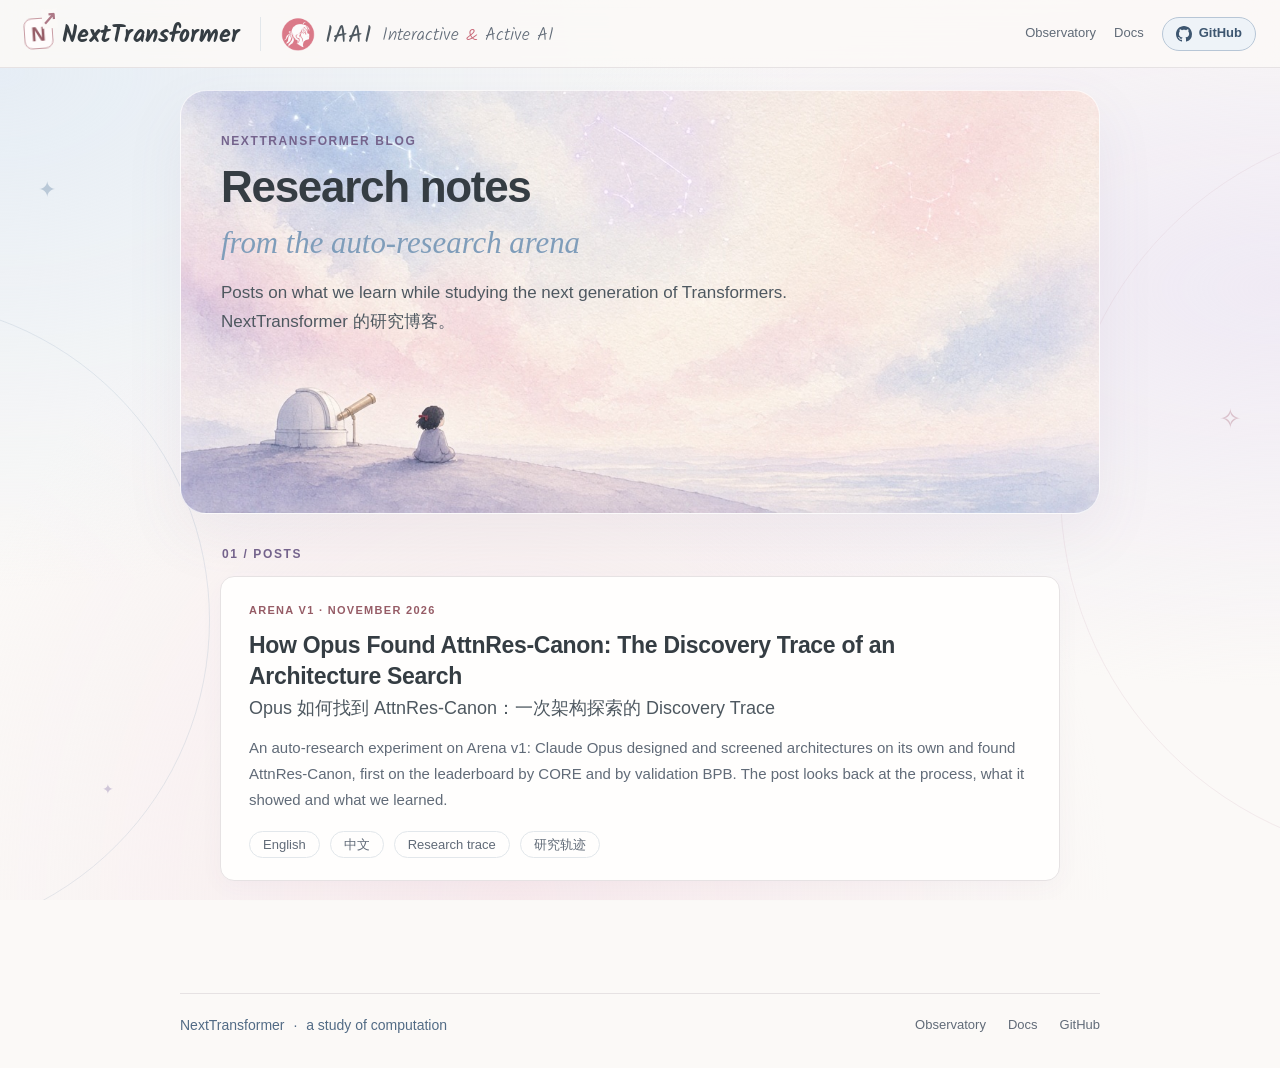
<file: index.html>
<!doctype html>
<html lang="en">
<head>
  <meta charset="utf-8">
  <meta name="viewport" content="width=device-width, initial-scale=1">
  <title>NextTransformer Blog</title>
  <meta name="description" content="Research posts from NextTransformer, the open observatory and auto-research arena for Transformer architectures.">
  <meta property="og:type" content="website">
  <meta property="og:title" content="NextTransformer Blog">
  <meta property="og:description" content="Research posts from NextTransformer, the open observatory and auto-research arena for Transformer architectures.">
  <meta property="og:image" content="https://interactive-active-ai.github.io/NextTransformer/brand/social-preview.jpg">
  <link rel="icon" href="favicon.svg" type="image/svg+xml">
  <!-- The index wears the same look as the posts and borrows the first post's stylesheet and brand assets. -->
  <link rel="stylesheet" href="attnres-canon/styles.css">
  <style>
    .post-head { padding-bottom: 176px; }
    .lead { max-width: 60ch; margin: 16px 0 0; color: var(--ink-soft); font-size: 17px; line-height: 1.7; }
    .posts { max-width: var(--measure); margin: 30px auto 0; }
    .posts > .eyebrow { margin: 0 0 12px 2px; }
    .post-card {
      display: block; padding: 24px 28px 22px; border: 1px solid var(--line); border-radius: 14px; background: var(--surface);
      box-shadow: var(--card-shadow); transition: transform 0.25s ease, box-shadow 0.25s ease;
    }
    .post-card:hover { transform: translateY(-3px); box-shadow: 0 14px 34px #74638C14; }
    .post-card .kicker { margin: 0; color: var(--rose); font-size: 11px; font-weight: 600; letter-spacing: 1.3px; text-transform: uppercase; }
    .post-card h2 { margin: 10px 0 0; font-size: 23px; line-height: 1.35; font-weight: 600; letter-spacing: -0.3px; }
    .post-card h2 + h2 { margin-top: 4px; font-size: 18px; font-weight: 500; color: var(--ink-soft); letter-spacing: 0; }
    .post-card h2 a { color: inherit; text-decoration: none; }
    .post-card h2 a:hover { color: var(--purple); }
    .post-card .summary { margin: 14px 0 16px; color: var(--muted); font-size: 15px; line-height: 1.75; }
    .langs { display: flex; flex-wrap: wrap; gap: 10px; margin: 0; padding: 0; list-style: none; }
    .langs li { margin: 0; }
    .langs li::marker { content: none; }
    .langs a { text-decoration: none; }
    @media (max-width: 760px) {
      .post-head { padding-bottom: 140px; }
      .post-card { padding: 18px 18px 16px; }
      .post-card h2 { font-size: 20px; }
      .post-card h2 + h2 { font-size: 16px; }
    }
  </style>
</head>
<body>
<div class="dream-sky" aria-hidden="true"><i></i><i></i><span>✦</span><span>✧</span><span>✦</span></div>
<header class="topbar">
  <div class="brand-cluster">
    <a class="brand" href="https://interactive-active-ai.github.io/NextTransformer/" aria-label="NextTransformer Observatory"><span class="brand-mark" aria-hidden="true">N<span>↗</span></span><b>NextTransformer</b></a>
    <a class="iaai-brand" href="https://github.com/Interactive-Active-AI" aria-label="IAAI · Interactive &amp; Active AI"><img src="attnres-canon/assets/iaai.png" width="34" height="34" alt="IAAI logo"><b>IAAI</b><span>Interactive <i>&amp;</i> Active AI</span></a>
  </div>
  <nav class="header-actions" aria-label="Site links">
    <a class="header-link" href="https://interactive-active-ai.github.io/NextTransformer/">Observatory</a>
    <a class="header-link" href="https://interactive-active-ai.github.io/NextTransformer/docs/">Docs</a>
    <a class="repo-button" href="https://github.com/Interactive-Active-AI/NextTransformer" aria-label="NextTransformer on GitHub"><svg width="16" height="16" viewBox="0 0 16 16" aria-hidden="true" fill="currentColor"><path d="M8 0C3.58 0 0 3.58 0 8c0 3.54 2.29 6.53 5.47 7.59.4.07.55-.17.55-.38 0-.19-.01-.82-.01-1.49-2.01.37-2.53-.49-2.69-.94-.09-.23-.48-.94-.82-1.13-.28-.15-.68-.52-.01-.53.63-.01 1.08.58 1.23.82.72 1.21 1.87.87 2.33.66.07-.52.28-.87.51-1.07-1.78-.2-3.64-.89-3.64-3.95 0-.87.31-1.59.82-2.15-.08-.2-.36-1.02.08-2.12 0 0 .67-.21 2.2.82.64-.18 1.32-.27 2-.27.68 0 1.36.09 2 .27 1.53-1.04 2.2-.82 2.2-.82.44 1.1.16 1.92.08 2.12.51.56.82 1.27.82 2.15 0 3.07-1.87 3.75-3.65 3.95.29.25.54.73.54 1.48 0 1.07-.01 1.93-.01 2.2 0 .21.15.46.55.38A8.013 8.013 0 0016 8c0-4.42-3.58-8-8-8z"/></svg><span>GitHub</span></a>
  </nav>
</header>

<div class="page">
<main>
  <header class="post-head">
    <p class="eyebrow">NextTransformer Blog</p>
    <h1>Research notes<em>from the auto-research arena</em></h1>
    <p class="lead">Posts on what we learn while studying the next generation of Transformers. <span lang="zh-CN" style="display: block;">NextTransformer 的研究博客。</span></p>
  </header>

  <section class="posts" aria-label="Posts">
    <p class="eyebrow">01 / Posts</p>
    <article class="post-card">
      <p class="kicker">Arena v1 · November 2026</p>
      <h2><a href="attnres-canon/">How Opus Found AttnRes-Canon: The Discovery Trace of an Architecture Search</a></h2>
      <h2 lang="zh-CN"><a href="attnres-canon/zh/">Opus 如何找到 AttnRes-Canon：一次架构探索的 Discovery Trace</a></h2>
      <p class="summary">An auto-research experiment on Arena v1: Claude Opus designed and screened architectures on its own and found AttnRes-Canon, first on the leaderboard by CORE and by validation BPB. The post looks back at the process, what it showed and what we learned.</p>
      <ul class="langs">
        <li><a class="pill" href="attnres-canon/" hreflang="en">English</a></li>
        <li><a class="pill" href="attnres-canon/zh/" hreflang="zh-CN" lang="zh-CN">中文</a></li>
        <li><a class="pill" href="attnres-canon/trace/" hreflang="en">Research trace</a></li>
        <li><a class="pill" href="attnres-canon/zh/trace/" hreflang="zh-CN" lang="zh-CN">研究轨迹</a></li>
      </ul>
    </article>
  </section>
</main>
</div>

<div class="footer-wrap" style="margin-top: 56px;">
<footer class="site-footer">
  <a class="footer-brand" href="https://interactive-active-ai.github.io/NextTransformer/">NextTransformer <span>·</span> a study of computation</a>
  <div><a href="https://interactive-active-ai.github.io/NextTransformer/">Observatory</a><a href="https://interactive-active-ai.github.io/NextTransformer/docs/">Docs</a><a href="https://github.com/Interactive-Active-AI/NextTransformer">GitHub</a></div>
</footer>
</div>
</body>
</html>
</file>
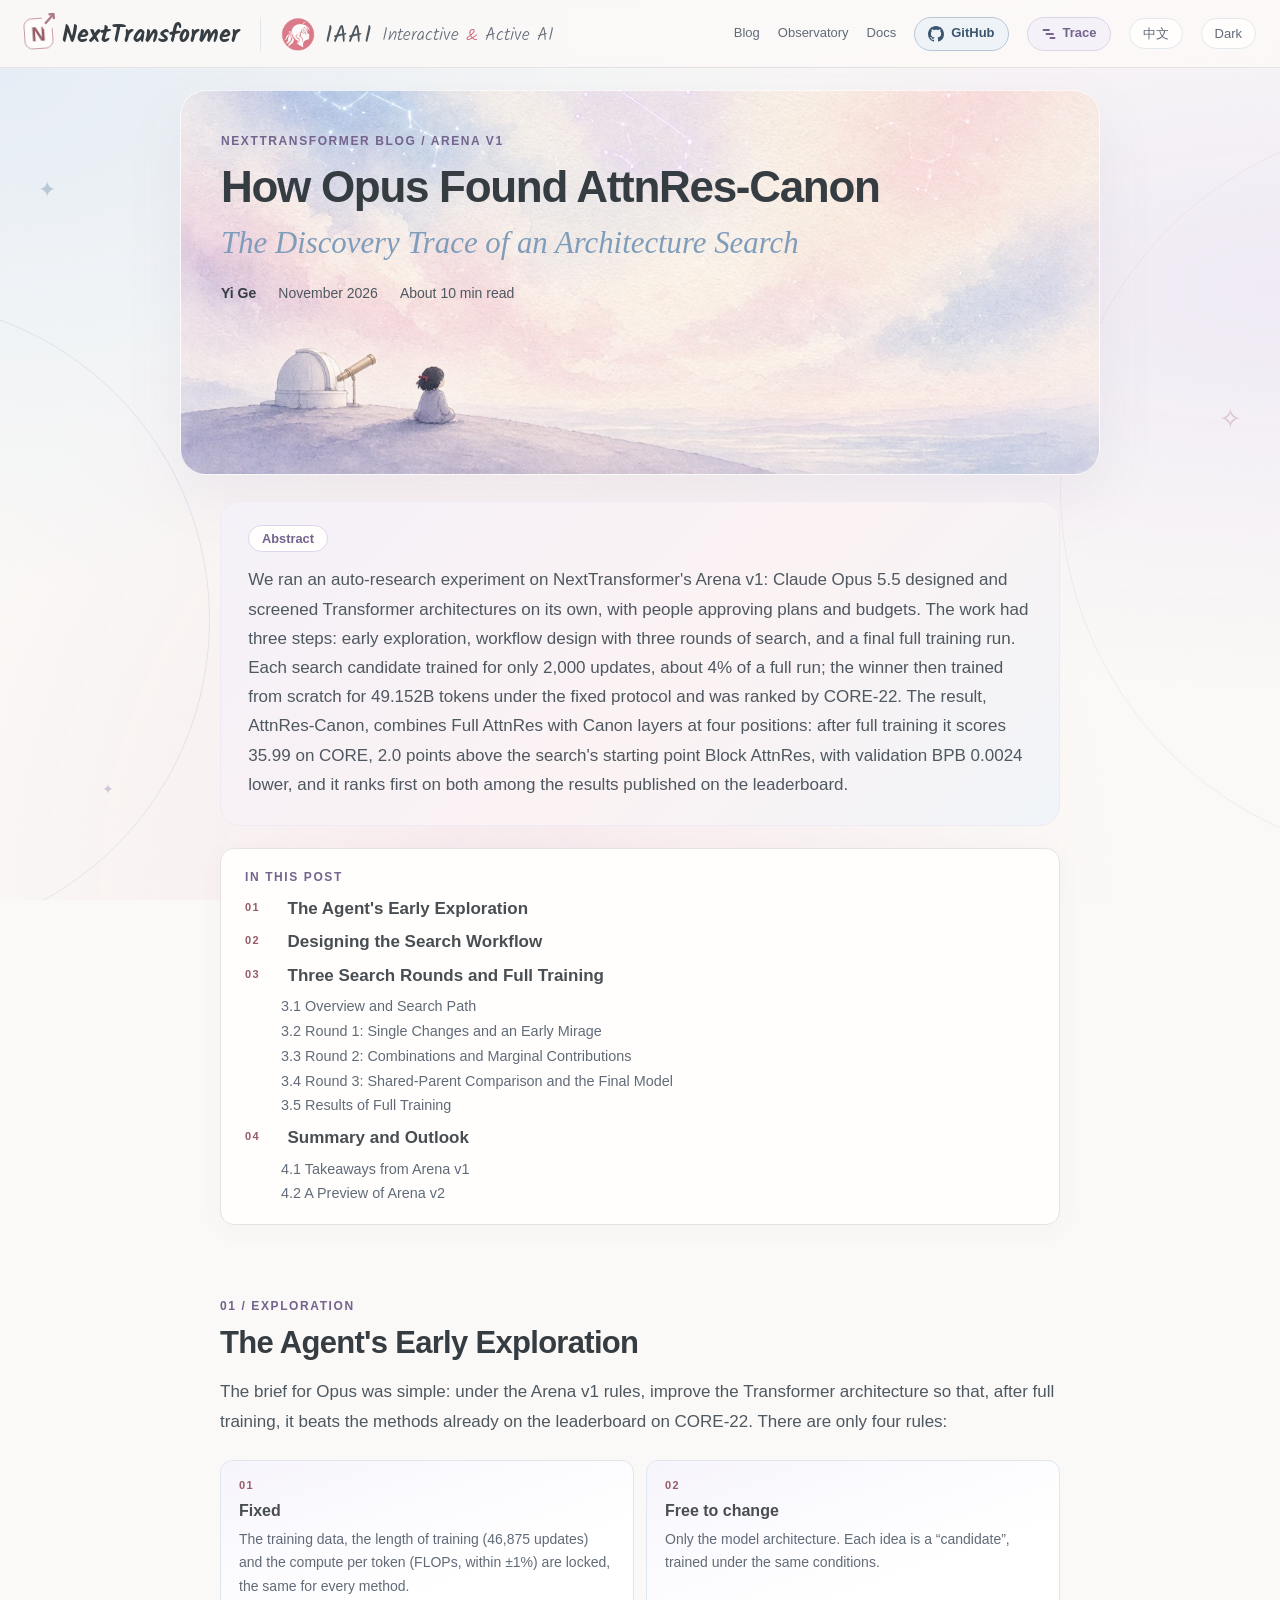
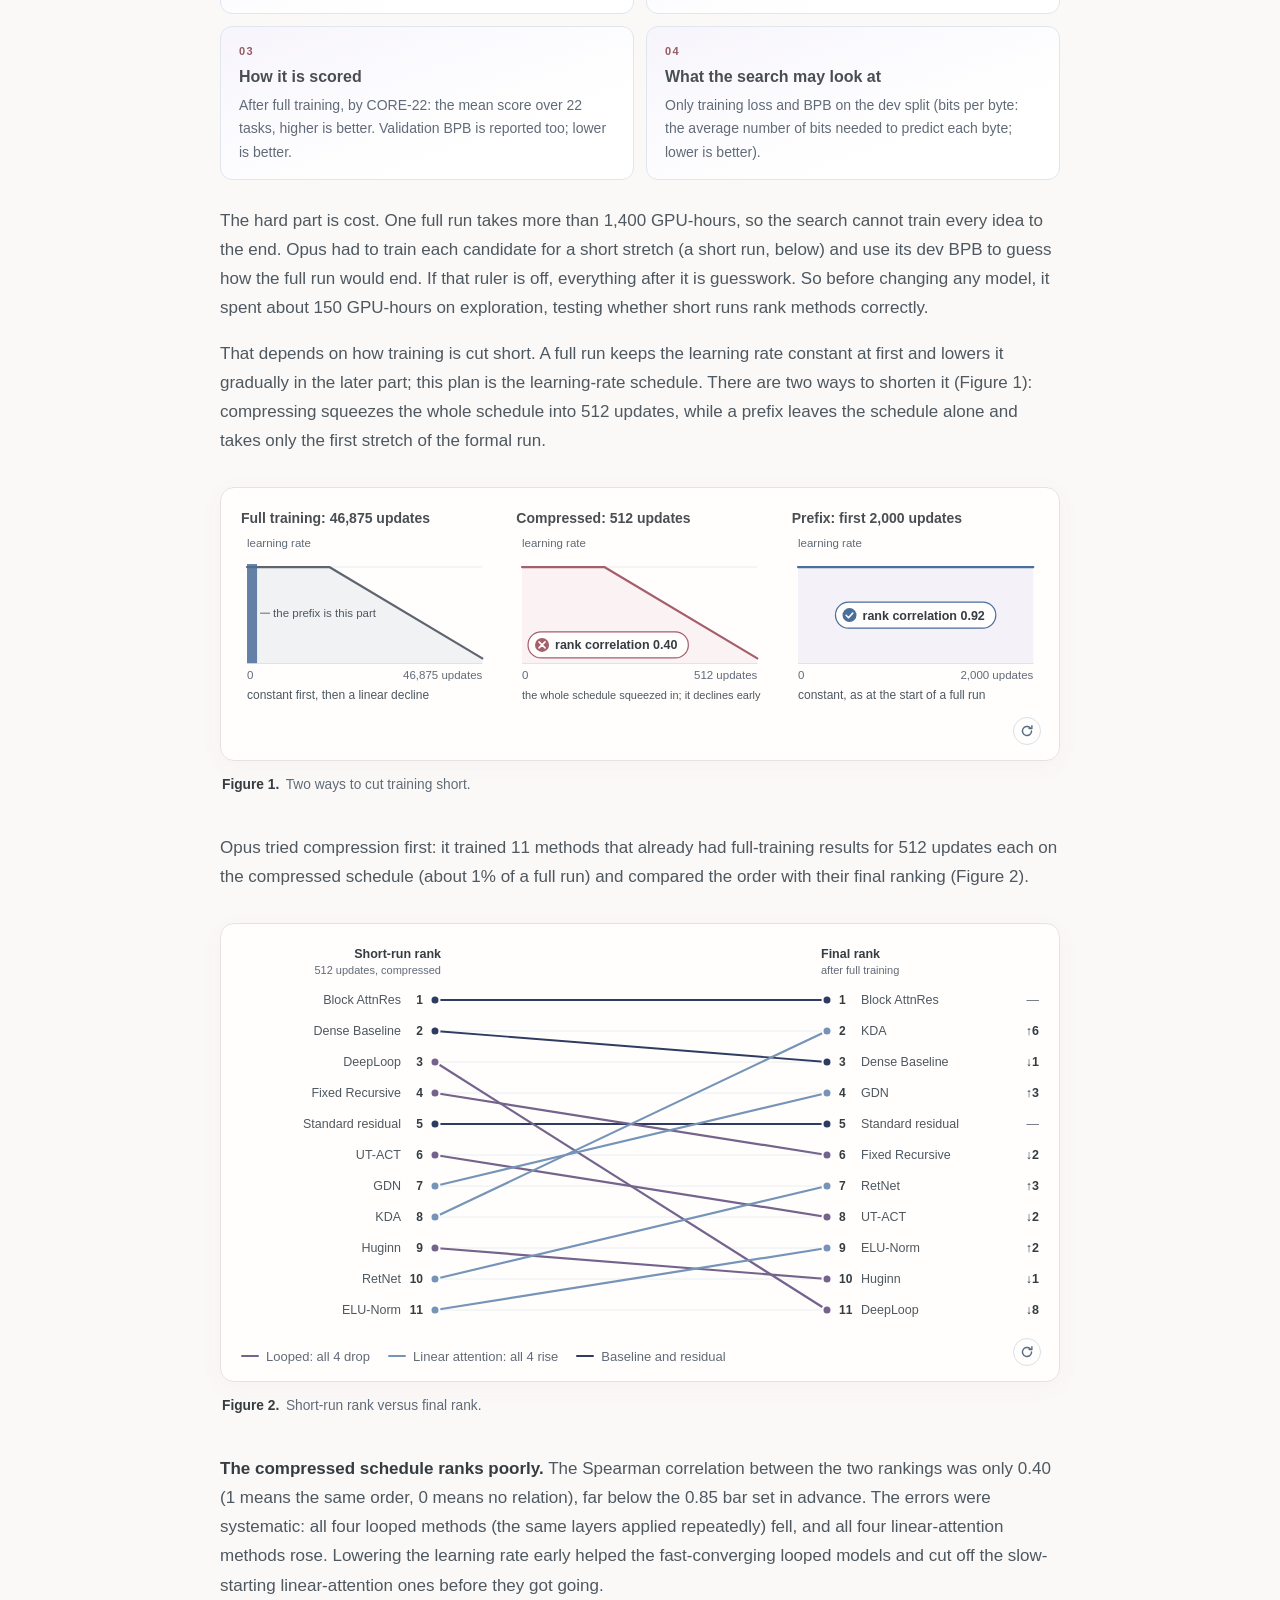
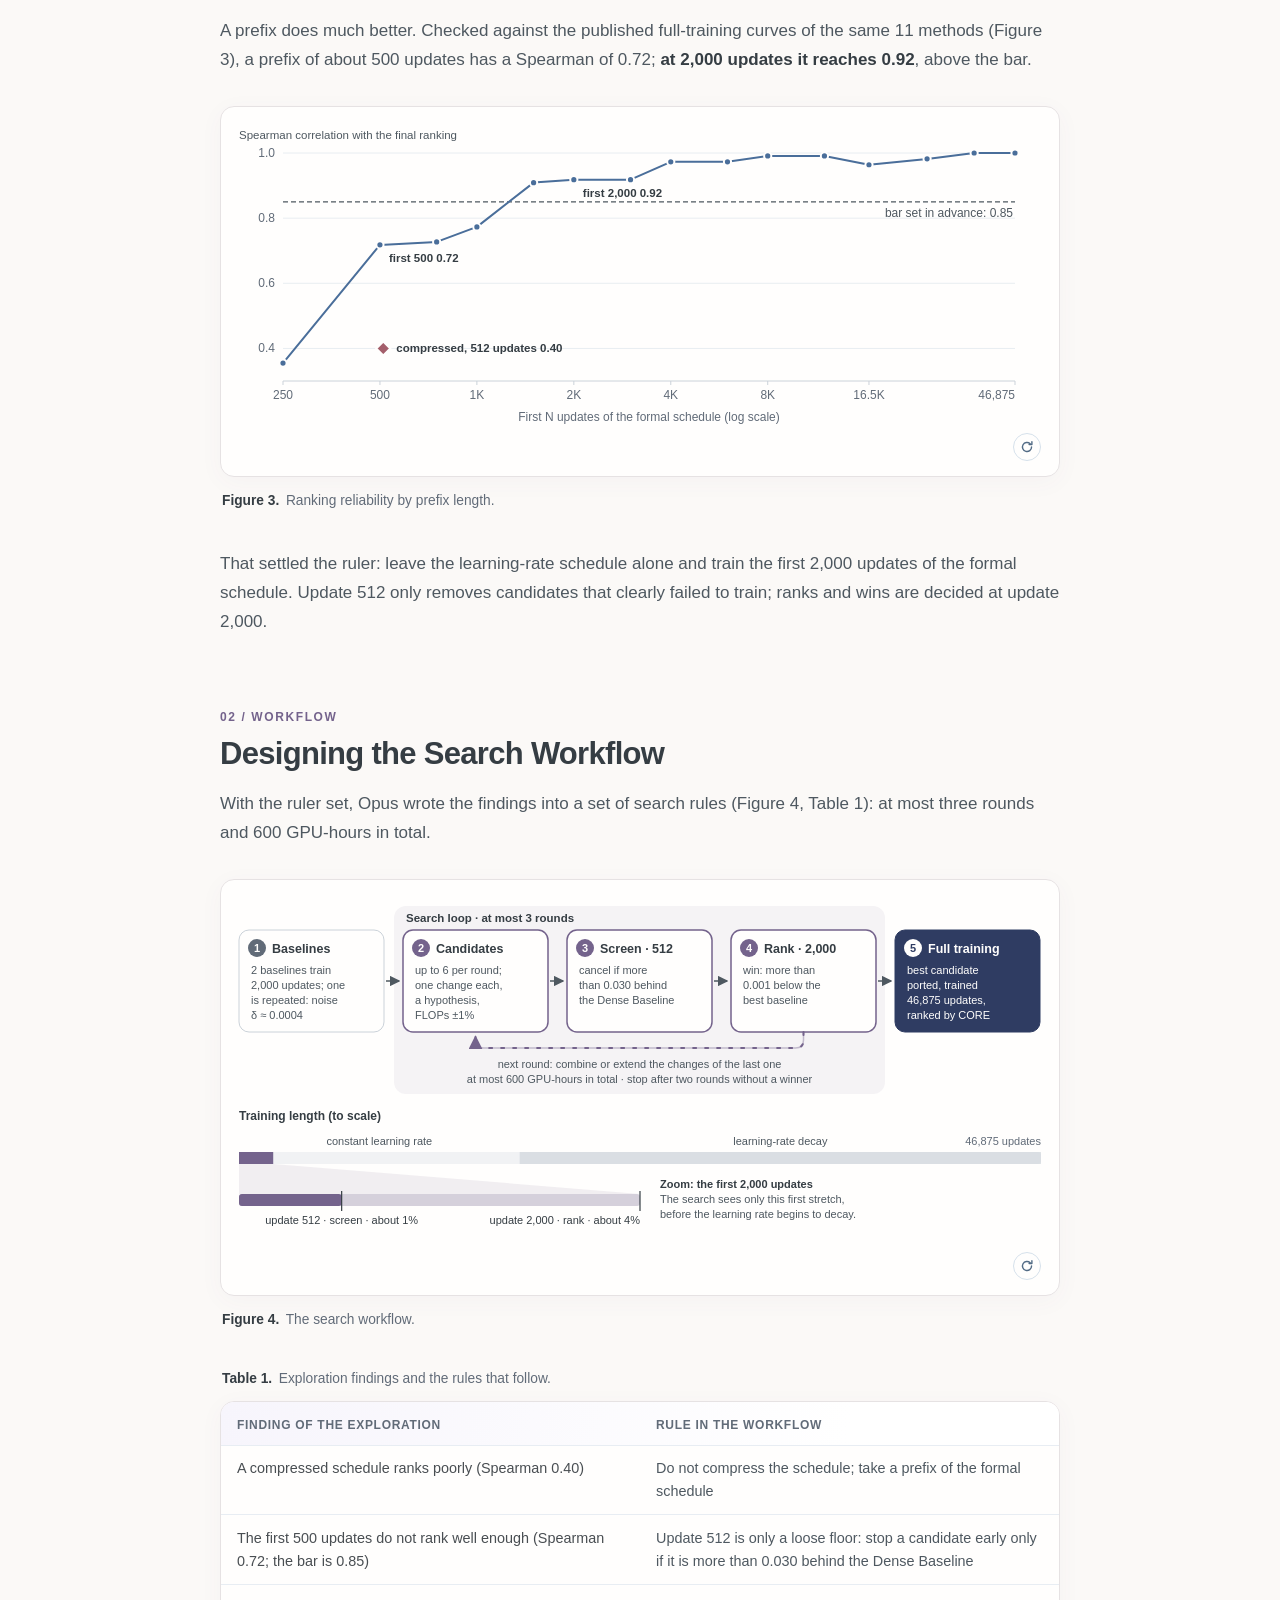
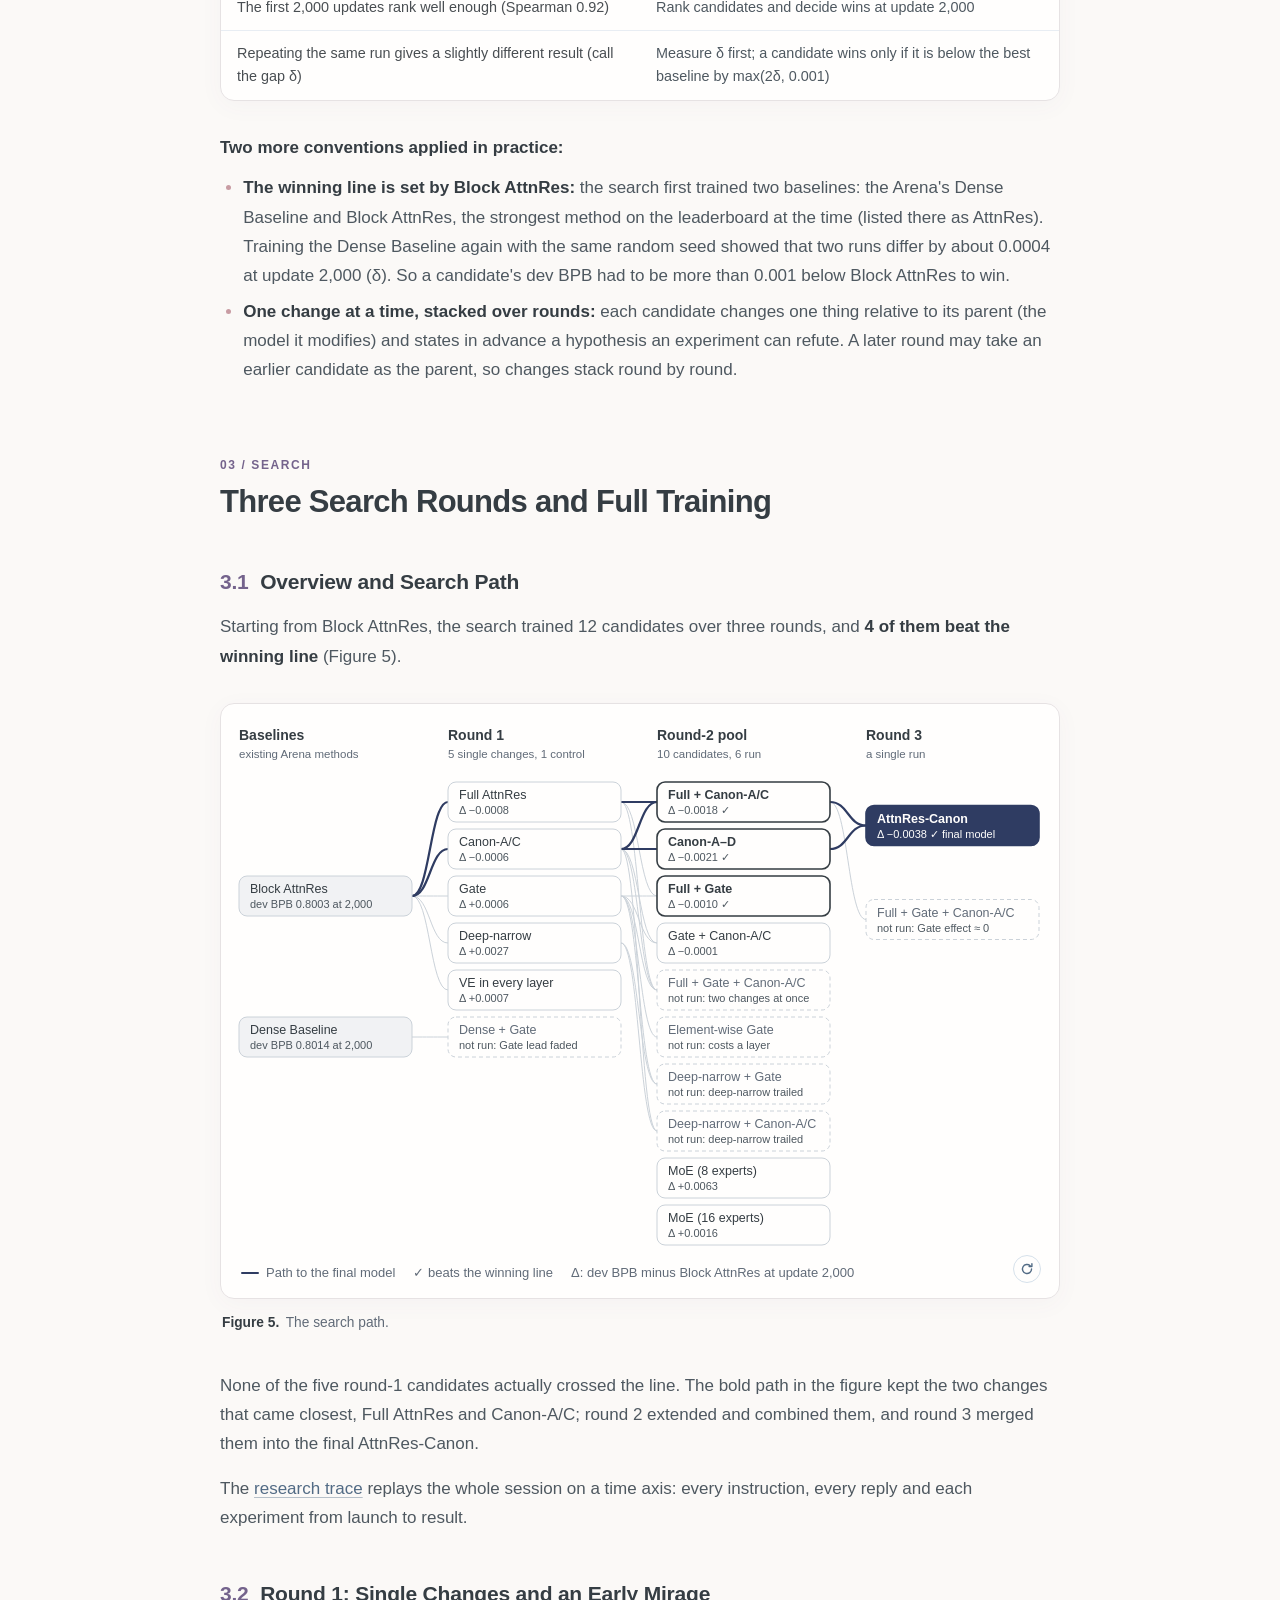
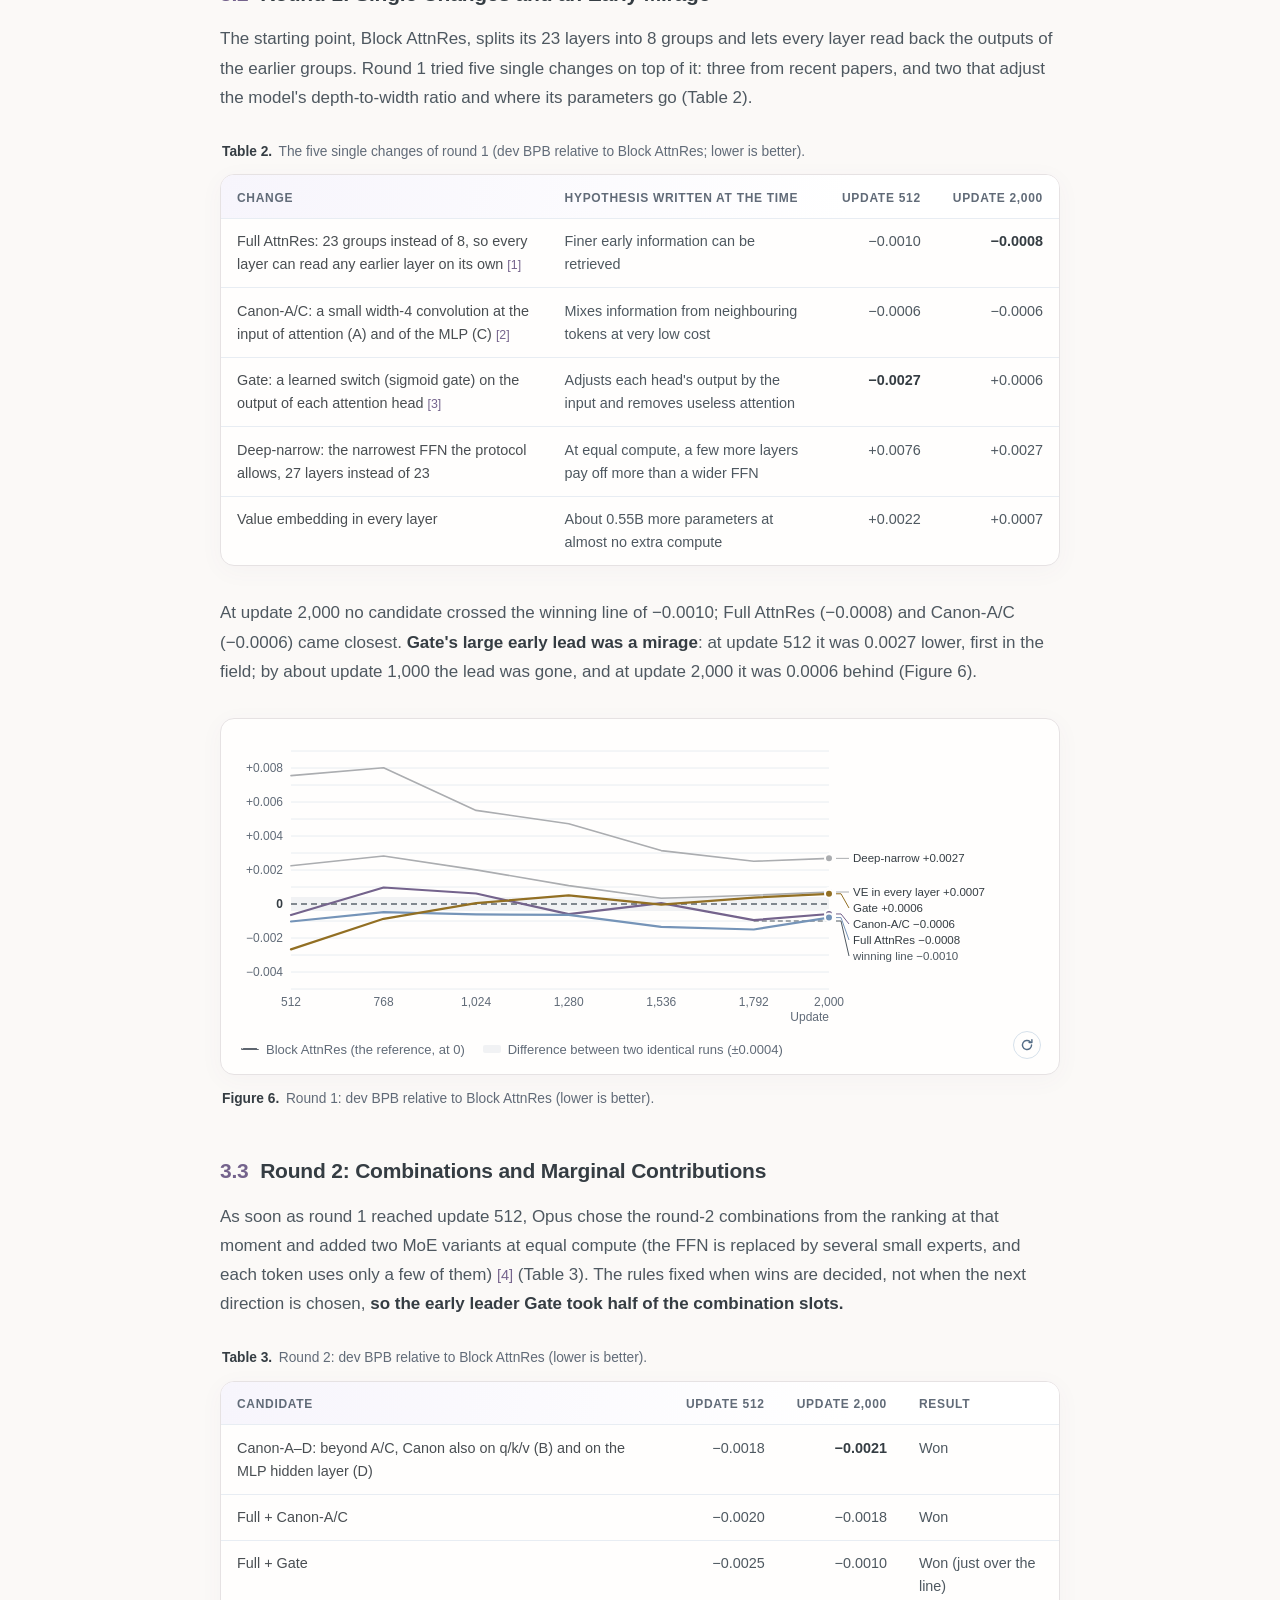
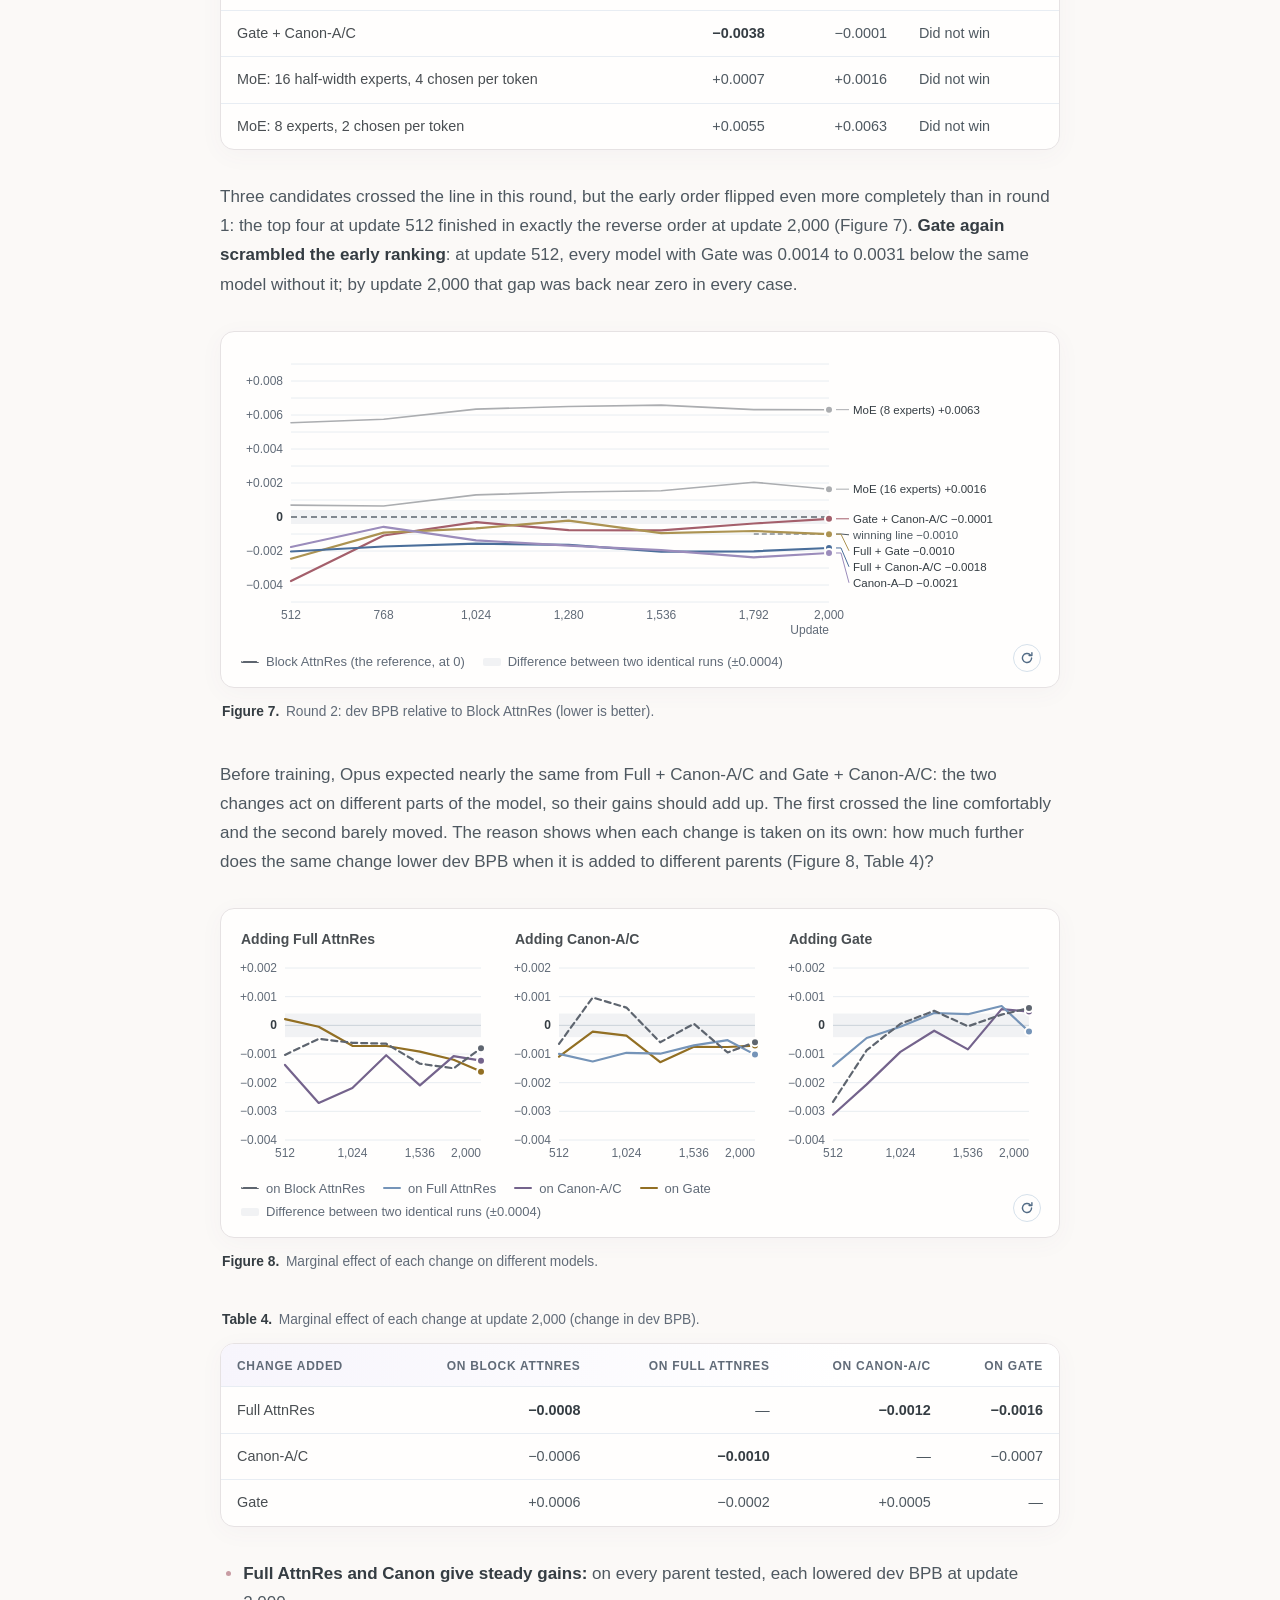
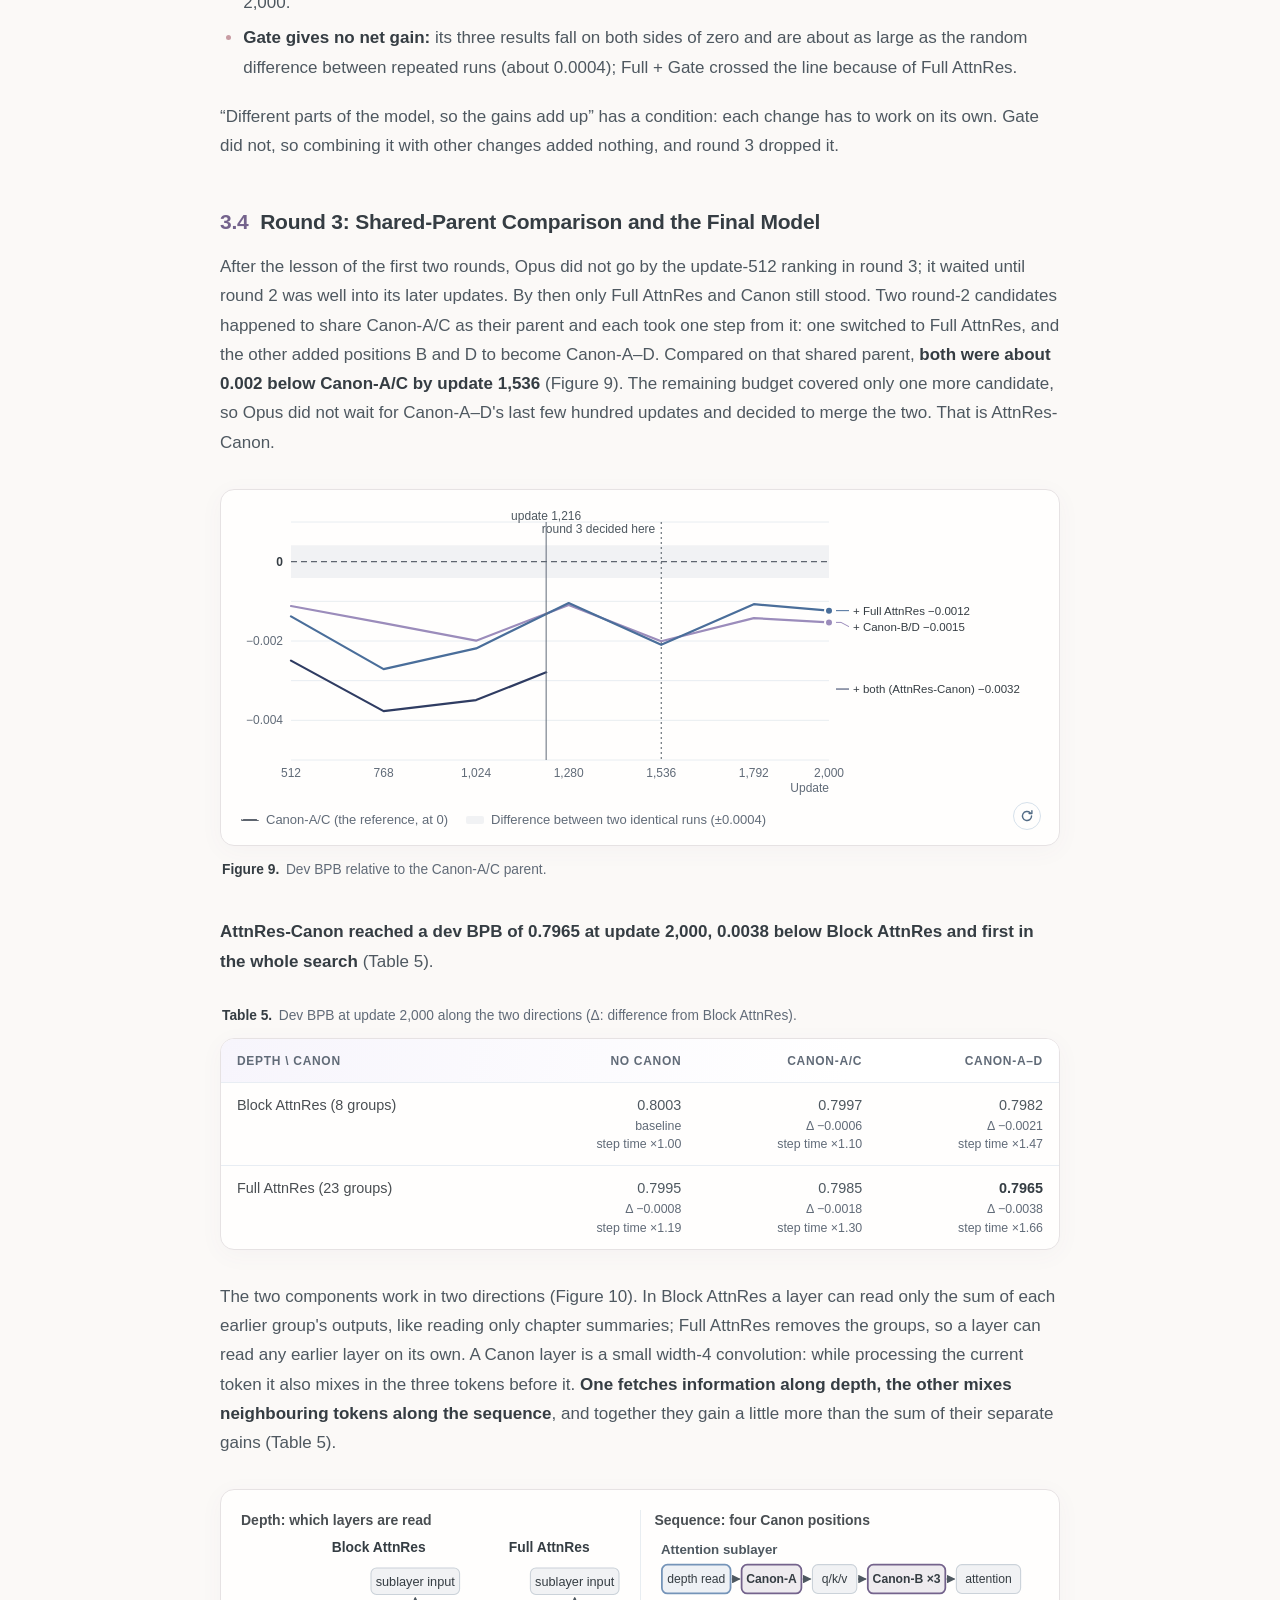
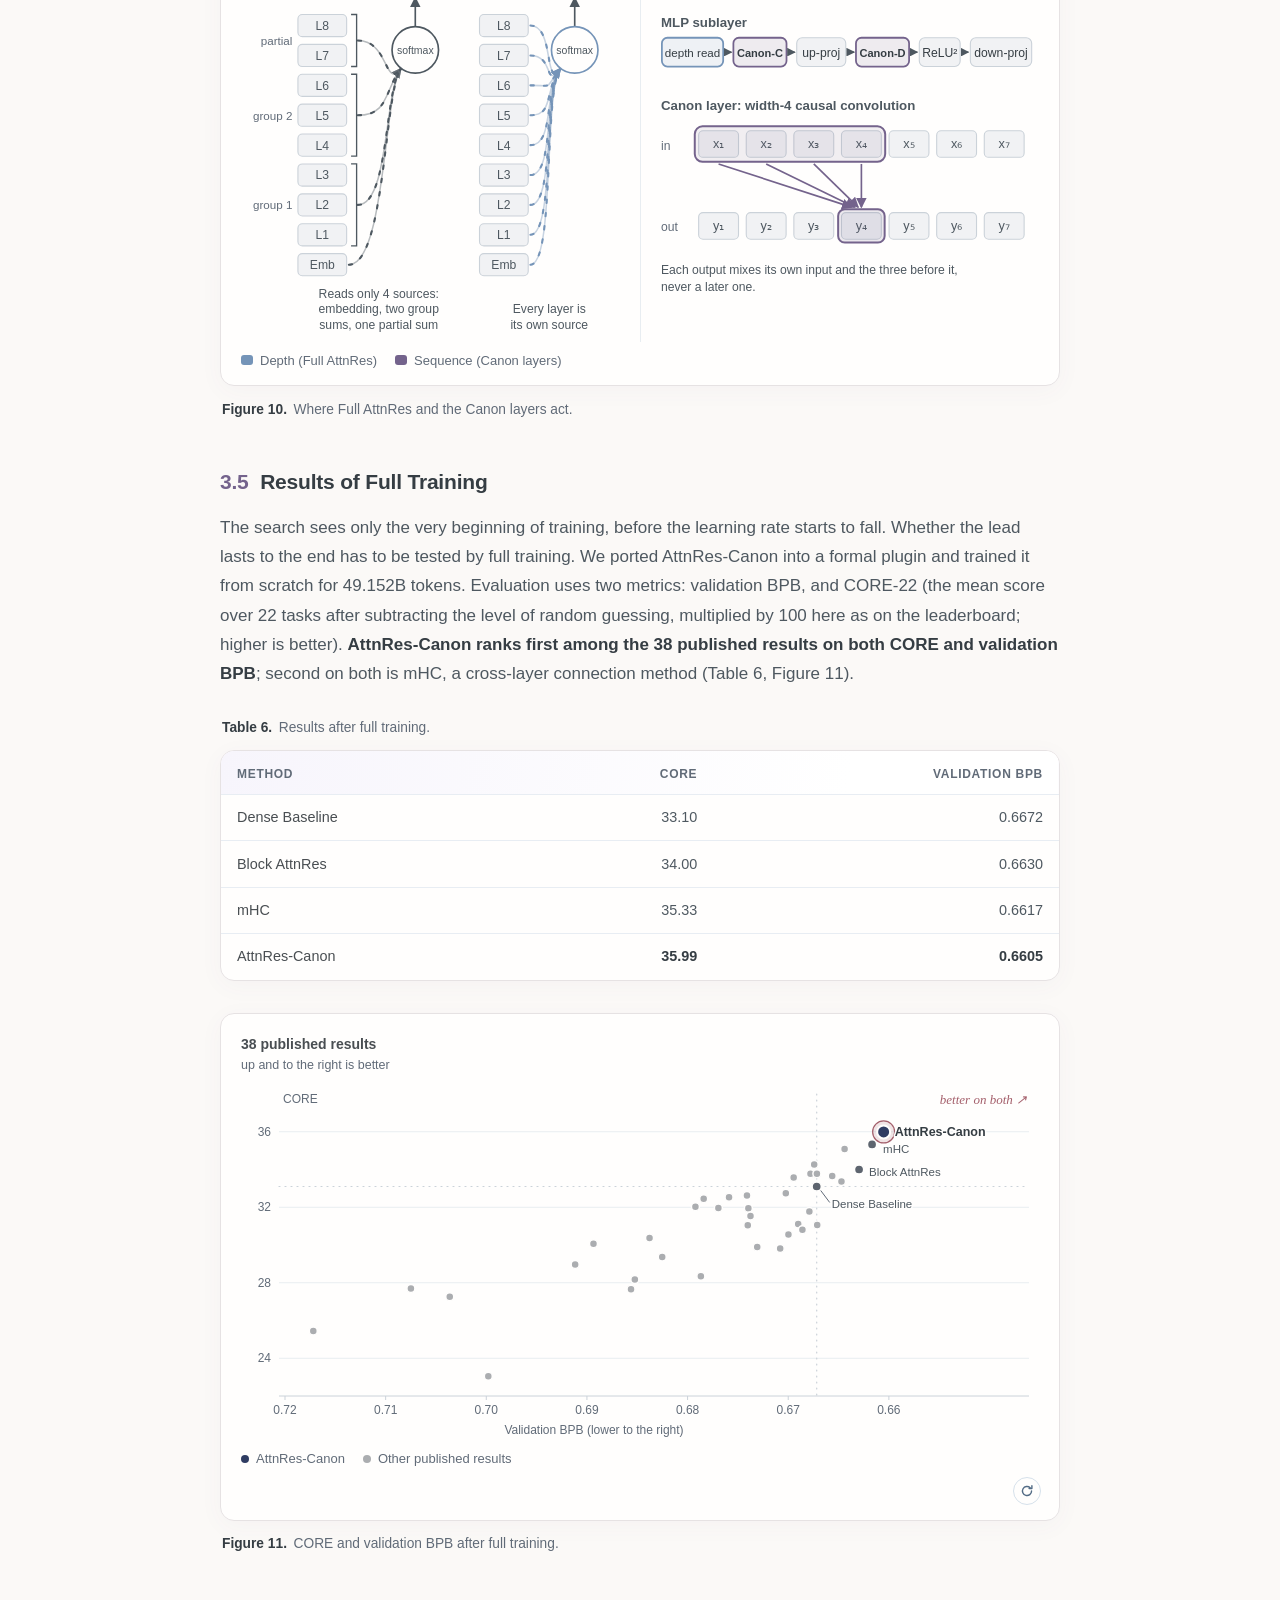
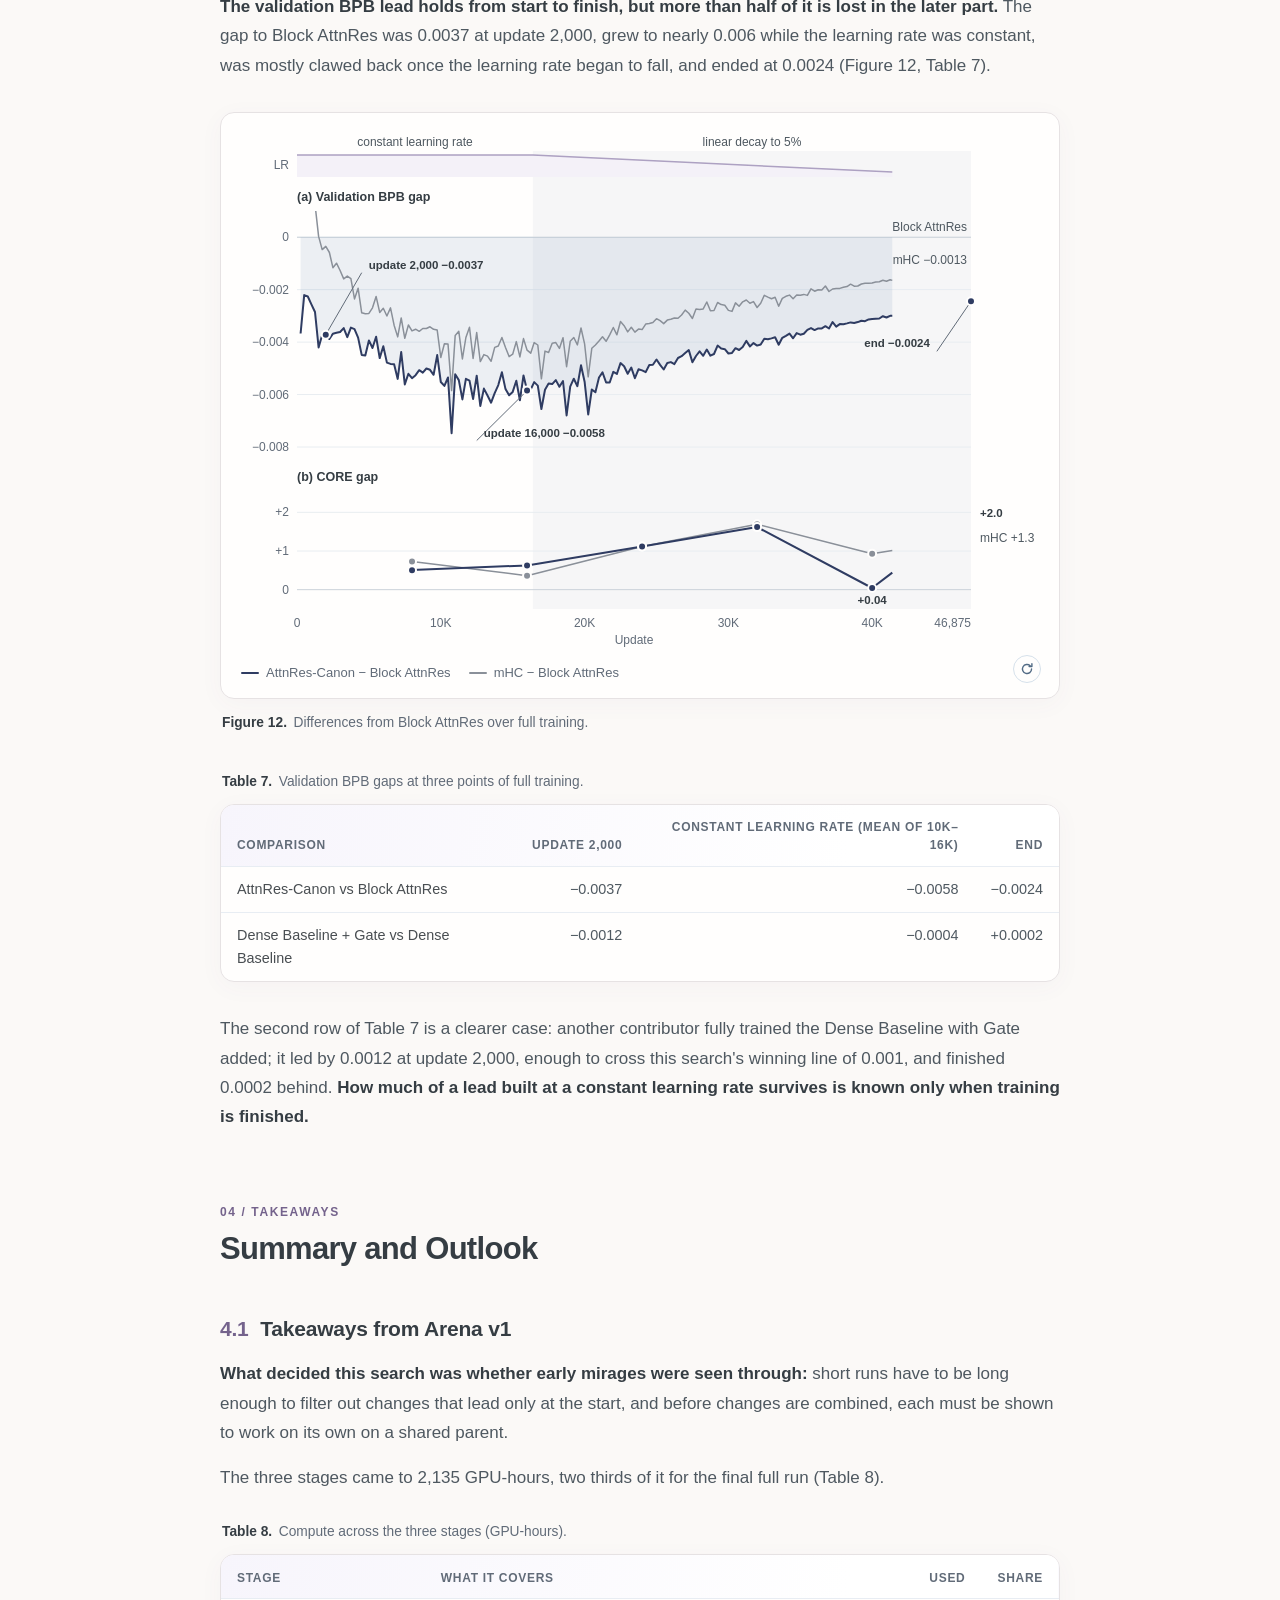
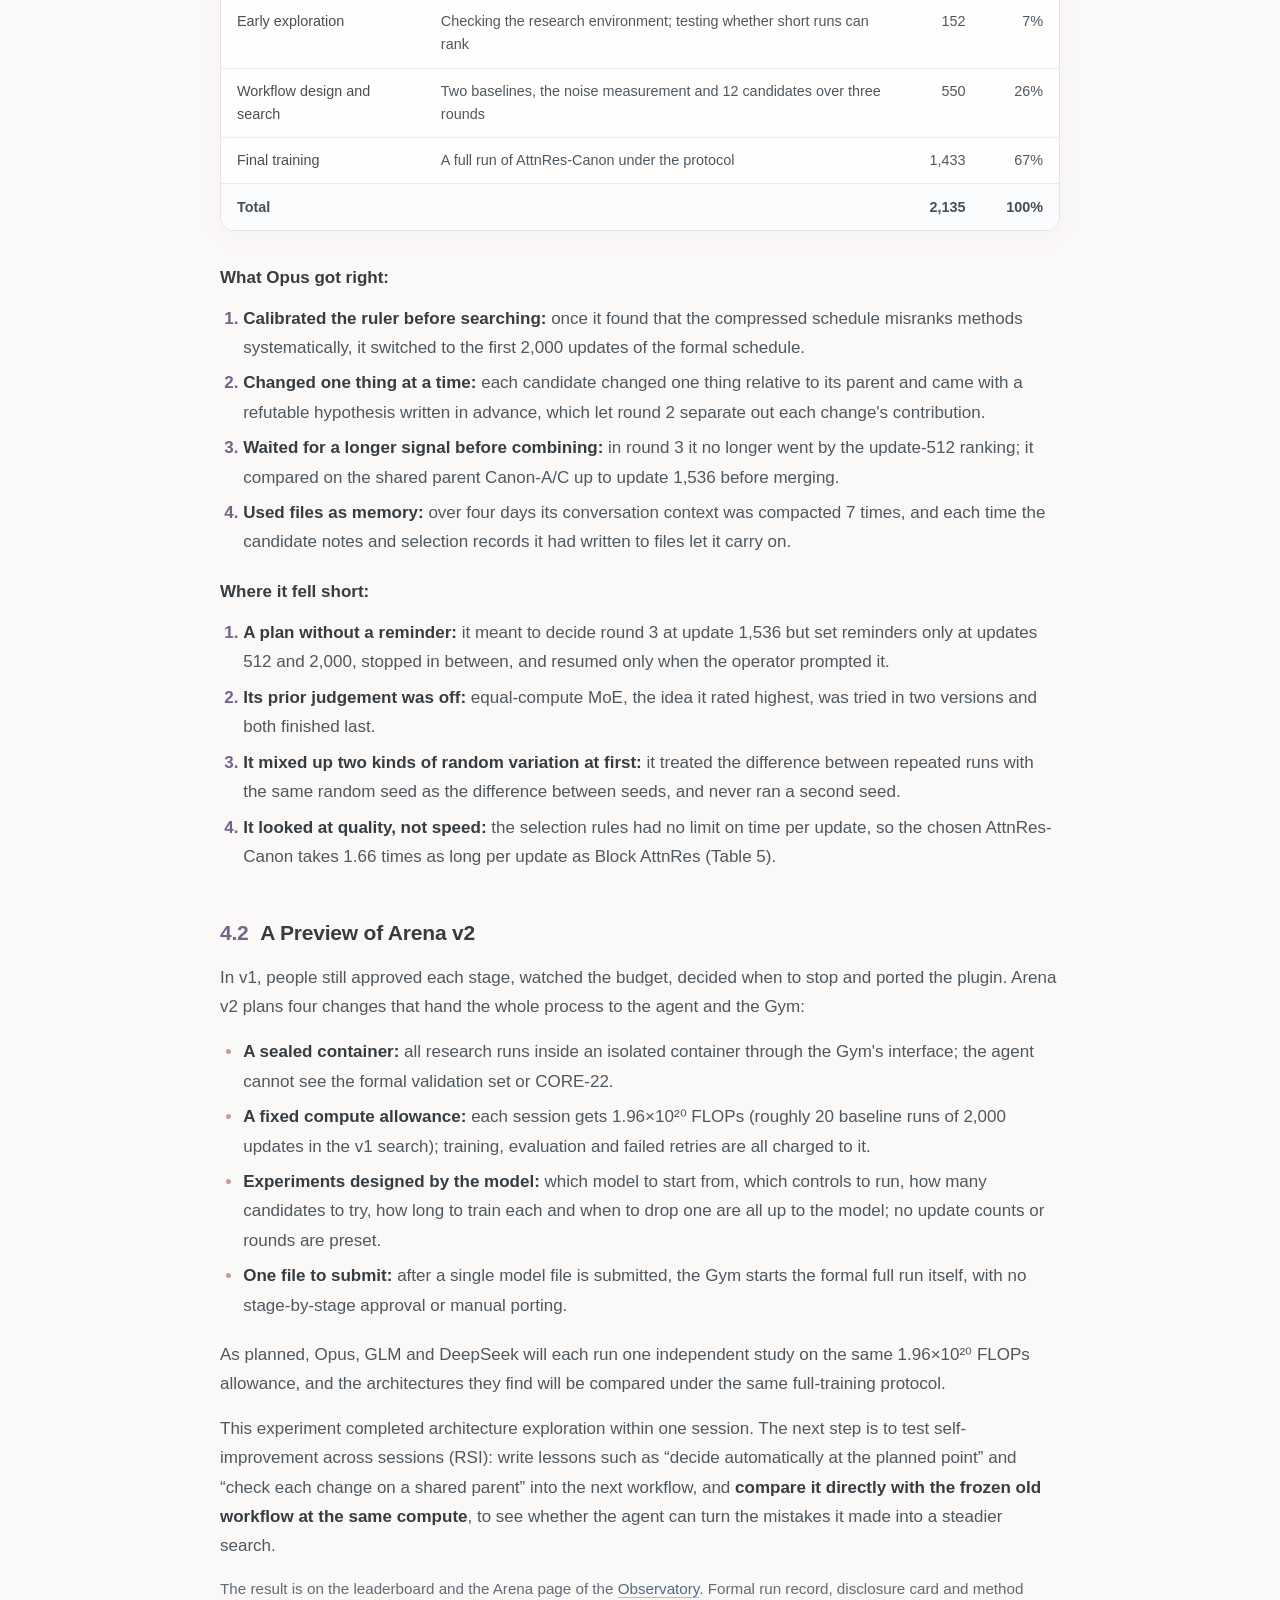
<file: attnres-canon/index.html>
<!doctype html>
<html lang="en">
<head>
  <meta charset="utf-8">
  <meta name="viewport" content="width=device-width, initial-scale=1">
  <title>How Opus Found AttnRes-Canon: The Discovery Trace of an Architecture Search</title>
  <meta name="description" content="We ran an auto-research experiment on NextTransformer's Arena v1: Claude Opus designed and screened architectures on its own and found AttnRes-Canon. This post looks back at the process, what it showed and what we learned.">
  <meta property="og:type" content="article">
  <meta property="og:title" content="How Opus Found AttnRes-Canon: The Discovery Trace of an Architecture Search">
  <meta property="og:description" content="On NextTransformer's Arena v1, Claude Opus designed and screened architectures on its own and found AttnRes-Canon, first on the leaderboard.">
  <meta property="og:image" content="https://interactive-active-ai.github.io/NextTransformer/brand/social-preview.jpg">
  <link rel="icon" href="favicon.svg" type="image/svg+xml">
  <link rel="alternate" hreflang="zh-CN" href="zh/">
  <link rel="stylesheet" href="styles.css">
</head>
<body>
<div class="dream-sky" aria-hidden="true"><i></i><i></i><span>✦</span><span>✧</span><span>✦</span></div>
<div class="progress" aria-hidden="true"><span></span></div>
<header class="topbar">
  <div class="brand-cluster">
    <a class="brand" href="https://interactive-active-ai.github.io/NextTransformer/" aria-label="NextTransformer Observatory"><span class="brand-mark" aria-hidden="true">N<span>↗</span></span><b>NextTransformer</b></a>
    <a class="iaai-brand" href="https://github.com/Interactive-Active-AI" aria-label="IAAI · Interactive &amp; Active AI"><img src="assets/iaai.png" width="34" height="34" alt="IAAI logo"><b>IAAI</b><span>Interactive <i>&amp;</i> Active AI</span></a>
  </div>
  <nav class="header-actions" aria-label="Site links">
    <a class="header-link" href="../">Blog</a>
    <a class="header-link" href="https://interactive-active-ai.github.io/NextTransformer/">Observatory</a>
    <a class="header-link" href="https://interactive-active-ai.github.io/NextTransformer/docs/">Docs</a>
    <a class="repo-button" href="https://github.com/Interactive-Active-AI/NextTransformer" aria-label="NextTransformer on GitHub"><svg width="16" height="16" viewBox="0 0 16 16" aria-hidden="true" fill="currentColor"><path d="M8 0C3.58 0 0 3.58 0 8c0 3.54 2.29 6.53 5.47 7.59.4.07.55-.17.55-.38 0-.19-.01-.82-.01-1.49-2.01.37-2.53-.49-2.69-.94-.09-.23-.48-.94-.82-1.13-.28-.15-.68-.52-.01-.53.63-.01 1.08.58 1.23.82.72 1.21 1.87.87 2.33.66.07-.52.28-.87.51-1.07-1.78-.2-3.64-.89-3.64-3.95 0-.87.31-1.59.82-2.15-.08-.2-.36-1.02.08-2.12 0 0 .67-.21 2.2.82.64-.18 1.32-.27 2-.27.68 0 1.36.09 2 .27 1.53-1.04 2.2-.82 2.2-.82.44 1.1.16 1.92.08 2.12.51.56.82 1.27.82 2.15 0 3.07-1.87 3.75-3.65 3.95.29.25.54.73.54 1.48 0 1.07-.01 1.93-.01 2.2 0 .21.15.46.55.38A8.013 8.013 0 0016 8c0-4.42-3.58-8-8-8z"/></svg><span>GitHub</span></a>
    <a class="trace-button" href="trace/" aria-label="Research trace: the session behind this post on a time axis" title="Research trace"><svg width="16" height="16" viewBox="0 0 16 16" aria-hidden="true" fill="none" stroke="currentColor" stroke-width="1.9" stroke-linecap="round"><path d="M2.5 4h5.5M5.5 8h6.5M9.5 12h4"/></svg><span>Trace</span></a>
    <a class="pill" href="zh/" hreflang="zh-CN" lang="zh-CN">中文</a>
    <button id="theme-toggle" class="pill" type="button" aria-label="Switch between light and dark theme">Dark</button>
  </nav>
</header>

<div class="page">
<nav class="rail" aria-label="Sections">
  <div class="rail-title">IN THIS POST</div>
  <ol>
    <li><a href="#s1"><span>01</span>Exploration</a></li>
    <li><a href="#s2"><span>02</span>Workflow</a></li>
    <li><a href="#s3"><span>03</span>Search and results</a></li>
    <li class="sub"><a href="#s3-1">Search path</a></li>
    <li class="sub"><a href="#s3-2">Round 1</a></li>
    <li class="sub"><a href="#s3-3">Round 2</a></li>
    <li class="sub"><a href="#s3-4">Round 3</a></li>
    <li class="sub"><a href="#s3-5">Full training</a></li>
    <li><a href="#s4"><span>04</span>Summary</a></li>
    <li class="sub"><a href="#s4-1">Arena v1 takeaways</a></li>
    <li class="sub"><a href="#s4-2">Arena v2 preview</a></li>
  </ol>
</nav>

<main id="top">
<article>
  <header class="post-head">
    <p class="eyebrow">NextTransformer Blog / Arena v1</p>
    <h1>How Opus Found AttnRes-Canon<span class="sr">: </span><em>The Discovery Trace of an Architecture Search</em></h1>
    <p class="post-meta"><span>Yi Ge</span><span>November 2026</span><span>About 10 min read</span><a class="trace-button meta-trace" href="trace/"><svg width="16" height="16" viewBox="0 0 16 16" aria-hidden="true" fill="none" stroke="currentColor" stroke-width="1.9" stroke-linecap="round"><path d="M2.5 4h5.5M5.5 8h6.5M9.5 12h4"/></svg><span>Research trace</span></a></p>
  </header>

  <div class="abstract">
    <div class="abstract-label">Abstract</div>
    <p>We ran an auto-research experiment on NextTransformer's Arena v1: Claude Opus 5.5 designed and screened Transformer architectures on its own, with people approving plans and budgets. The work had three steps: early exploration, workflow design with three rounds of search, and a final full training run. Each search candidate trained for only 2,000 updates, about 4% of a full run; the winner then trained from scratch for 49.152B tokens under the fixed protocol and was ranked by CORE-22. The result, AttnRes-Canon, combines Full AttnRes with Canon layers at four positions: after full training it scores 35.99 on CORE, 2.0 points above the search's starting point Block AttnRes, with validation BPB 0.0024 lower, and it ranks first on both among the results published on the leaderboard.</p>
  </div>

  <nav class="toc" aria-label="In this post">
    <div class="toc-title">In this post</div>
    <ol>
      <li><a href="#s1">The Agent's Early Exploration</a></li>
      <li><a href="#s2">Designing the Search Workflow</a></li>
      <li><a href="#s3">Three Search Rounds and Full Training</a></li>
      <li class="sub"><a href="#s3-1">3.1 Overview and Search Path</a></li>
      <li class="sub"><a href="#s3-2">3.2 Round 1: Single Changes and an Early Mirage</a></li>
      <li class="sub"><a href="#s3-3">3.3 Round 2: Combinations and Marginal Contributions</a></li>
      <li class="sub"><a href="#s3-4">3.4 Round 3: Shared-Parent Comparison and the Final Model</a></li>
      <li class="sub"><a href="#s3-5">3.5 Results of Full Training</a></li>
      <li><a href="#s4">Summary and Outlook</a></li>
      <li class="sub"><a href="#s4-1">4.1 Takeaways from Arena v1</a></li>
      <li class="sub"><a href="#s4-2">4.2 A Preview of Arena v2</a></li>
    </ol>
  </nav>


  <!-- 1 -->
  <section id="s1">
    <p class="eyebrow">01 / Exploration</p>
    <h2>The Agent's Early Exploration</h2>

    <p>The brief for Opus was simple: under the Arena v1 rules, improve the Transformer architecture so that, after full training, it beats the methods already on the leaderboard on CORE-22. There are only four rules:</p>

    <div class="cards">
      <div><span>01</span><p class="card-title">Fixed</p><p>The training data, the length of training (46,875 updates) and the compute per token (FLOPs, within ±1%) are locked, the same for every method.</p></div>
      <div><span>02</span><p class="card-title">Free to change</p><p>Only the model architecture. Each idea is a “candidate”, trained under the same conditions.</p></div>
      <div><span>03</span><p class="card-title">How it is scored</p><p>After full training, by CORE-22: the mean score over 22 tasks, higher is better. Validation BPB is reported too; lower is better.</p></div>
      <div><span>04</span><p class="card-title">What the search may look at</p><p>Only training loss and BPB on the dev split (bits per byte: the average number of bits needed to predict each byte; lower is better).</p></div>
    </div>

    <p>The hard part is cost. One full run takes more than 1,400 GPU-hours, so the search cannot train every idea to the end. Opus had to train each candidate for a short stretch (a short run, below) and use its dev BPB to guess how the full run would end. If that ruler is off, everything after it is guesswork. So before changing any model, it spent about 150 GPU-hours on exploration, testing whether short runs rank methods correctly.</p>

    <p>That depends on how training is cut short. A full run keeps the learning rate constant at first and lowers it gradually in the later part; this plan is the learning-rate schedule. There are two ways to shorten it (Figure 1): compressing squeezes the whole schedule into 512 updates, while a prefix leaves the schedule alone and takes only the first stretch of the formal run.</p>

    <figure class="wide" id="fig-shorten">
      <div class="fig-body" data-figure="shorten"></div>
      <figcaption><strong>Figure 1.</strong> Two ways to cut training short.</figcaption>
    </figure>

    <p>Opus tried compression first: it trained 11 methods that already had full-training results for 512 updates each on the compressed schedule (about 1% of a full run) and compared the order with their final ranking (Figure 2).</p>

    <figure class="wide" id="fig-proxy">
      <div class="fig-body" data-figure="slope"></div>
      <figcaption><strong>Figure 2.</strong> Short-run rank versus final rank.</figcaption>
    </figure>

    <p><strong>The compressed schedule ranks poorly.</strong> The Spearman correlation between the two rankings was only 0.40 (1 means the same order, 0 means no relation), far below the 0.85 bar set in advance. The errors were systematic: all four looped methods (the same layers applied repeatedly) fell, and all four linear-attention methods rose. Lowering the learning rate early helped the fast-converging looped models and cut off the slow-starting linear-attention ones before they got going.</p>

    <p>A prefix does much better. Checked against the published full-training curves of the same 11 methods (Figure 3), a prefix of about 500 updates has a Spearman of 0.72; <strong>at 2,000 updates it reaches 0.92</strong>, above the bar.</p>

    <figure class="wide" id="fig-backtest">
      <div class="fig-body" data-figure="backtest"></div>
      <figcaption><strong>Figure 3.</strong> Ranking reliability by prefix length.</figcaption>
    </figure>

    <p>That settled the ruler: leave the learning-rate schedule alone and train the first 2,000 updates of the formal schedule. Update 512 only removes candidates that clearly failed to train; ranks and wins are decided at update 2,000.</p>
  </section>

  <!-- 2 -->
  <section id="s2">
    <p class="eyebrow">02 / Workflow</p>
    <h2>Designing the Search Workflow</h2>

    <p>With the ruler set, Opus wrote the findings into a set of search rules (Figure 4, Table 1): at most three rounds and 600 GPU-hours in total.</p>

    <figure class="wide" id="fig-workflow">
      <div class="fig-body" data-figure="workflow"></div>
      <figcaption><strong>Figure 4.</strong> The search workflow.</figcaption>
    </figure>

    <figure class="tbl wide" id="tab-rules">
      <figcaption><strong>Table 1.</strong> Exploration findings and the rules that follow.</figcaption>
      <div class="table-wrap">
      <table class="plain">
        <thead><tr><th>Finding of the exploration</th><th>Rule in the workflow</th></tr></thead>
        <tbody>
          <tr><td>A compressed schedule ranks poorly (Spearman 0.40)</td><td>Do not compress the schedule; take a prefix of the formal schedule</td></tr>
          <tr><td>The first 500 updates do not rank well enough (Spearman 0.72; the bar is 0.85)</td><td>Update 512 is only a loose floor: stop a candidate early only if it is more than 0.030 behind the Dense Baseline</td></tr>
          <tr><td>The first 2,000 updates rank well enough (Spearman 0.92)</td><td>Rank candidates and decide wins at update 2,000</td></tr>
          <tr><td>Repeating the same run gives a slightly different result (call the gap δ)</td><td>Measure δ first; a candidate wins only if it is below the best baseline by max(2δ, 0.001)</td></tr>
        </tbody>
      </table>
      </div>
    </figure>

    <p class="list-lead">Two more conventions applied in practice:</p>

    <ul>
      <li><strong>The winning line is set by Block AttnRes:</strong> the search first trained two baselines: the Arena's Dense Baseline and Block AttnRes, the strongest method on the leaderboard at the time (listed there as AttnRes). Training the Dense Baseline again with the same random seed showed that two runs differ by about 0.0004 at update 2,000 (δ). So a candidate's dev BPB had to be more than 0.001 below Block AttnRes to win.</li>
      <li><strong>One change at a time, stacked over rounds:</strong> each candidate changes one thing relative to its parent (the model it modifies) and states in advance a hypothesis an experiment can refute. A later round may take an earlier candidate as the parent, so changes stack round by round.</li>
    </ul>
  </section>

  <!-- 3 -->
  <section id="s3">
    <p class="eyebrow">03 / Search</p>
    <h2>Three Search Rounds and Full Training</h2>

    <h3 id="s3-1"><span class="no">3.1</span>Overview and Search Path</h3>

    <p>Starting from Block AttnRes, the search trained 12 candidates over three rounds, and <strong>4 of them beat the winning line</strong> (Figure 5).</p>

    <figure class="wide" id="fig-lineage">
      <div class="fig-body" data-figure="lineage"></div>
      <figcaption><strong>Figure 5.</strong> The search path.</figcaption>
    </figure>

    <p>None of the five round-1 candidates actually crossed the line. The bold path in the figure kept the two changes that came closest, Full AttnRes and Canon-A/C; round 2 extended and combined them, and round 3 merged them into the final AttnRes-Canon.</p>

    <p>The <a href="trace/">research trace</a> replays the whole session on a time axis: every instruction, every reply and each experiment from launch to result.</p>

    <h3 id="s3-2"><span class="no">3.2</span>Round 1: Single Changes and an Early Mirage</h3>

    <p>The starting point, Block AttnRes, splits its 23 layers into 8 groups and lets every layer read back the outputs of the earlier groups. Round 1 tried five single changes on top of it: three from recent papers, and two that adjust the model's depth-to-width ratio and where its parameters go (Table 2).</p>

    <figure class="tbl wide" id="tab-round1">
      <figcaption><strong>Table 2.</strong> The five single changes of round 1 (dev BPB relative to Block AttnRes; lower is better).</figcaption>
      <div class="table-wrap">
      <table>
        <thead><tr><th>Change</th><th>Hypothesis written at the time</th><th class="num nw">Update 512</th><th class="num nw">Update 2,000</th></tr></thead>
        <tbody>
          <tr><td>Full AttnRes: 23 groups instead of 8, so every layer can read any earlier layer on its own <a class="cite" href="#ref-1">[1]</a></td><td>Finer early information can be retrieved</td><td class="num">−0.0010</td><td class="num"><strong>−0.0008</strong></td></tr>
          <tr><td>Canon-A/C: a small width-4 convolution at the input of attention (A) and of the MLP (C) <a class="cite" href="#ref-2">[2]</a></td><td>Mixes information from neighbouring tokens at very low cost</td><td class="num">−0.0006</td><td class="num">−0.0006</td></tr>
          <tr><td>Gate: a learned switch (sigmoid gate) on the output of each attention head <a class="cite" href="#ref-3">[3]</a></td><td>Adjusts each head's output by the input and removes useless attention</td><td class="num"><strong>−0.0027</strong></td><td class="num">+0.0006</td></tr>
          <tr><td>Deep-narrow: the narrowest FFN the protocol allows, 27 layers instead of 23</td><td>At equal compute, a few more layers pay off more than a wider FFN</td><td class="num">+0.0076</td><td class="num">+0.0027</td></tr>
          <tr><td>Value embedding in every layer</td><td>About 0.55B more parameters at almost no extra compute</td><td class="num">+0.0022</td><td class="num">+0.0007</td></tr>
        </tbody>
      </table>
      </div>
    </figure>

    <p>At update 2,000 no candidate crossed the winning line of −0.0010; Full AttnRes (−0.0008) and Canon-A/C (−0.0006) came closest. <strong>Gate's large early lead was a mirage</strong>: at update 512 it was 0.0027 lower, first in the field; by about update 1,000 the lead was gone, and at update 2,000 it was 0.0006 behind (Figure 6).</p>

    <figure class="wide" id="fig-round1">
      <div class="fig-body" data-figure="round1"></div>
      <figcaption><strong>Figure 6.</strong> Round 1: dev BPB relative to Block AttnRes (lower is better).</figcaption>
    </figure>

    <h3 id="s3-3"><span class="no">3.3</span>Round 2: Combinations and Marginal Contributions</h3>

    <p>As soon as round 1 reached update 512, Opus chose the round-2 combinations from the ranking at that moment and added two MoE variants at equal compute (the FFN is replaced by several small experts, and each token uses only a few of them) <a class="cite" href="#ref-4">[4]</a> (Table 3). The rules fixed when wins are decided, not when the next direction is chosen, <strong>so the early leader Gate took half of the combination slots.</strong></p>

    <figure class="tbl wide" id="tab-round2">
      <figcaption><strong>Table 3.</strong> Round 2: dev BPB relative to Block AttnRes (lower is better).</figcaption>
      <div class="table-wrap">
      <table>
        <thead><tr><th>Candidate</th><th class="num nw">Update 512</th><th class="num nw">Update 2,000</th><th>Result</th></tr></thead>
        <tbody>
          <tr><td>Canon-A–D: beyond A/C, Canon also on q/k/v (B) and on the MLP hidden layer (D)</td><td class="num">−0.0018</td><td class="num"><strong>−0.0021</strong></td><td>Won</td></tr>
          <tr><td>Full + Canon-A/C</td><td class="num">−0.0020</td><td class="num">−0.0018</td><td>Won</td></tr>
          <tr><td>Full + Gate</td><td class="num">−0.0025</td><td class="num">−0.0010</td><td>Won (just over the line)</td></tr>
          <tr><td>Gate + Canon-A/C</td><td class="num"><strong>−0.0038</strong></td><td class="num">−0.0001</td><td>Did not win</td></tr>
          <tr><td>MoE: 16 half-width experts, 4 chosen per token</td><td class="num">+0.0007</td><td class="num">+0.0016</td><td>Did not win</td></tr>
          <tr><td>MoE: 8 experts, 2 chosen per token</td><td class="num">+0.0055</td><td class="num">+0.0063</td><td>Did not win</td></tr>
        </tbody>
      </table>
      </div>
    </figure>

    <p>Three candidates crossed the line in this round, but the early order flipped even more completely than in round 1: the top four at update 512 finished in exactly the reverse order at update 2,000 (Figure 7). <strong>Gate again scrambled the early ranking</strong>: at update 512, every model with Gate was 0.0014 to 0.0031 below the same model without it; by update 2,000 that gap was back near zero in every case.</p>

    <figure class="wide" id="fig-round2">
      <div class="fig-body" data-figure="round2"></div>
      <figcaption><strong>Figure 7.</strong> Round 2: dev BPB relative to Block AttnRes (lower is better).</figcaption>
    </figure>

    <p>Before training, Opus expected nearly the same from Full + Canon-A/C and Gate + Canon-A/C: the two changes act on different parts of the model, so their gains should add up. The first crossed the line comfortably and the second barely moved. The reason shows when each change is taken on its own: how much further does the same change lower dev BPB when it is added to different parents (Figure 8, Table 4)?</p>

    <figure class="wide" id="fig-marginal">
      <div class="fig-body" data-figure="marginal"></div>
      <figcaption><strong>Figure 8.</strong> Marginal effect of each change on different models.</figcaption>
    </figure>

    <figure class="tbl wide" id="tab-marginal">
      <figcaption><strong>Table 4.</strong> Marginal effect of each change at update 2,000 (change in dev BPB).</figcaption>
      <div class="table-wrap">
      <table>
        <thead><tr><th>Change added</th><th class="num">On Block AttnRes</th><th class="num">On Full AttnRes</th><th class="num">On Canon-A/C</th><th class="num">On Gate</th></tr></thead>
        <tbody>
          <tr><td>Full AttnRes</td><td class="num"><strong>−0.0008</strong></td><td class="num">—</td><td class="num"><strong>−0.0012</strong></td><td class="num"><strong>−0.0016</strong></td></tr>
          <tr><td>Canon-A/C</td><td class="num">−0.0006</td><td class="num"><strong>−0.0010</strong></td><td class="num">—</td><td class="num">−0.0007</td></tr>
          <tr><td>Gate</td><td class="num">+0.0006</td><td class="num">−0.0002</td><td class="num">+0.0005</td><td class="num">—</td></tr>
        </tbody>
      </table>
      </div>
    </figure>

    <ul>
      <li><strong>Full AttnRes and Canon give steady gains:</strong> on every parent tested, each lowered dev BPB at update 2,000.</li>
      <li><strong>Gate gives no net gain:</strong> its three results fall on both sides of zero and are about as large as the random difference between repeated runs (about 0.0004); Full + Gate crossed the line because of Full AttnRes.</li>
    </ul>

    <p>“Different parts of the model, so the gains add up” has a condition: each change has to work on its own. Gate did not, so combining it with other changes added nothing, and round 3 dropped it.</p>

    <h3 id="s3-4"><span class="no">3.4</span>Round 3: Shared-Parent Comparison and the Final Model</h3>

    <p>After the lesson of the first two rounds, Opus did not go by the update-512 ranking in round 3; it waited until round 2 was well into its later updates. By then only Full AttnRes and Canon still stood. Two round-2 candidates happened to share Canon-A/C as their parent and each took one step from it: one switched to Full AttnRes, and the other added positions B and D to become Canon-A–D. Compared on that shared parent, <strong>both were about 0.002 below Canon-A/C by update 1,536</strong> (Figure 9). The remaining budget covered only one more candidate, so Opus did not wait for Canon-A–D's last few hundred updates and decided to merge the two. That is AttnRes-Canon.</p>

    <figure class="wide" id="fig-basis">
      <div class="fig-body" data-figure="basis"></div>
      <figcaption><strong>Figure 9.</strong> Dev BPB relative to the Canon-A/C parent.</figcaption>
    </figure>

    <p><strong>AttnRes-Canon reached a dev BPB of 0.7965 at update 2,000, 0.0038 below Block AttnRes and first in the whole search</strong> (Table 5).</p>

    <figure class="tbl wide" id="tab-matrix">
      <figcaption><strong>Table 5.</strong> Dev BPB at update 2,000 along the two directions (Δ: difference from Block AttnRes).</figcaption>
      <div class="table-wrap">
      <table class="matrix">
        <thead><tr><th>Depth \ Canon</th><th class="num">No Canon</th><th class="num">Canon-A/C</th><th class="num">Canon-A–D</th></tr></thead>
        <tbody>
          <tr><td>Block AttnRes (8&nbsp;groups)</td><td class="num">0.8003<small>baseline</small><small>step time ×1.00</small></td><td class="num">0.7997<small>Δ −0.0006</small><small>step time ×1.10</small></td><td class="num">0.7982<small>Δ −0.0021</small><small>step time ×1.47</small></td></tr>
          <tr><td>Full AttnRes (23&nbsp;groups)</td><td class="num">0.7995<small>Δ −0.0008</small><small>step time ×1.19</small></td><td class="num">0.7985<small>Δ −0.0018</small><small>step time ×1.30</small></td><td class="num"><strong>0.7965</strong><small>Δ −0.0038</small><small>step time ×1.66</small></td></tr>
        </tbody>
      </table>
      </div>
    </figure>

    <p>The two components work in two directions (Figure 10). In Block AttnRes a layer can read only the sum of each earlier group's outputs, like reading only chapter summaries; Full AttnRes removes the groups, so a layer can read any earlier layer on its own. A Canon layer is a small width-4 convolution: while processing the current token it also mixes in the three tokens before it. <strong>One fetches information along depth, the other mixes neighbouring tokens along the sequence</strong>, and together they gain a little more than the sum of their separate gains (Table 5).</p>

    <figure class="wide" id="fig-mechanism">
      <div class="fig-body" data-figure="mechanism"></div>
      <figcaption><strong>Figure 10.</strong> Where Full AttnRes and the Canon layers act.</figcaption>
    </figure>

    <h3 id="s3-5"><span class="no">3.5</span>Results of Full Training</h3>

    <p>The search sees only the very beginning of training, before the learning rate starts to fall. Whether the lead lasts to the end has to be tested by full training. We ported AttnRes-Canon into a formal plugin and trained it from scratch for 49.152B tokens. Evaluation uses two metrics: validation BPB, and CORE-22 (the mean score over 22 tasks after subtracting the level of random guessing, multiplied by 100 here as on the leaderboard; higher is better). <strong>AttnRes-Canon ranks first among the 38 published results on both CORE and validation BPB</strong>; second on both is mHC, a cross-layer connection method (Table 6, Figure 11).</p>

    <figure class="tbl" id="tab-formal">
      <figcaption><strong>Table 6.</strong> Results after full training.</figcaption>
      <div class="table-wrap">
      <table>
        <thead><tr><th>Method</th><th class="num">CORE</th><th class="num">Validation BPB</th></tr></thead>
        <tbody>
          <tr><td>Dense Baseline</td><td class="num">33.10</td><td class="num">0.6672</td></tr>
          <tr><td>Block AttnRes</td><td class="num">34.00</td><td class="num">0.6630</td></tr>
          <tr><td>mHC</td><td class="num">35.33</td><td class="num">0.6617</td></tr>
          <tr><td>AttnRes-Canon</td><td class="num"><strong>35.99</strong></td><td class="num"><strong>0.6605</strong></td></tr>
        </tbody>
      </table>
      </div>
    </figure>

    <figure class="wide" id="fig-context">
      <div class="fig-body" data-figure="context"></div>
      <figcaption><strong>Figure 11.</strong> CORE and validation BPB after full training.</figcaption>
    </figure>

    <p><strong>The validation BPB lead holds from start to finish, but more than half of it is lost in the later part.</strong> The gap to Block AttnRes was 0.0037 at update 2,000, grew to nearly 0.006 while the learning rate was constant, was mostly clawed back once the learning rate began to fall, and ended at 0.0024 (Figure 12, Table 7).</p>

    <figure class="wide" id="fig-formal">
      <div class="fig-body" data-figure="formal"></div>
      <figcaption><strong>Figure 12.</strong> Differences from Block AttnRes over full training.</figcaption>
    </figure>

    <figure class="tbl wide" id="tab-gap">
      <figcaption><strong>Table 7.</strong> Validation BPB gaps at three points of full training.</figcaption>
      <div class="table-wrap">
      <table>
        <thead><tr><th>Comparison</th><th class="num nw">Update 2,000</th><th class="num">Constant learning rate (mean of 10K–16K)</th><th class="num">End</th></tr></thead>
        <tbody>
          <tr><td>AttnRes-Canon vs Block AttnRes</td><td class="num">−0.0037</td><td class="num">−0.0058</td><td class="num">−0.0024</td></tr>
          <tr><td>Dense Baseline + Gate vs Dense Baseline</td><td class="num">−0.0012</td><td class="num">−0.0004</td><td class="num">+0.0002</td></tr>
        </tbody>
      </table>
      </div>
    </figure>

    <p>The second row of Table 7 is a clearer case: another contributor fully trained the Dense Baseline with Gate added; it led by 0.0012 at update 2,000, enough to cross this search's winning line of 0.001, and finished 0.0002 behind. <strong>How much of a lead built at a constant learning rate survives is known only when training is finished.</strong></p>
  </section>

  <!-- 4 -->
  <section id="s4">
    <p class="eyebrow">04 / Takeaways</p>
    <h2>Summary and Outlook</h2>

    <h3 id="s4-1"><span class="no">4.1</span>Takeaways from Arena v1</h3>

    <p><strong>What decided this search was whether early mirages were seen through:</strong> short runs have to be long enough to filter out changes that lead only at the start, and before changes are combined, each must be shown to work on its own on a shared parent.</p>

    <p>The three stages came to 2,135 GPU-hours, two thirds of it for the final full run (Table 8).</p>

    <figure class="tbl" id="tab-compute">
      <figcaption><strong>Table 8.</strong> Compute across the three stages (GPU-hours).</figcaption>
      <div class="table-wrap">
      <table class="compute">
        <thead><tr><th>Stage</th><th>What it covers</th><th class="num">Used</th><th class="num">Share</th></tr></thead>
        <tbody>
          <tr><td>Early exploration</td><td>Checking the research environment; testing whether short runs can rank</td><td class="num">152</td><td class="num">7%</td></tr>
          <tr><td>Workflow design and search</td><td>Two baselines, the noise measurement and 12 candidates over three rounds</td><td class="num">550</td><td class="num">26%</td></tr>
          <tr><td>Final training</td><td>A full run of AttnRes-Canon under the protocol</td><td class="num">1,433</td><td class="num">67%</td></tr>
          <tr class="total"><td>Total</td><td></td><td class="num">2,135</td><td class="num">100%</td></tr>
        </tbody>
      </table>
      </div>
    </figure>

    <p class="list-lead">What Opus got right:</p>

    <ol>
      <li><strong>Calibrated the ruler before searching:</strong> once it found that the compressed schedule misranks methods systematically, it switched to the first 2,000 updates of the formal schedule.</li>
      <li><strong>Changed one thing at a time:</strong> each candidate changed one thing relative to its parent and came with a refutable hypothesis written in advance, which let round 2 separate out each change's contribution.</li>
      <li><strong>Waited for a longer signal before combining:</strong> in round 3 it no longer went by the update-512 ranking; it compared on the shared parent Canon-A/C up to update 1,536 before merging.</li>
      <li><strong>Used files as memory:</strong> over four days its conversation context was compacted 7 times, and each time the candidate notes and selection records it had written to files let it carry on.</li>
    </ol>

    <p class="list-lead">Where it fell short:</p>

    <ol>
      <li><strong>A plan without a reminder:</strong> it meant to decide round 3 at update 1,536 but set reminders only at updates 512 and 2,000, stopped in between, and resumed only when the operator prompted it.</li>
      <li><strong>Its prior judgement was off:</strong> equal-compute MoE, the idea it rated highest, was tried in two versions and both finished last.</li>
      <li><strong>It mixed up two kinds of random variation at first:</strong> it treated the difference between repeated runs with the same random seed as the difference between seeds, and never ran a second seed.</li>
      <li><strong>It looked at quality, not speed:</strong> the selection rules had no limit on time per update, so the chosen AttnRes-Canon takes 1.66 times as long per update as Block AttnRes (Table 5).</li>
    </ol>

    <h3 id="s4-2"><span class="no">4.2</span>A Preview of Arena v2</h3>

    <p>In v1, people still approved each stage, watched the budget, decided when to stop and ported the plugin. Arena v2 plans four changes that hand the whole process to the agent and the Gym:</p>

    <ul>
      <li><strong>A sealed container:</strong> all research runs inside an isolated container through the Gym's interface; the agent cannot see the formal validation set or CORE-22.</li>
      <li><strong>A fixed compute allowance:</strong> each session gets 1.96×10²⁰ FLOPs (roughly 20 baseline runs of 2,000 updates in the v1 search); training, evaluation and failed retries are all charged to it.</li>
      <li><strong>Experiments designed by the model:</strong> which model to start from, which controls to run, how many candidates to try, how long to train each and when to drop one are all up to the model; no update counts or rounds are preset.</li>
      <li><strong>One file to submit:</strong> after a single model file is submitted, the Gym starts the formal full run itself, with no stage-by-stage approval or manual porting.</li>
    </ul>

    <p>As planned, Opus, GLM and DeepSeek will each run one independent study on the same 1.96×10²⁰ FLOPs allowance, and the architectures they find will be compared under the same full-training protocol.</p>

    <p>This experiment completed architecture exploration within one session. The next step is to test self-improvement across sessions (RSI): write lessons such as “decide automatically at the planned point” and “check each change on a shared parent” into the next workflow, and <strong>compare it directly with the frozen old workflow at the same compute</strong>, to see whether the agent can turn the mistakes it made into a steadier search.</p>

    <p class="links">The result is on the leaderboard and the Arena page of the <a href="https://interactive-active-ai.github.io/NextTransformer/">Observatory</a>. Formal run record, disclosure card and method code: <a href="https://github.com/Interactive-Active-AI/NextTransformer/blob/main/results/runs/attnres_full_canon_abcd.json">run record</a> · <a href="https://github.com/Interactive-Active-AI/NextTransformer/blob/main/results/arena/attnres-canon.json">disclosure card</a> · <a href="https://github.com/Interactive-Active-AI/NextTransformer/tree/main/nexttransformer/methods/attnres_full_canon_abcd">method plugin</a></p>
  </section>

  <section id="refs" class="references">
    <h2>References</h2>
    <ol>
      <li id="ref-1"><strong>Attention Residuals.</strong> Kimi Team. <em>arXiv preprint</em>, 2026. <a href="https://arxiv.org/abs/2603.15031">arXiv:2603.15031</a></li>
      <li id="ref-2"><strong>Physics of Language Models: Part 4.1, Architecture Design and the Magic of Canon Layers.</strong> Zeyuan Allen-Zhu. <em>arXiv preprint</em>, 2025. <a href="https://arxiv.org/abs/2512.17351">arXiv:2512.17351</a></li>
      <li id="ref-3"><strong>Gated Attention for Large Language Models: Non-linearity, Sparsity, and Attention-Sink-Free.</strong> Zihan Qiu et al. <em>arXiv preprint</em>, 2025. <a href="https://arxiv.org/abs/2505.06708">arXiv:2505.06708</a></li>
      <li id="ref-4"><strong>Outrageously Large Neural Networks: The Sparsely-Gated Mixture-of-Experts Layer.</strong> Noam Shazeer et al. <em>ICLR</em>, 2017. <a href="https://arxiv.org/abs/1701.06538">arXiv:1701.06538</a></li>
    </ol>
  </section>
</article>
</main>
</div>

<div class="footer-wrap">
<footer class="site-footer">
  <a class="footer-brand" href="https://interactive-active-ai.github.io/NextTransformer/">NextTransformer <span>·</span> a study of computation</a>
  <div><a href="https://interactive-active-ai.github.io/NextTransformer/">Observatory</a><a href="https://interactive-active-ai.github.io/NextTransformer/docs/">Docs</a><a href="https://github.com/Interactive-Active-AI/NextTransformer">GitHub</a><a href="zh/" hreflang="zh-CN" lang="zh-CN">中文</a><span>Arena v1 · single-seed results</span></div>
</footer>
</div>

<script src="data.js"></script>
<script src="site.js"></script>
<script src="figures.js"></script>
</body>
</html>
</file>
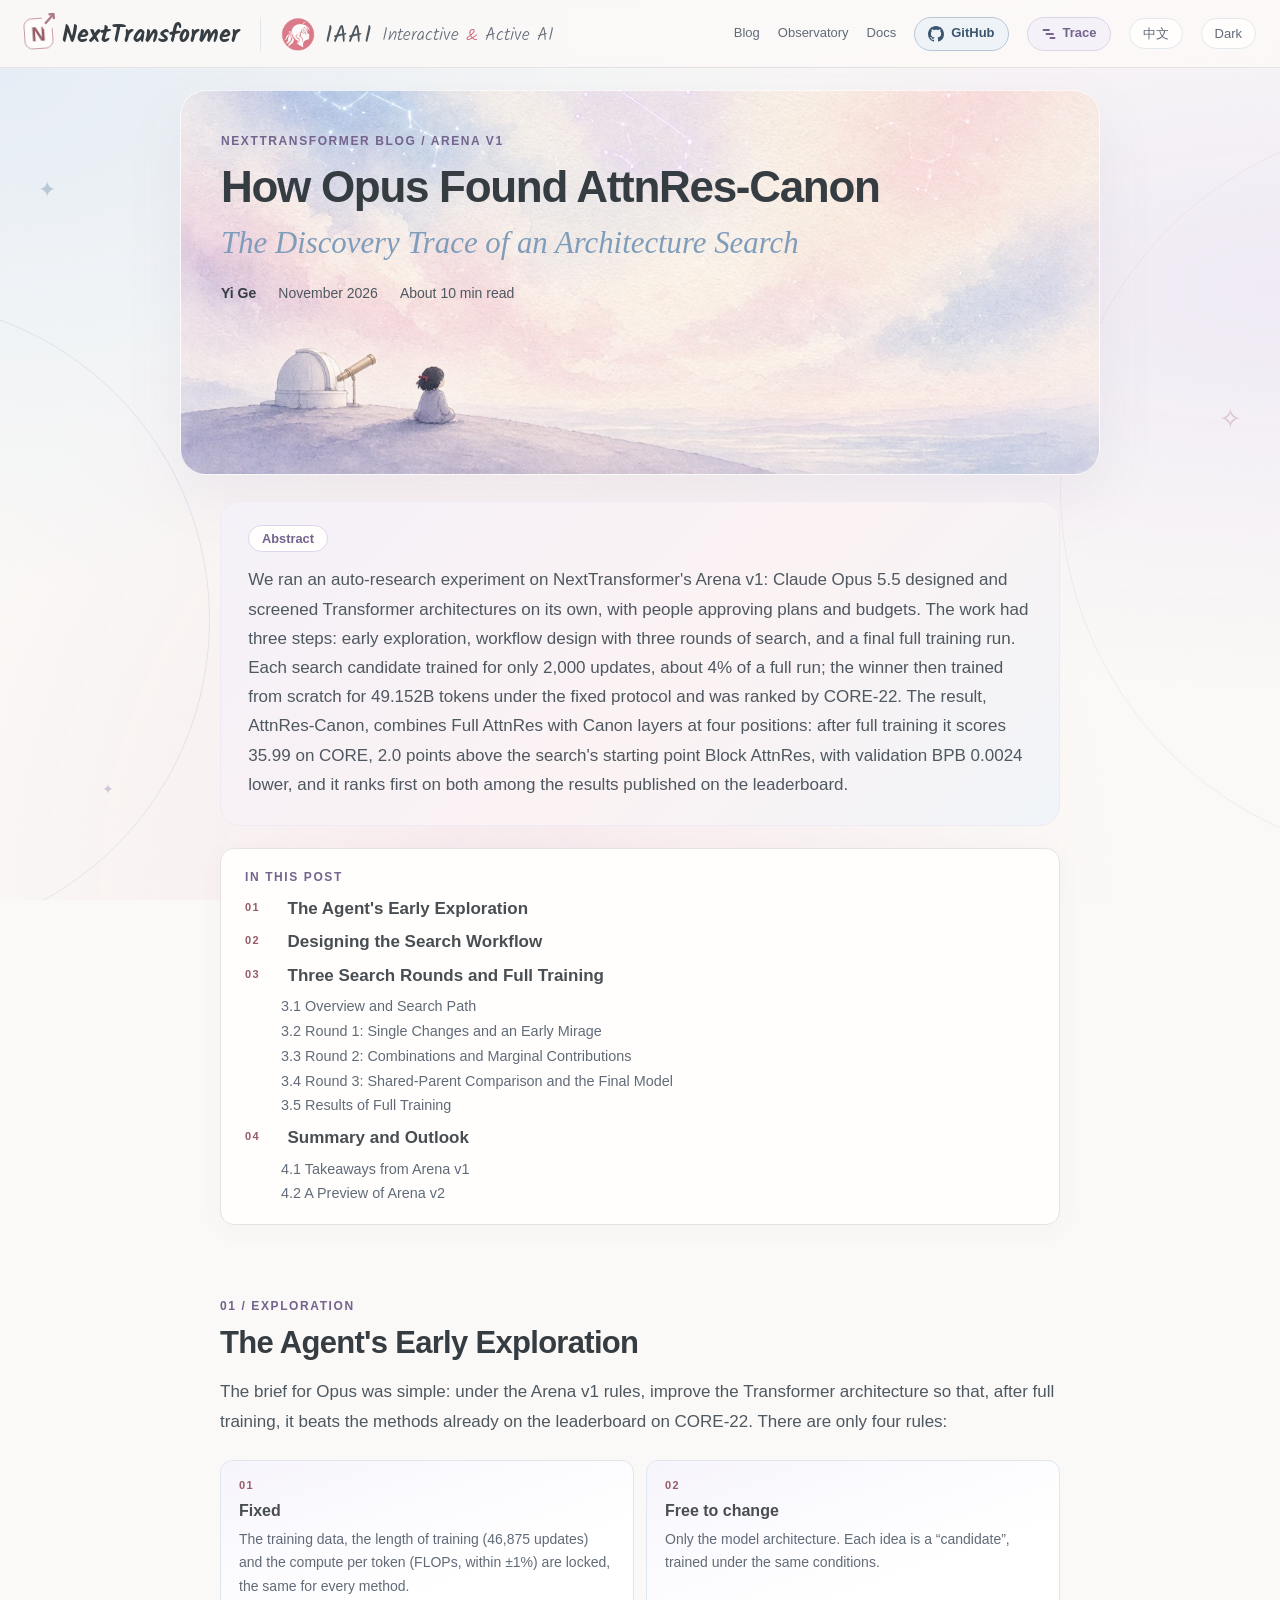
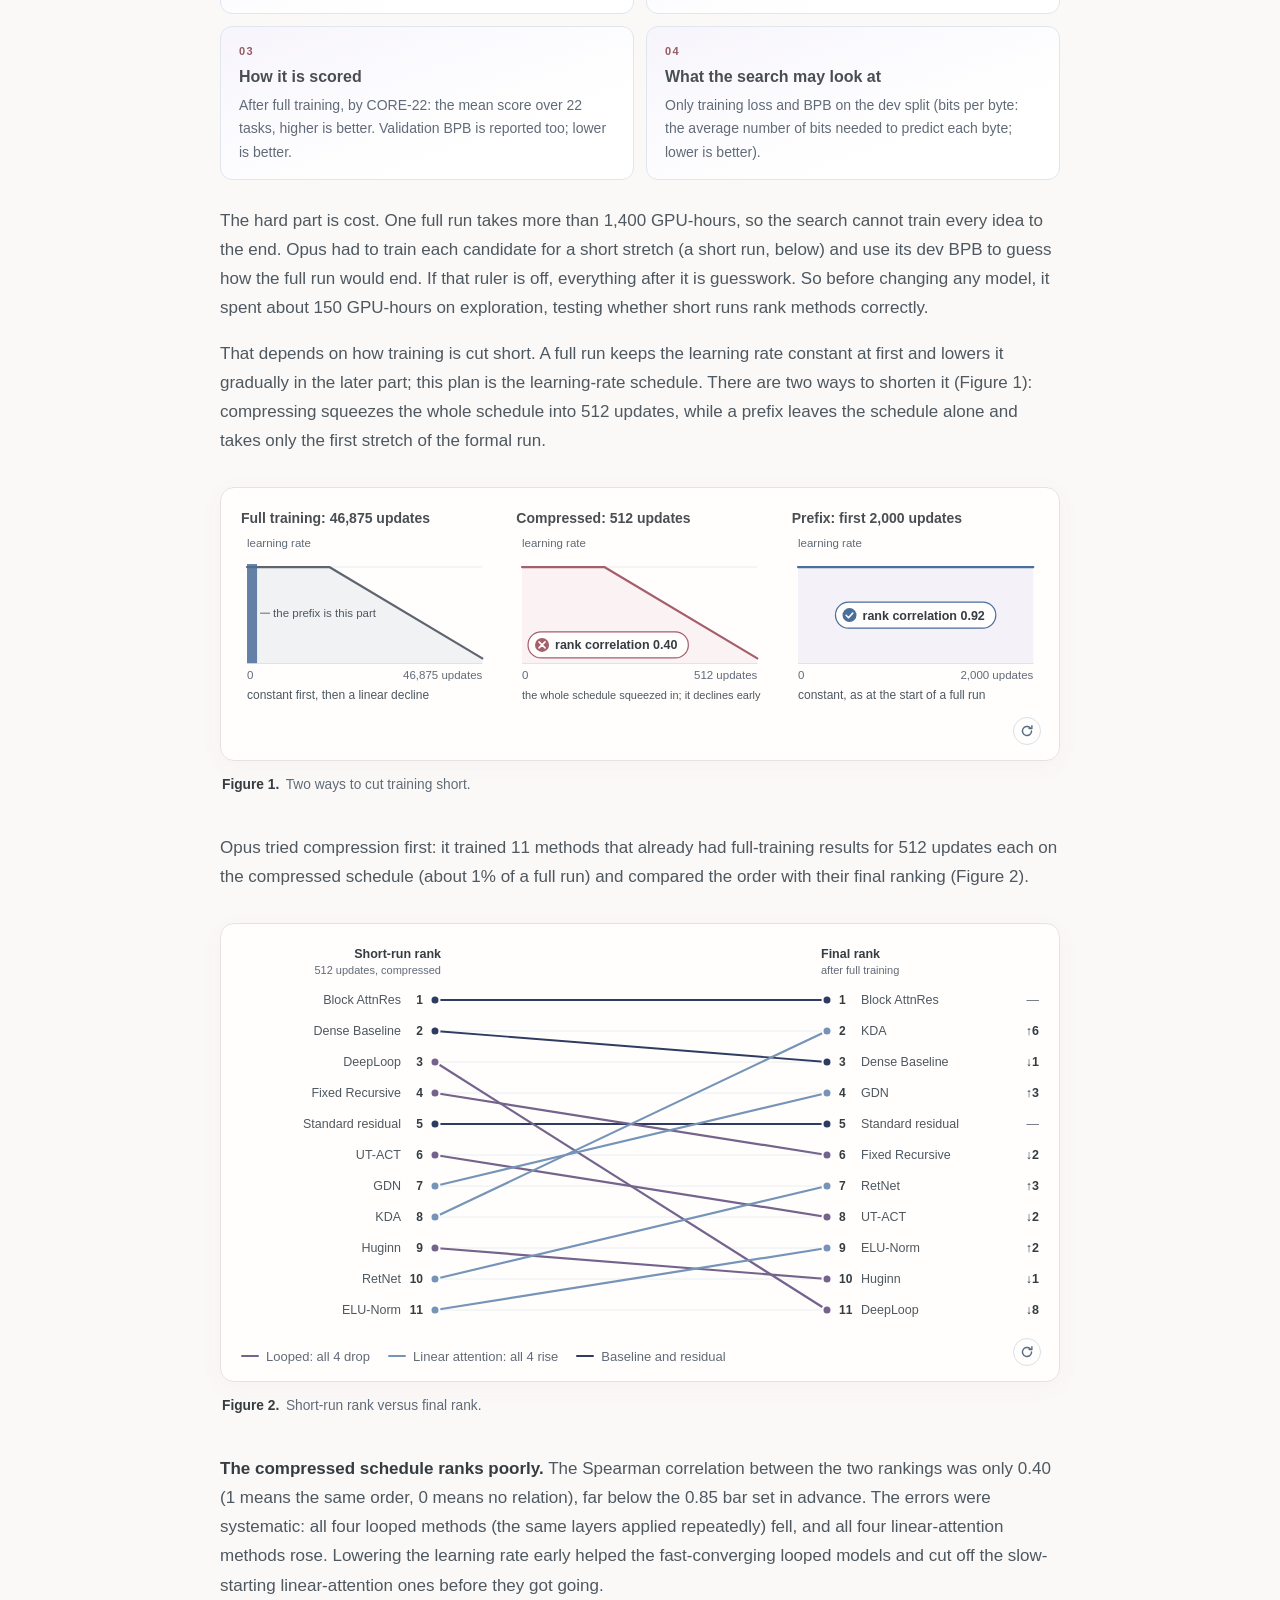
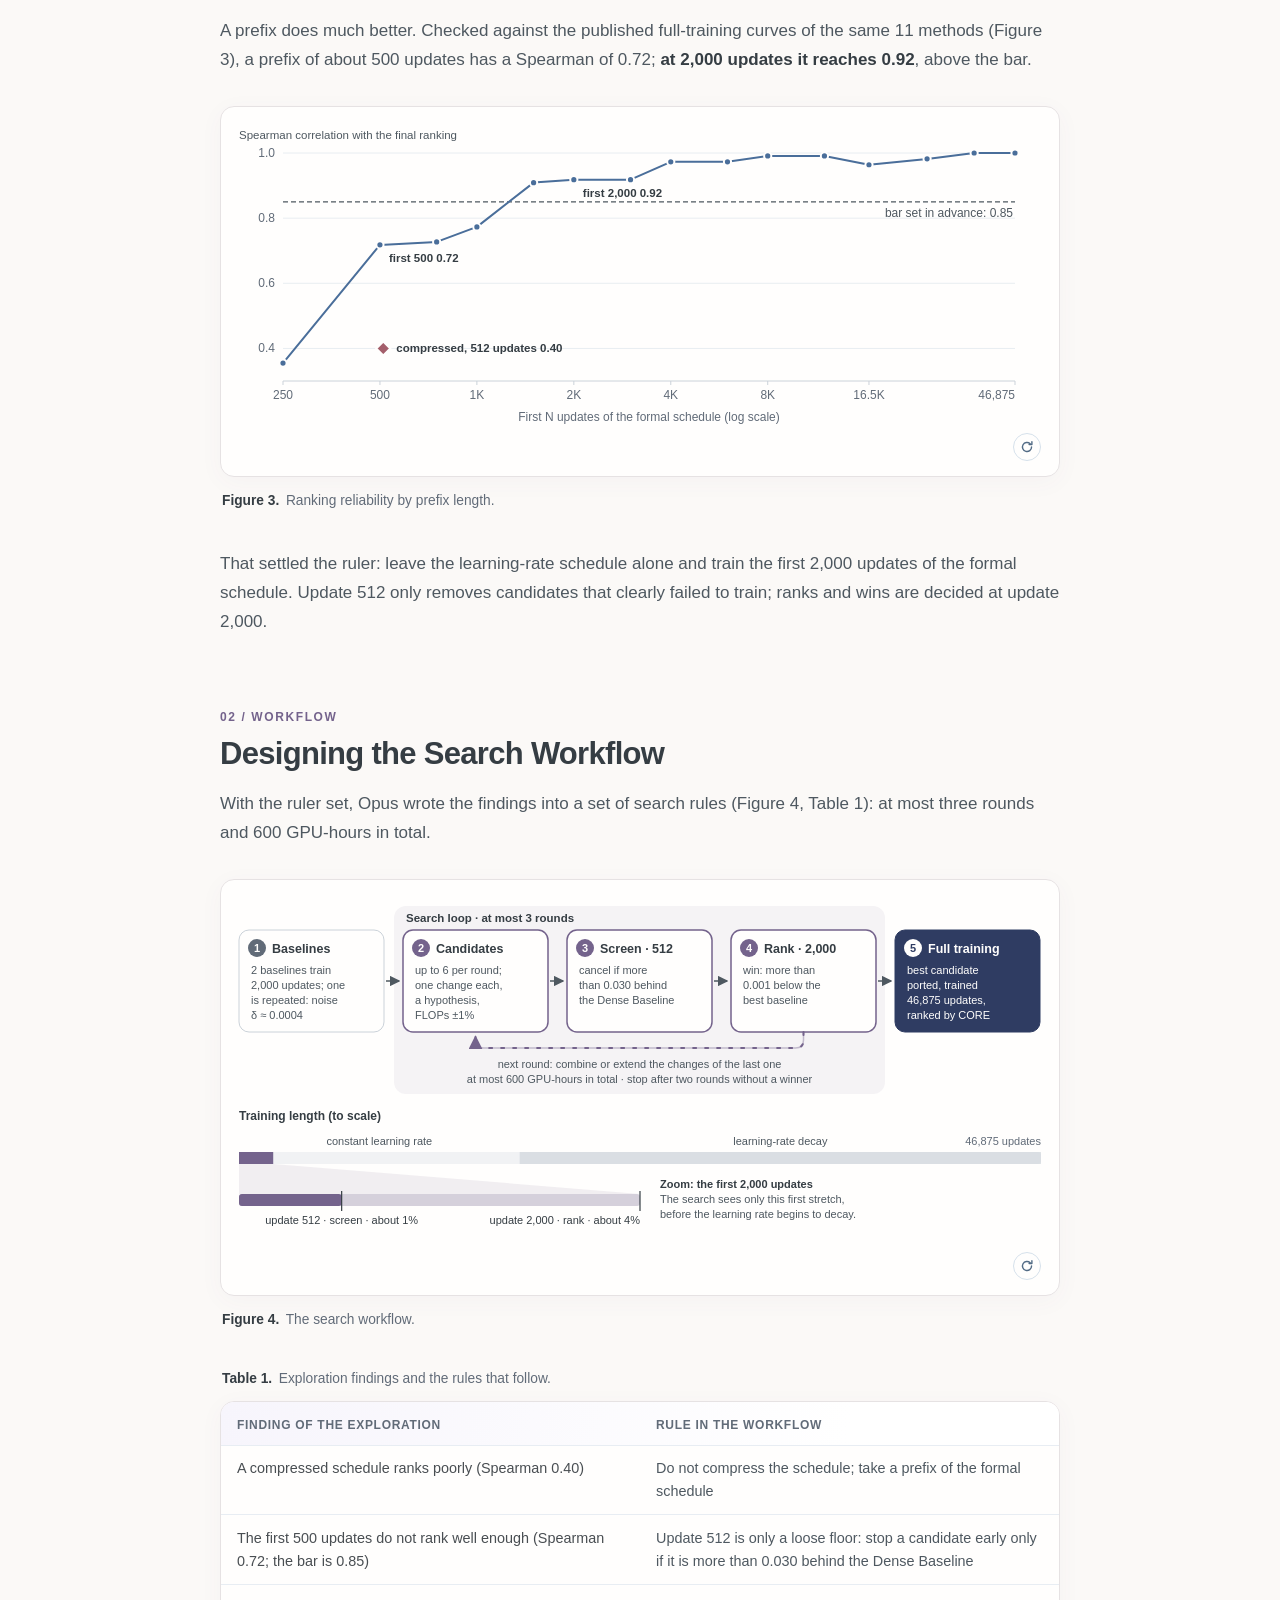
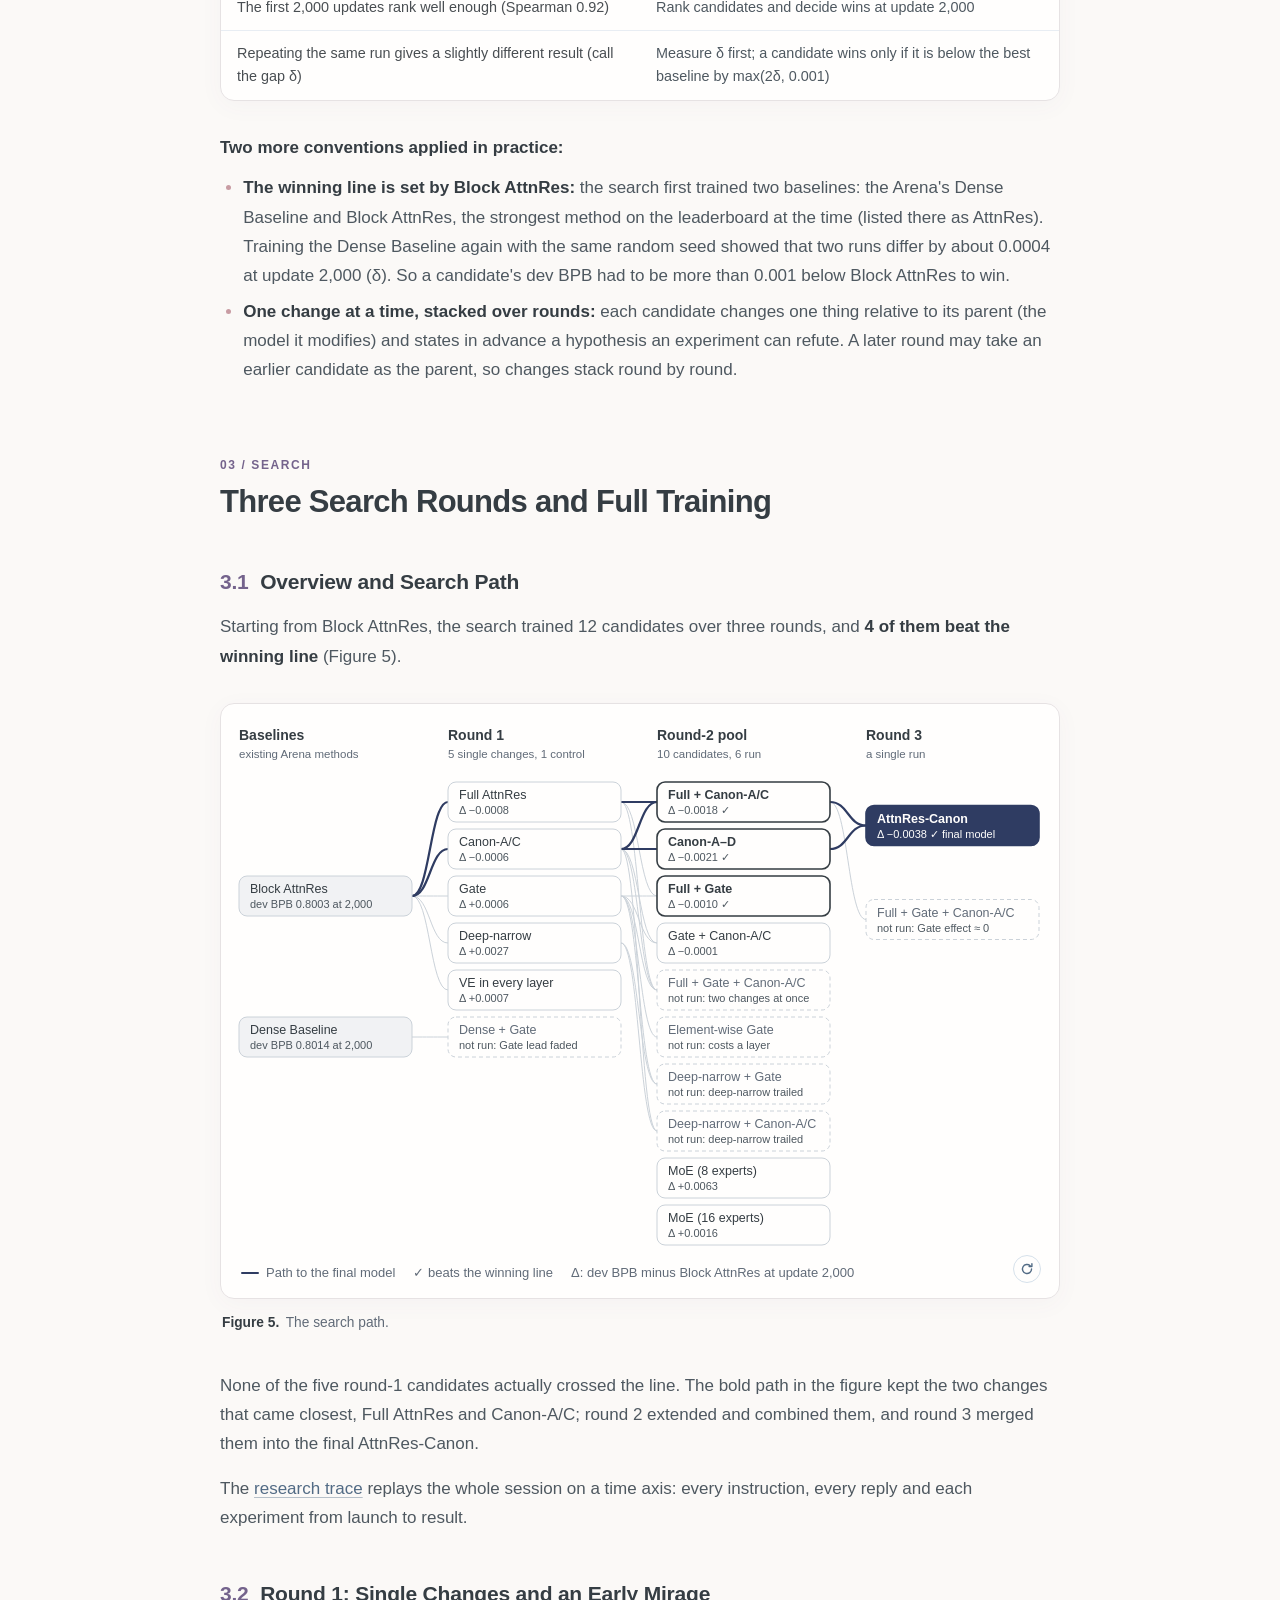
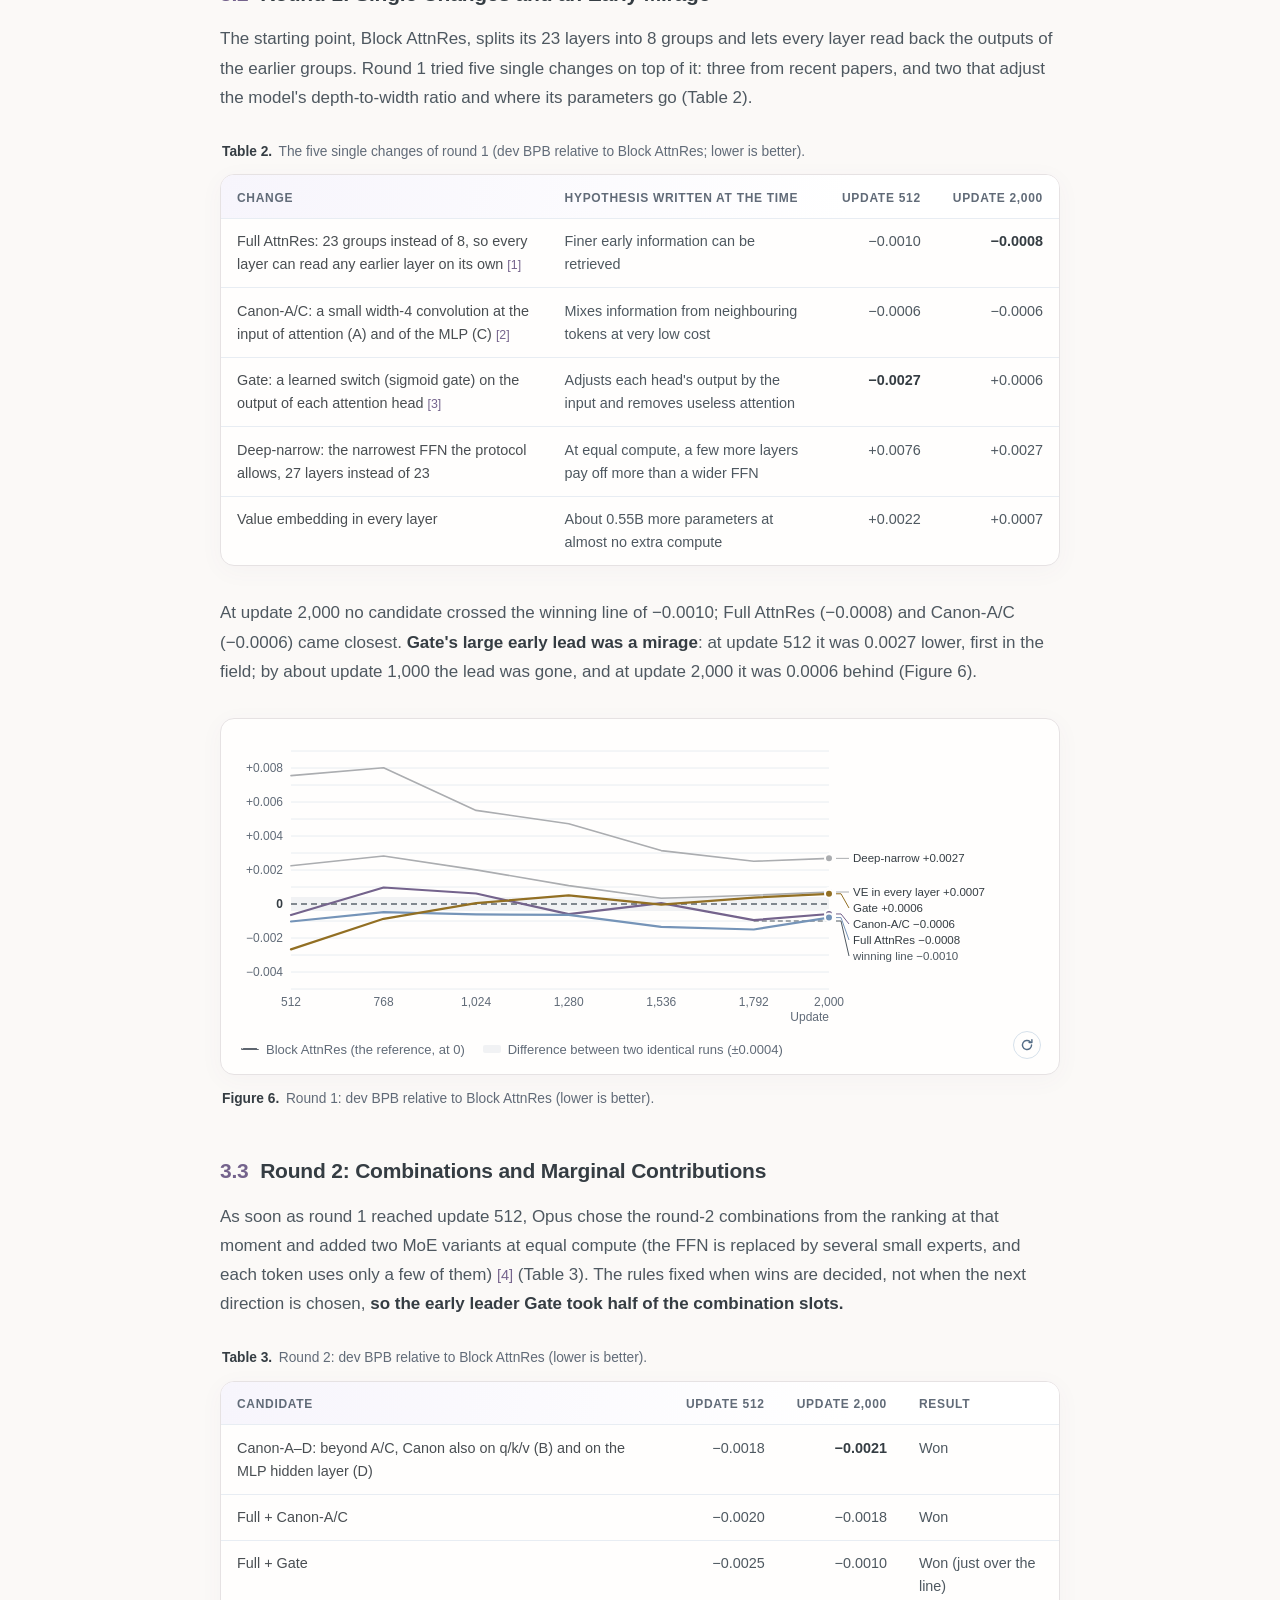
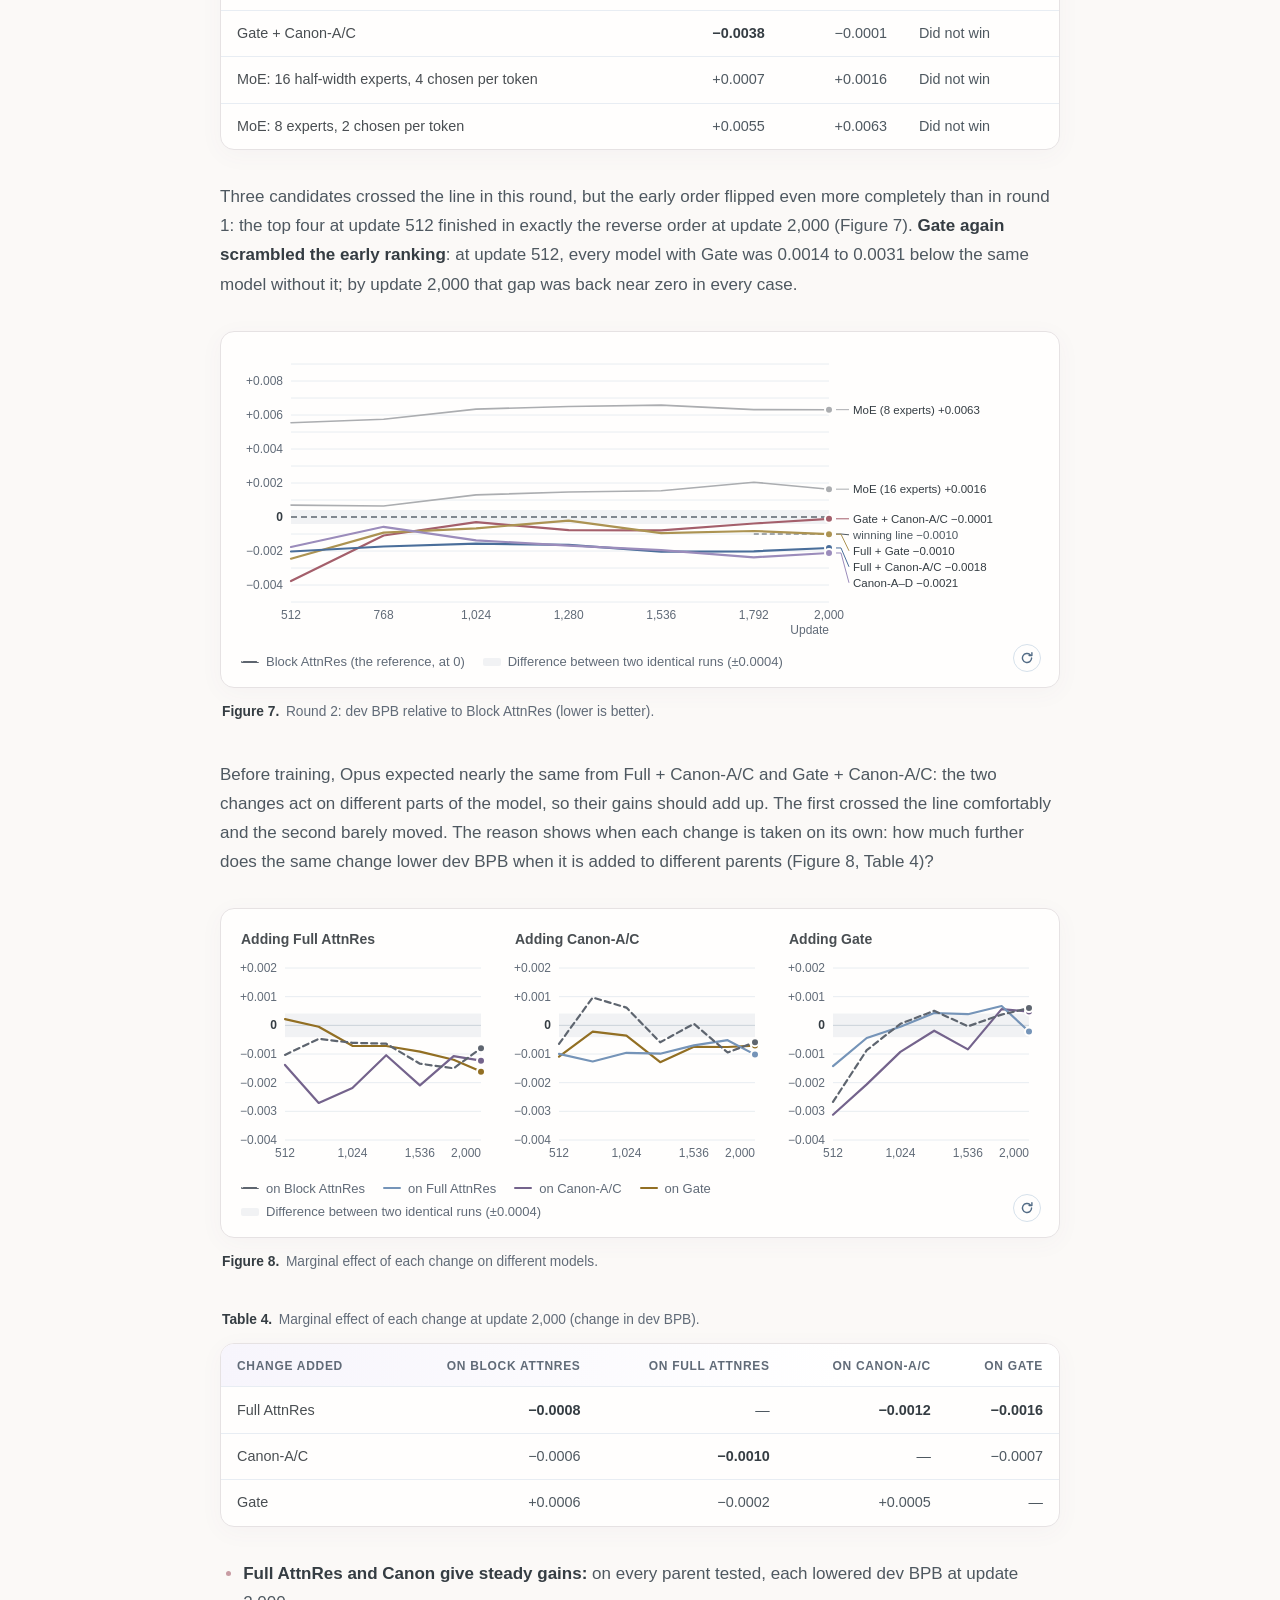
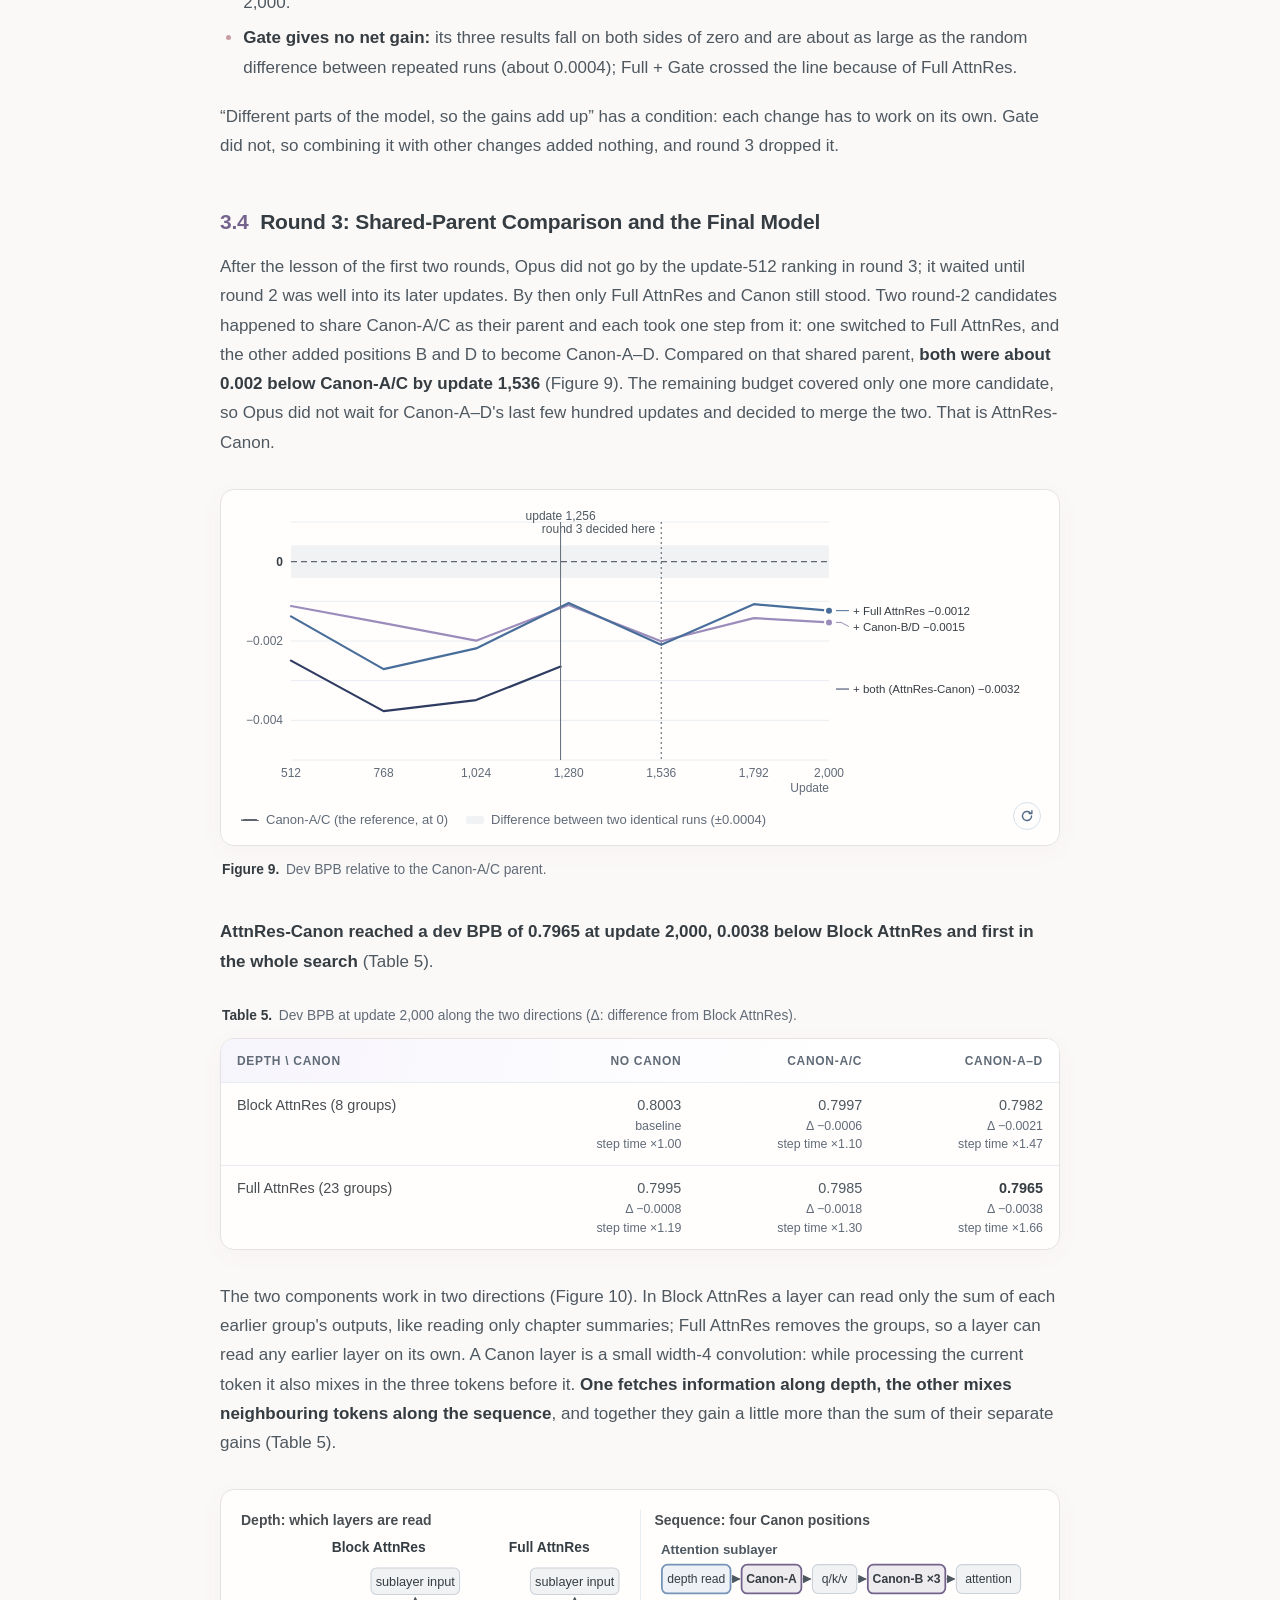
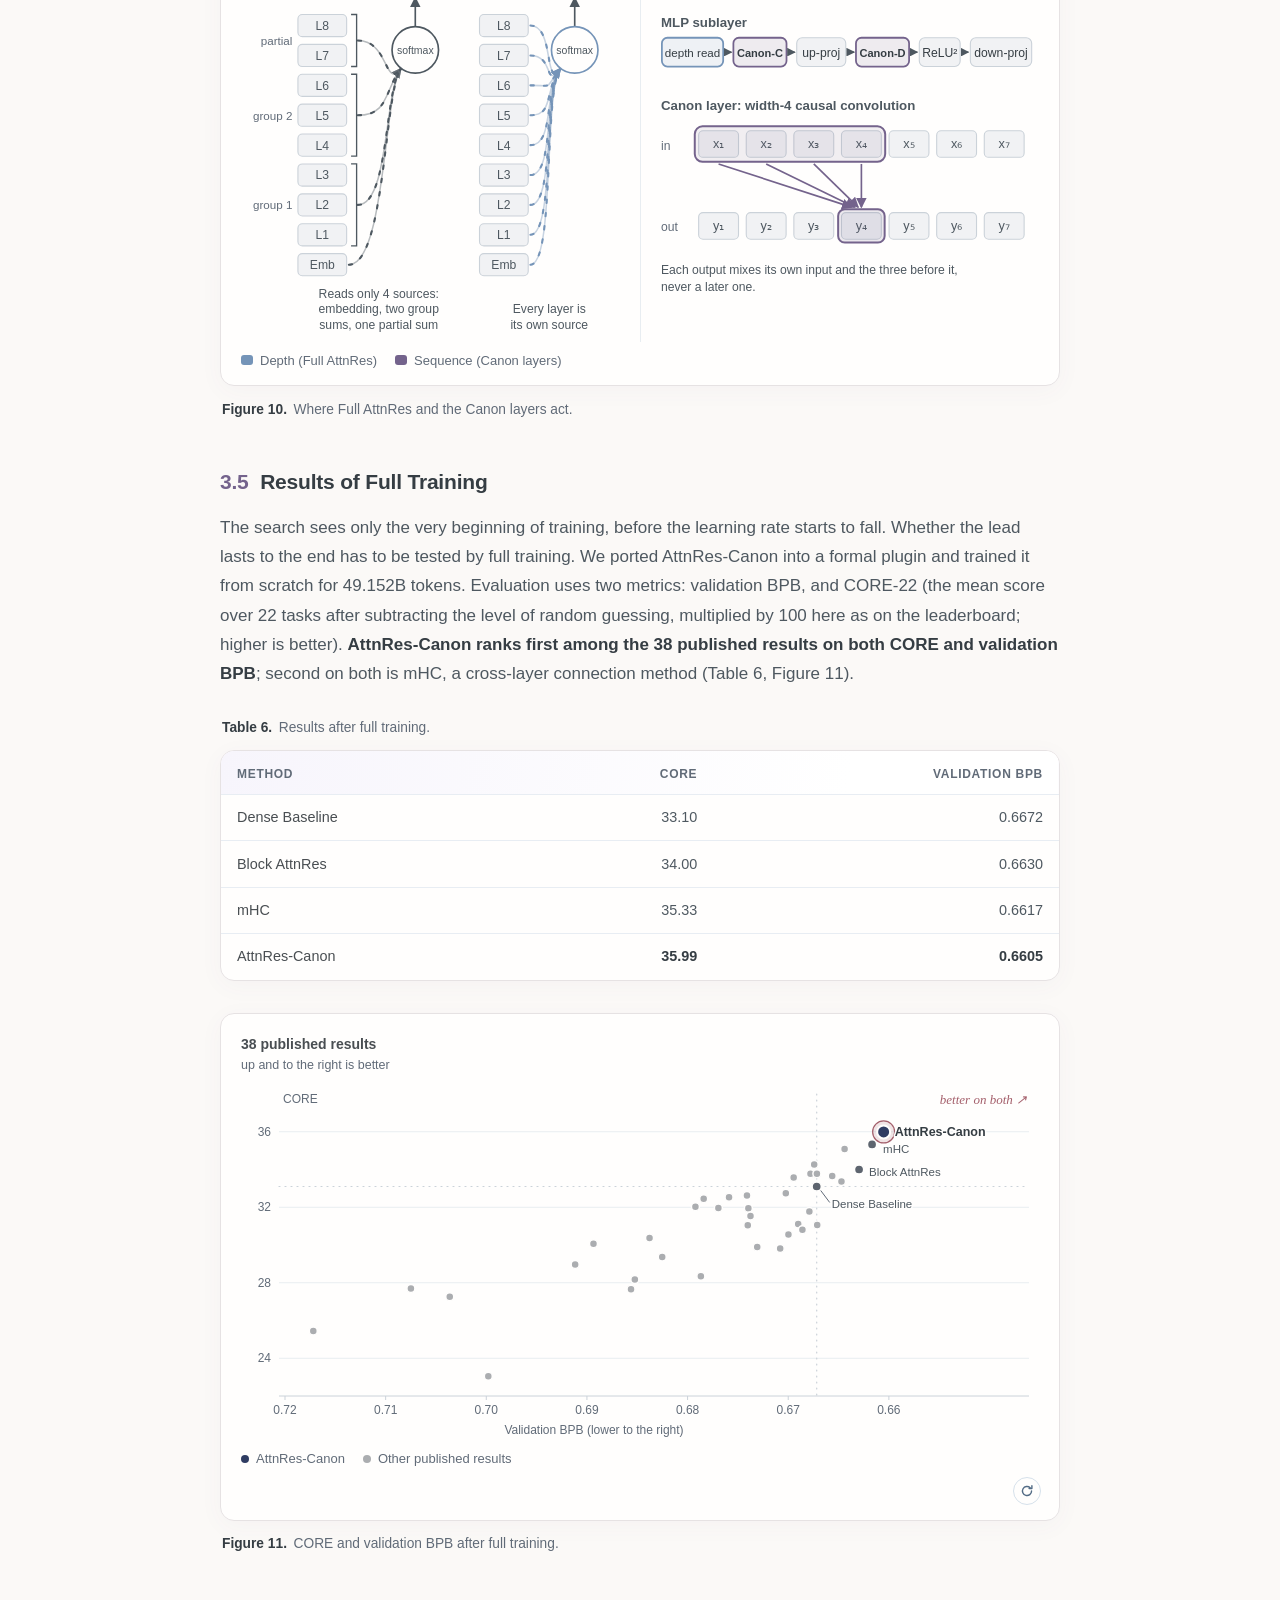
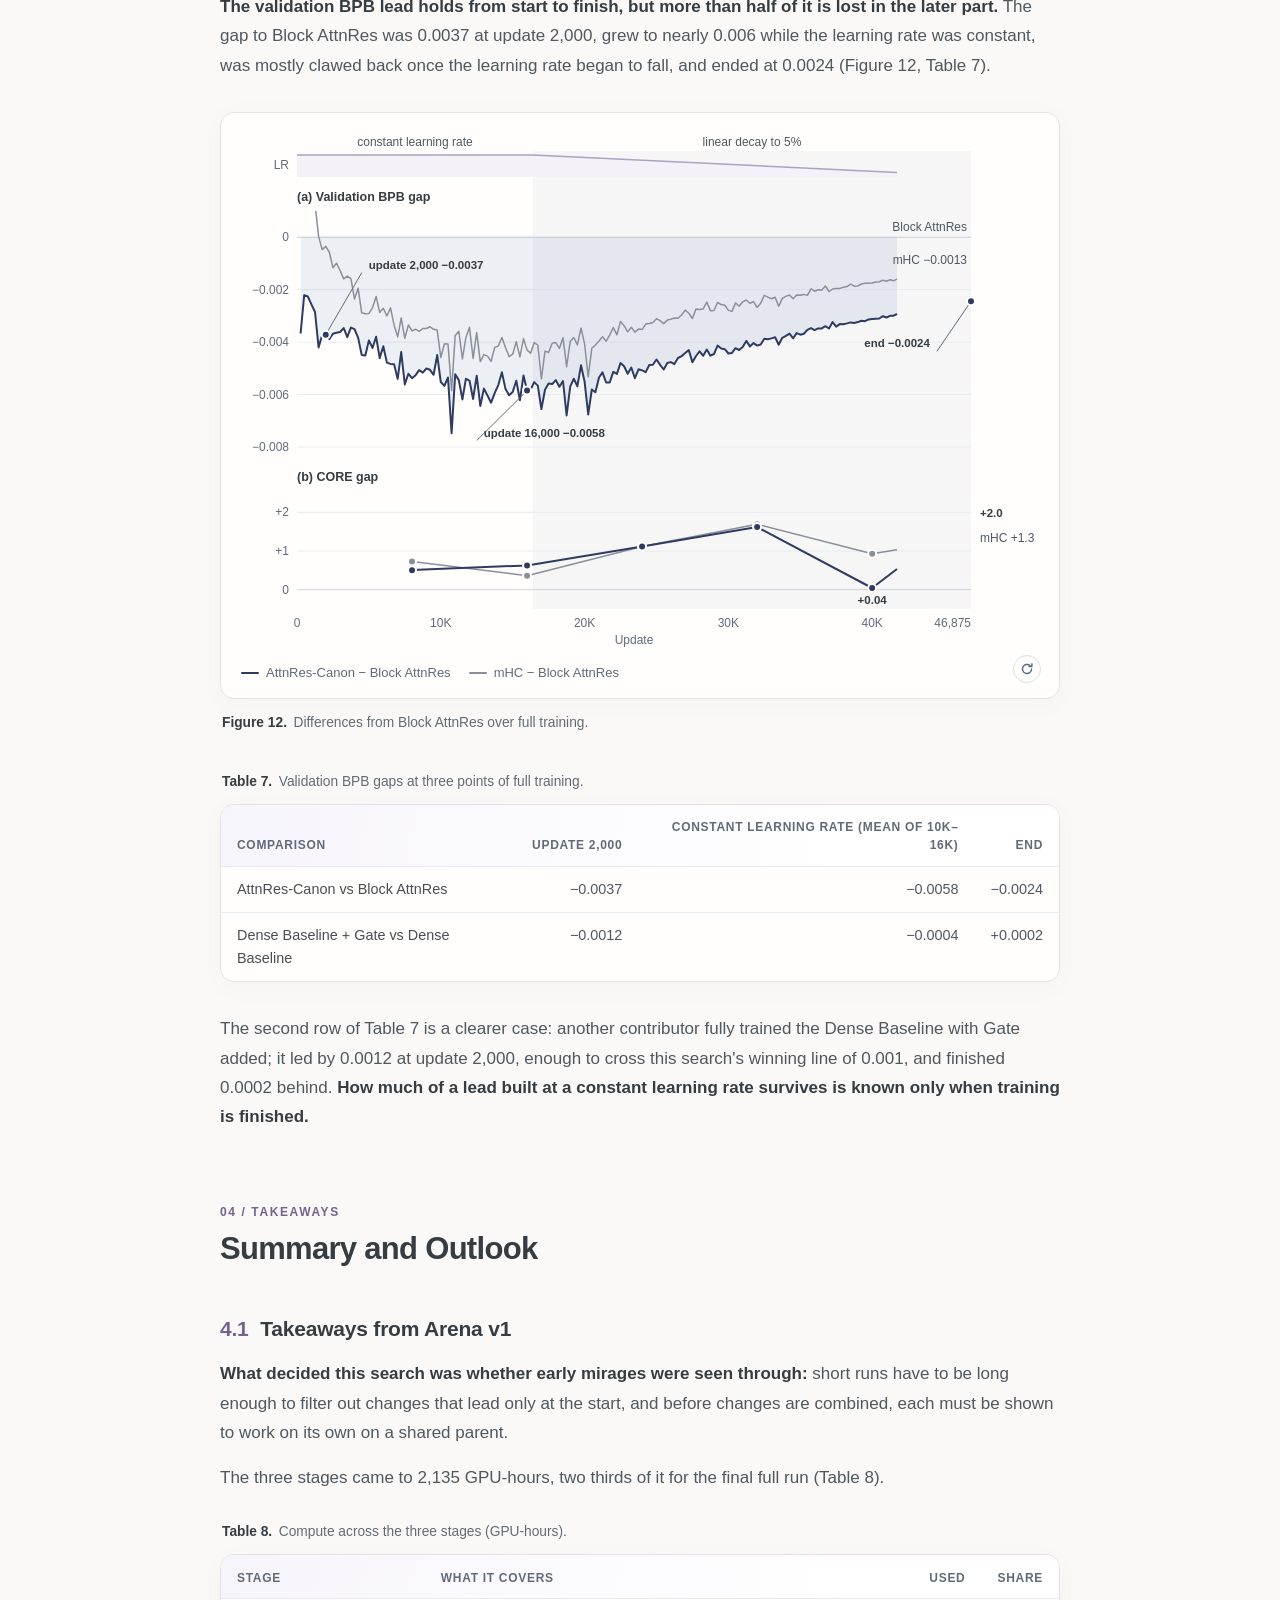
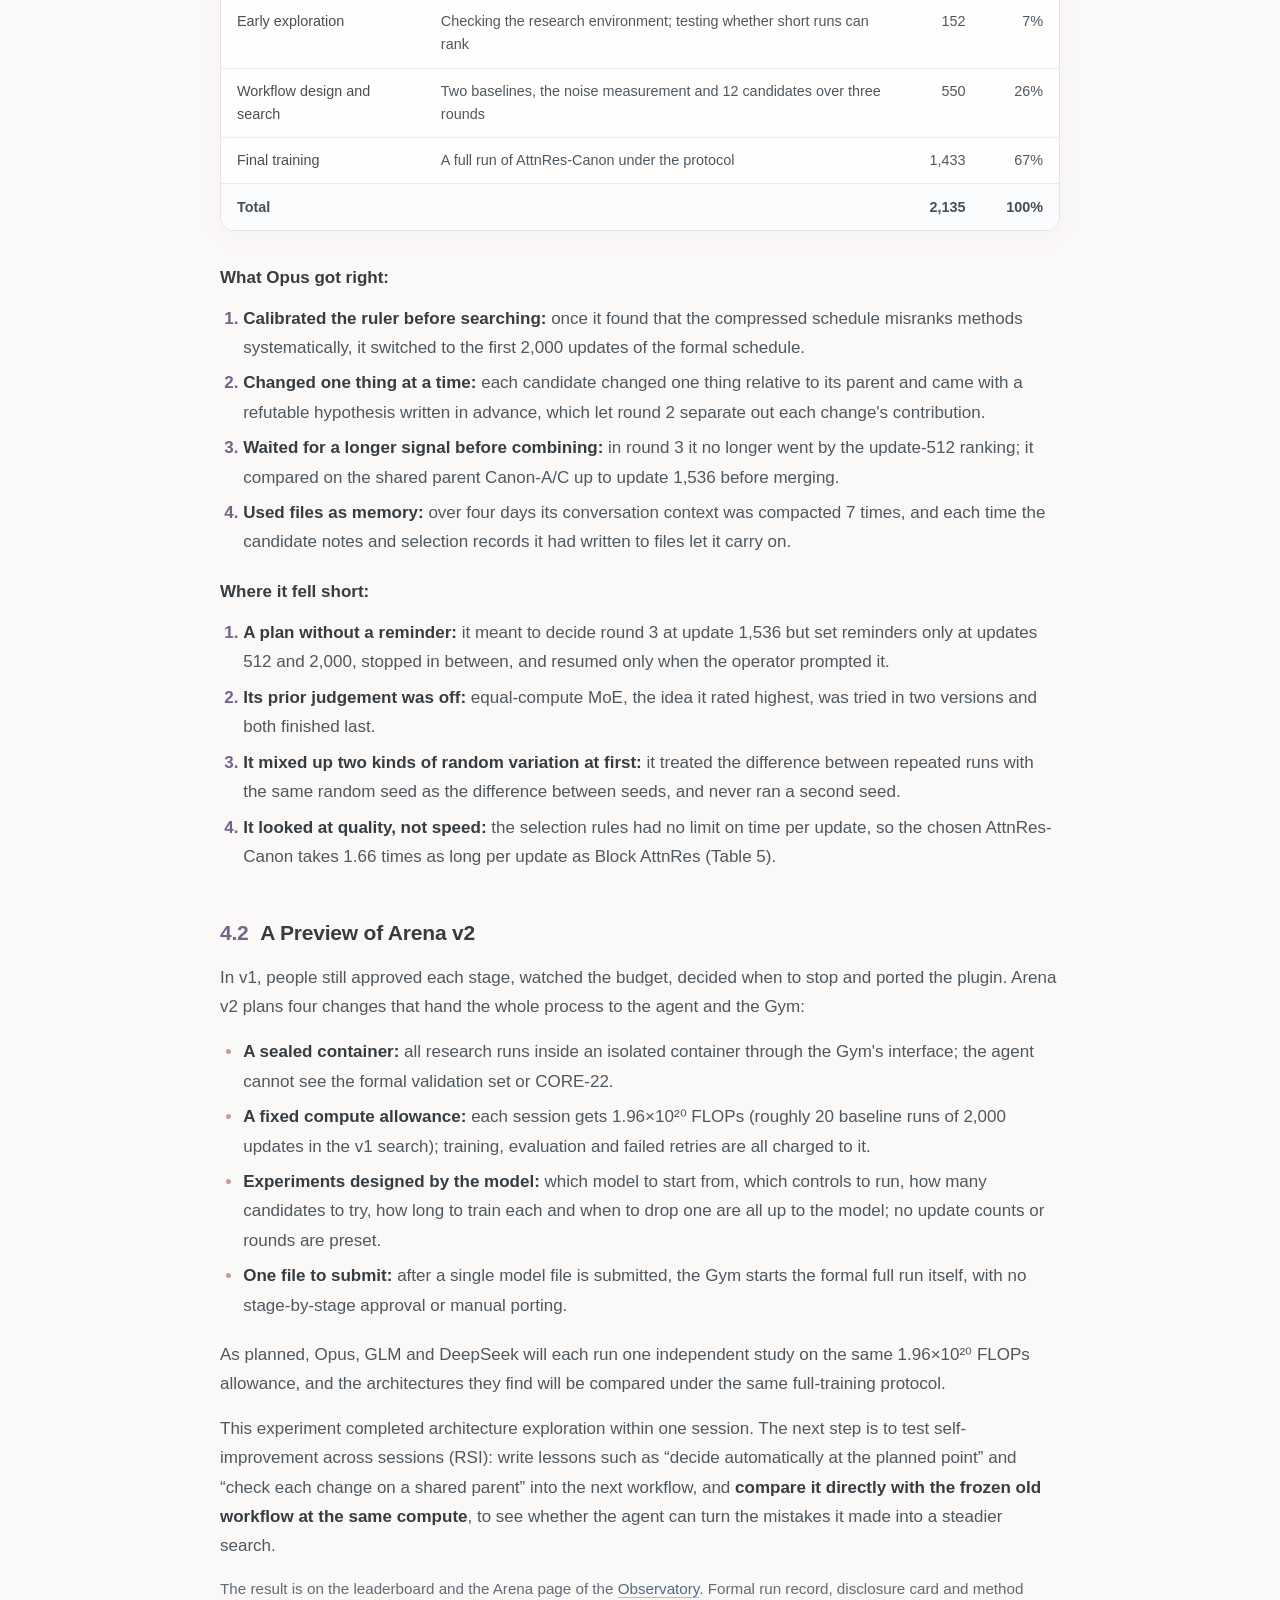
<file: attnres-canon/en/index.html>
<!doctype html>
<html lang="en">
<head>
  <meta charset="utf-8">
  <meta name="viewport" content="width=device-width, initial-scale=1">
  <title>How Opus Found AttnRes-Canon</title>
  <!-- The English version used to live here; it is now the post's main page. Links with a section anchor keep it. -->
  <link rel="canonical" href="../">
  <meta name="robots" content="noindex">
  <meta http-equiv="refresh" content="0; url=../">
  <script>location.replace('../' + location.hash);</script>
</head>
<body>
  <p>The English version of this post has moved to <a href="../">its main address</a>.</p>
</body>
</html>
</file>
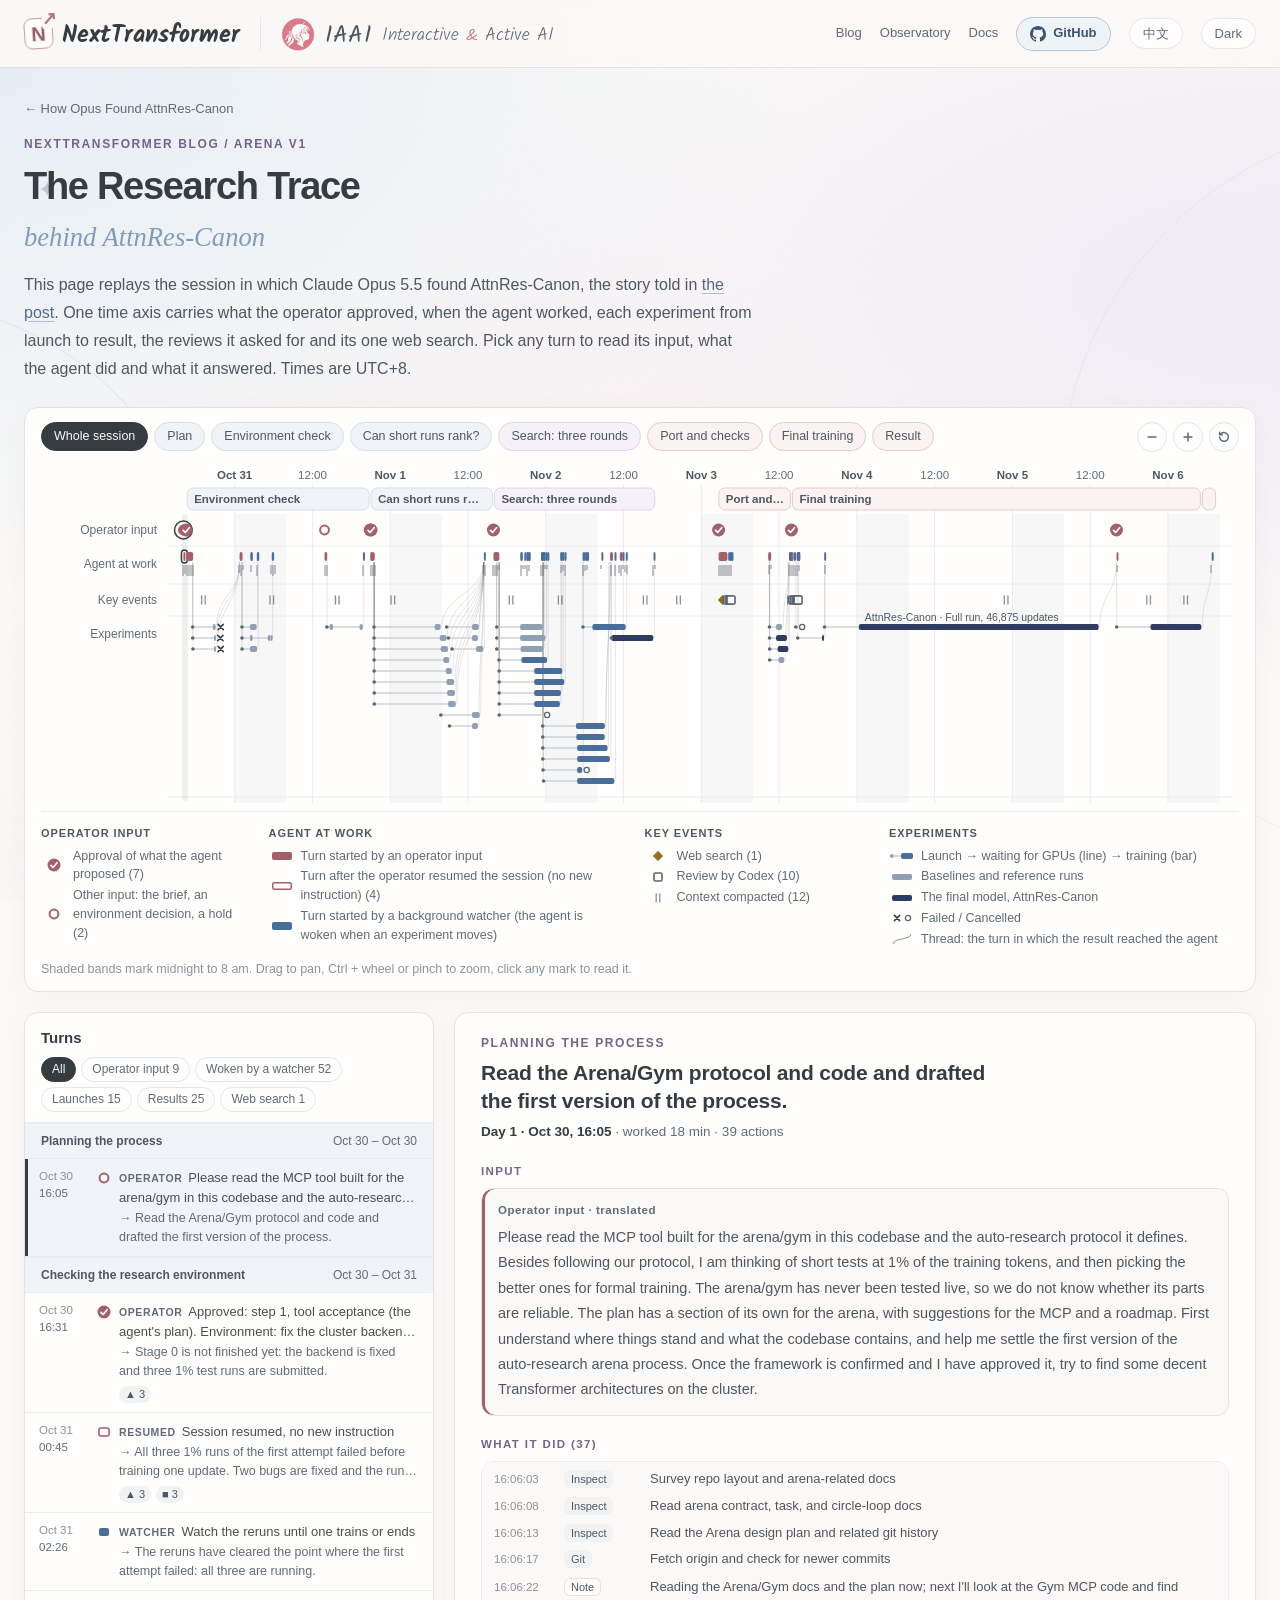
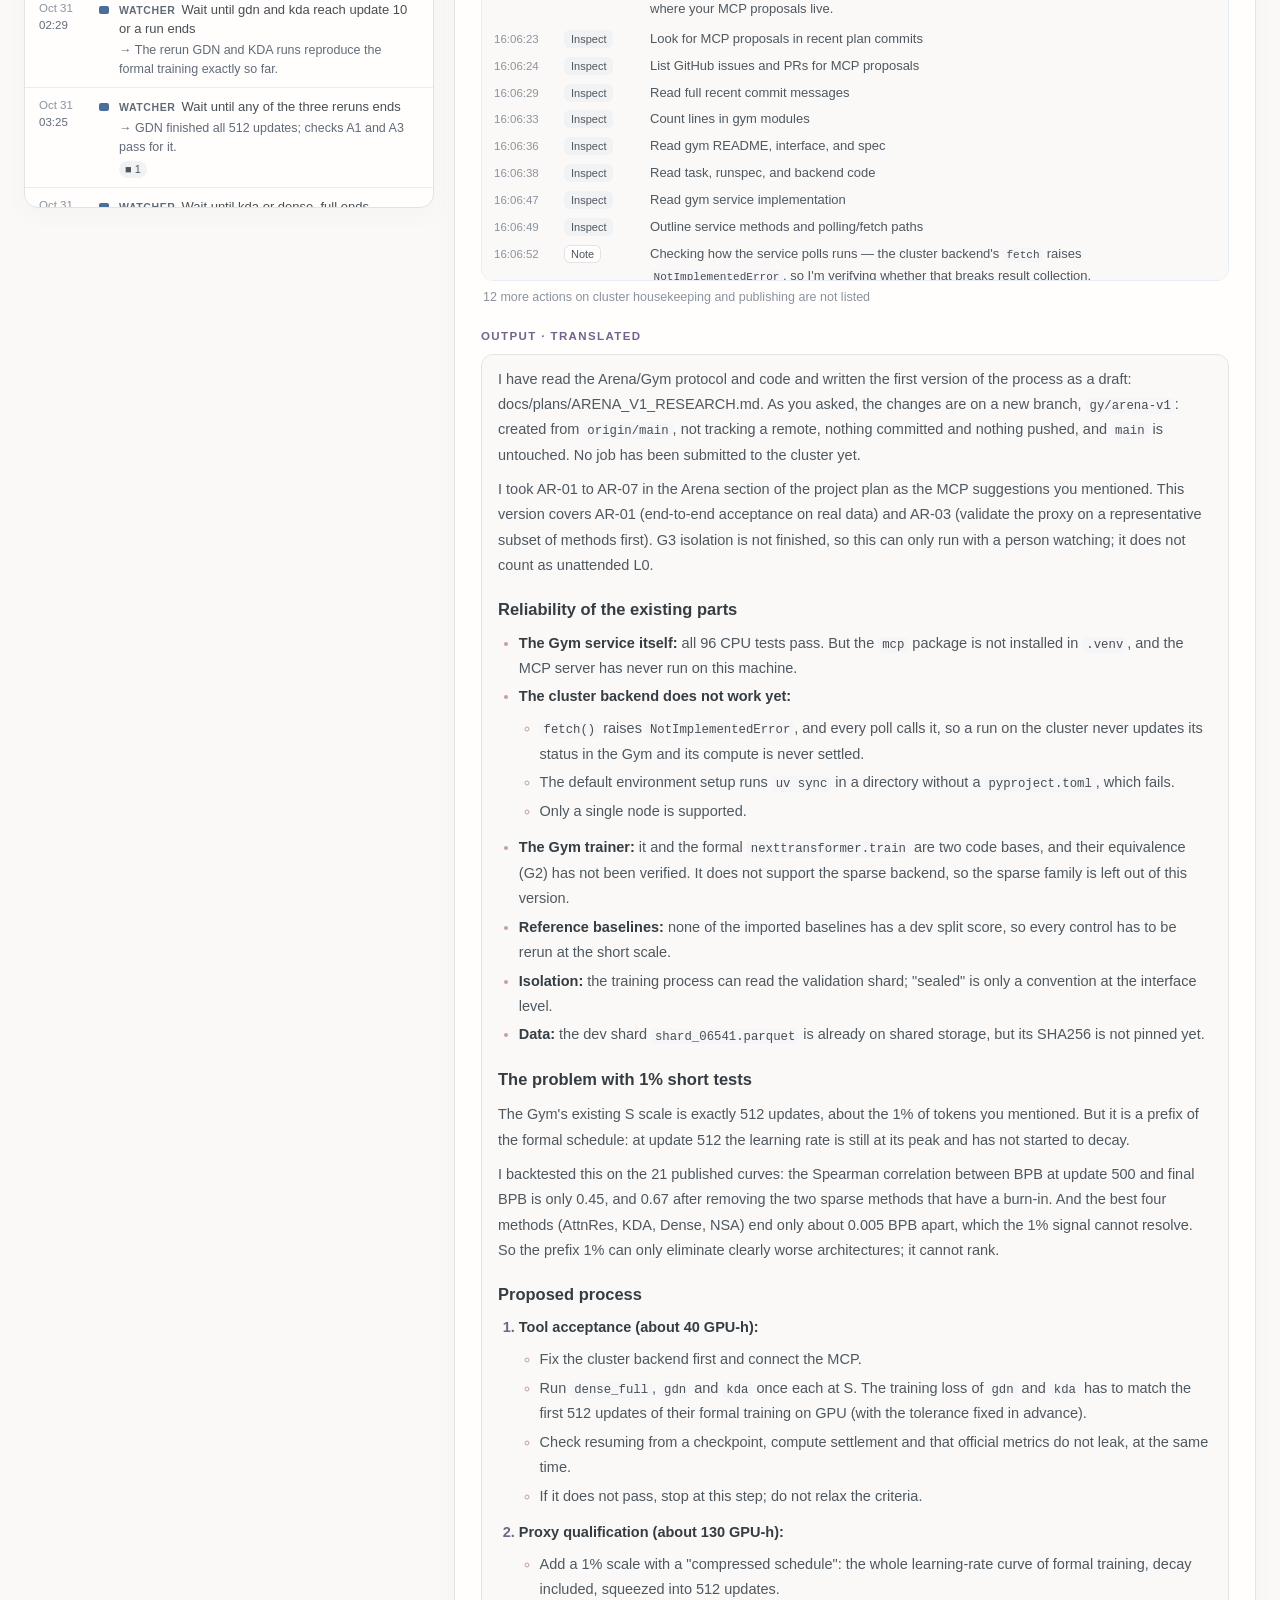
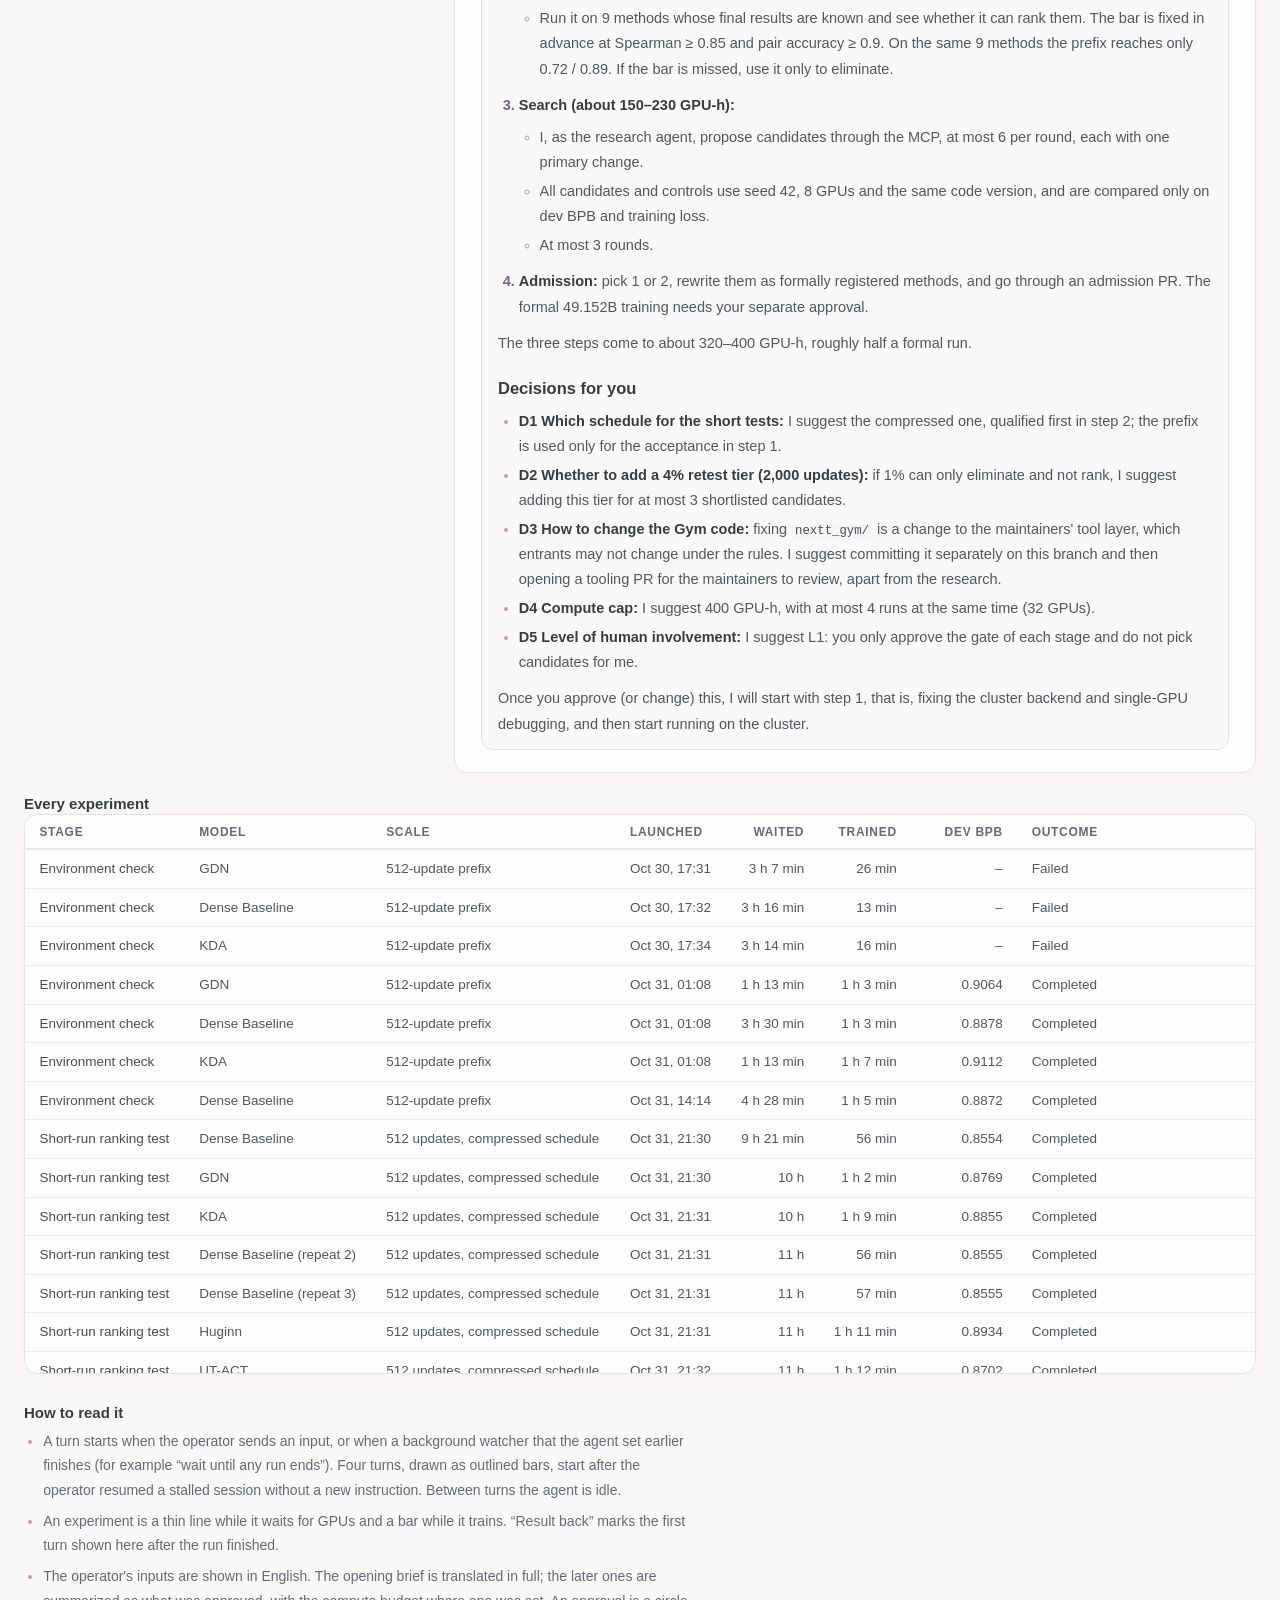
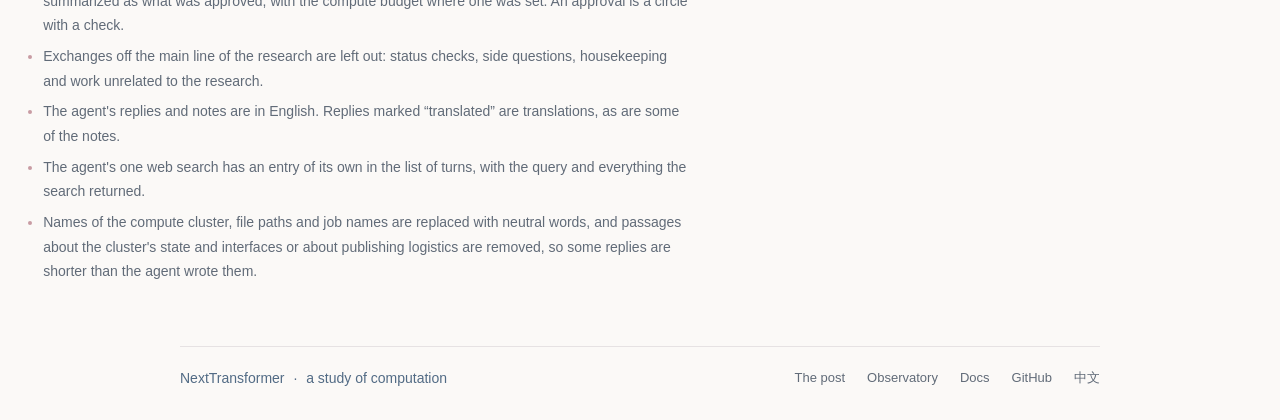
<file: attnres-canon/trace/index.html>
<!doctype html>
<html lang="en">
<head>
  <meta charset="utf-8">
  <meta name="viewport" content="width=device-width, initial-scale=1">
  <title>The Research Trace behind AttnRes-Canon</title>
  <meta name="description" content="The session in which Claude Opus found AttnRes-Canon, on one time axis: what the operator asked, when the agent worked, every experiment from launch to result, and what it answered.">
  <meta property="og:type" content="article">
  <meta property="og:title" content="The Research Trace behind AttnRes-Canon">
  <meta property="og:description" content="The session in which Claude Opus found AttnRes-Canon, on one time axis: instructions, replies and every experiment from launch to result.">
  <meta property="og:image" content="https://interactive-active-ai.github.io/NextTransformer/brand/social-preview.jpg">
  <link rel="icon" href="../favicon.svg" type="image/svg+xml">
  <link rel="alternate" hreflang="zh-CN" href="../zh/trace/">
  <link rel="stylesheet" href="../styles.css">
  <link rel="stylesheet" href="trace.css">
</head>
<body>
<div class="dream-sky" aria-hidden="true"><i></i><i></i><span>✦</span><span>✧</span><span>✦</span></div>
<div class="progress" aria-hidden="true"><span></span></div>
<header class="topbar">
  <div class="brand-cluster">
    <a class="brand" href="https://interactive-active-ai.github.io/NextTransformer/" aria-label="NextTransformer Observatory"><span class="brand-mark" aria-hidden="true">N<span>↗</span></span><b>NextTransformer</b></a>
    <a class="iaai-brand" href="https://github.com/Interactive-Active-AI" aria-label="IAAI · Interactive &amp; Active AI"><img src="../assets/iaai.png" width="34" height="34" alt="IAAI logo"><b>IAAI</b><span>Interactive <i>&amp;</i> Active AI</span></a>
  </div>
  <nav class="header-actions" aria-label="Site links">
    <a class="header-link" href="../../">Blog</a>
    <a class="header-link" href="https://interactive-active-ai.github.io/NextTransformer/">Observatory</a>
    <a class="header-link" href="https://interactive-active-ai.github.io/NextTransformer/docs/">Docs</a>
    <a class="repo-button" href="https://github.com/Interactive-Active-AI/NextTransformer" aria-label="NextTransformer on GitHub"><svg width="16" height="16" viewBox="0 0 16 16" aria-hidden="true" fill="currentColor"><path d="M8 0C3.58 0 0 3.58 0 8c0 3.54 2.29 6.53 5.47 7.59.4.07.55-.17.55-.38 0-.19-.01-.82-.01-1.49-2.01.37-2.53-.49-2.69-.94-.09-.23-.48-.94-.82-1.13-.28-.15-.68-.52-.01-.53.63-.01 1.08.58 1.23.82.72 1.21 1.87.87 2.33.66.07-.52.28-.87.51-1.07-1.78-.2-3.64-.89-3.64-3.95 0-.87.31-1.59.82-2.15-.08-.2-.36-1.02.08-2.12 0 0 .67-.21 2.2.82.64-.18 1.32-.27 2-.27.68 0 1.36.09 2 .27 1.53-1.04 2.2-.82 2.2-.82.44 1.1.16 1.92.08 2.12.51.56.82 1.27.82 2.15 0 3.07-1.87 3.75-3.65 3.95.29.25.54.73.54 1.48 0 1.07-.01 1.93-.01 2.2 0 .21.15.46.55.38A8.013 8.013 0 0016 8c0-4.42-3.58-8-8-8z"/></svg><span>GitHub</span></a>
    <a class="pill" href="../zh/trace/" hreflang="zh-CN" lang="zh-CN">中文</a>
    <button id="theme-toggle" class="pill" type="button" aria-label="Switch between light and dark theme">Dark</button>
  </nav>
</header>

<div class="page trace-page">
<main id="top">
<article>
  <header class="trace-head">
    <p class="back"><a href="../">← How Opus Found AttnRes-Canon</a></p>
    <p class="eyebrow">NextTransformer Blog / Arena v1</p>
    <h1>The Research Trace<span class="sr">: </span><em>behind AttnRes-Canon</em></h1>
    <p class="trace-intro">This page replays the session in which Claude Opus 5.5 found AttnRes-Canon, the story told in <a href="../">the post</a>. One time axis carries what the operator approved, when the agent worked, each experiment from launch to result, the reviews it asked for and its one web search. Pick any turn to read its input, what the agent did and what it answered. Times are UTC+8.</p>
  </header>

  <div id="trace-app"></div>
  <noscript><p>This page needs JavaScript to draw the trace.</p></noscript>

  <section class="trace-notes">
    <h2>How to read it</h2>
    <ul>
      <li>A turn starts when the operator sends an input, or when a background watcher that the agent set earlier finishes (for example “wait until any run ends”). Four turns, drawn as outlined bars, start after the operator resumed a stalled session without a new instruction. Between turns the agent is idle.</li>
      <li>An experiment is a thin line while it waits for GPUs and a bar while it trains. “Result back” marks the first turn shown here after the run finished.</li>
      <li>The operator's inputs are shown in English. The opening brief is translated in full; the later ones are summarized as what was approved, with the compute budget where one was set. An approval is a circle with a check.</li>
      <li>Exchanges off the main line of the research are left out: status checks, side questions, housekeeping and work unrelated to the research.</li>
      <li>The agent's replies and notes are in English. Replies marked “translated” are translations, as are some of the notes.</li>
      <li>The agent's one web search has an entry of its own in the list of turns, with the query and everything the search returned.</li>
      <li>Names of the compute cluster, file paths and job names are replaced with neutral words, and passages about the cluster's state and interfaces or about publishing logistics are removed, so some replies are shorter than the agent wrote them.</li>
    </ul>
  </section>
</article>
</main>
</div>

<footer class="site-footer">
  <a class="footer-brand" href="https://interactive-active-ai.github.io/NextTransformer/">NextTransformer <span>·</span> a study of computation</a>
  <div><a href="../">The post</a><a href="https://interactive-active-ai.github.io/NextTransformer/">Observatory</a><a href="https://interactive-active-ai.github.io/NextTransformer/docs/">Docs</a><a href="https://github.com/Interactive-Active-AI/NextTransformer">GitHub</a><a href="../zh/trace/" hreflang="zh-CN" lang="zh-CN">中文</a></div>
</footer>

<script src="../site.js"></script>
<script src="trace-data.js"></script>
<script src="trace.js"></script>
</body>
</html>
</file>
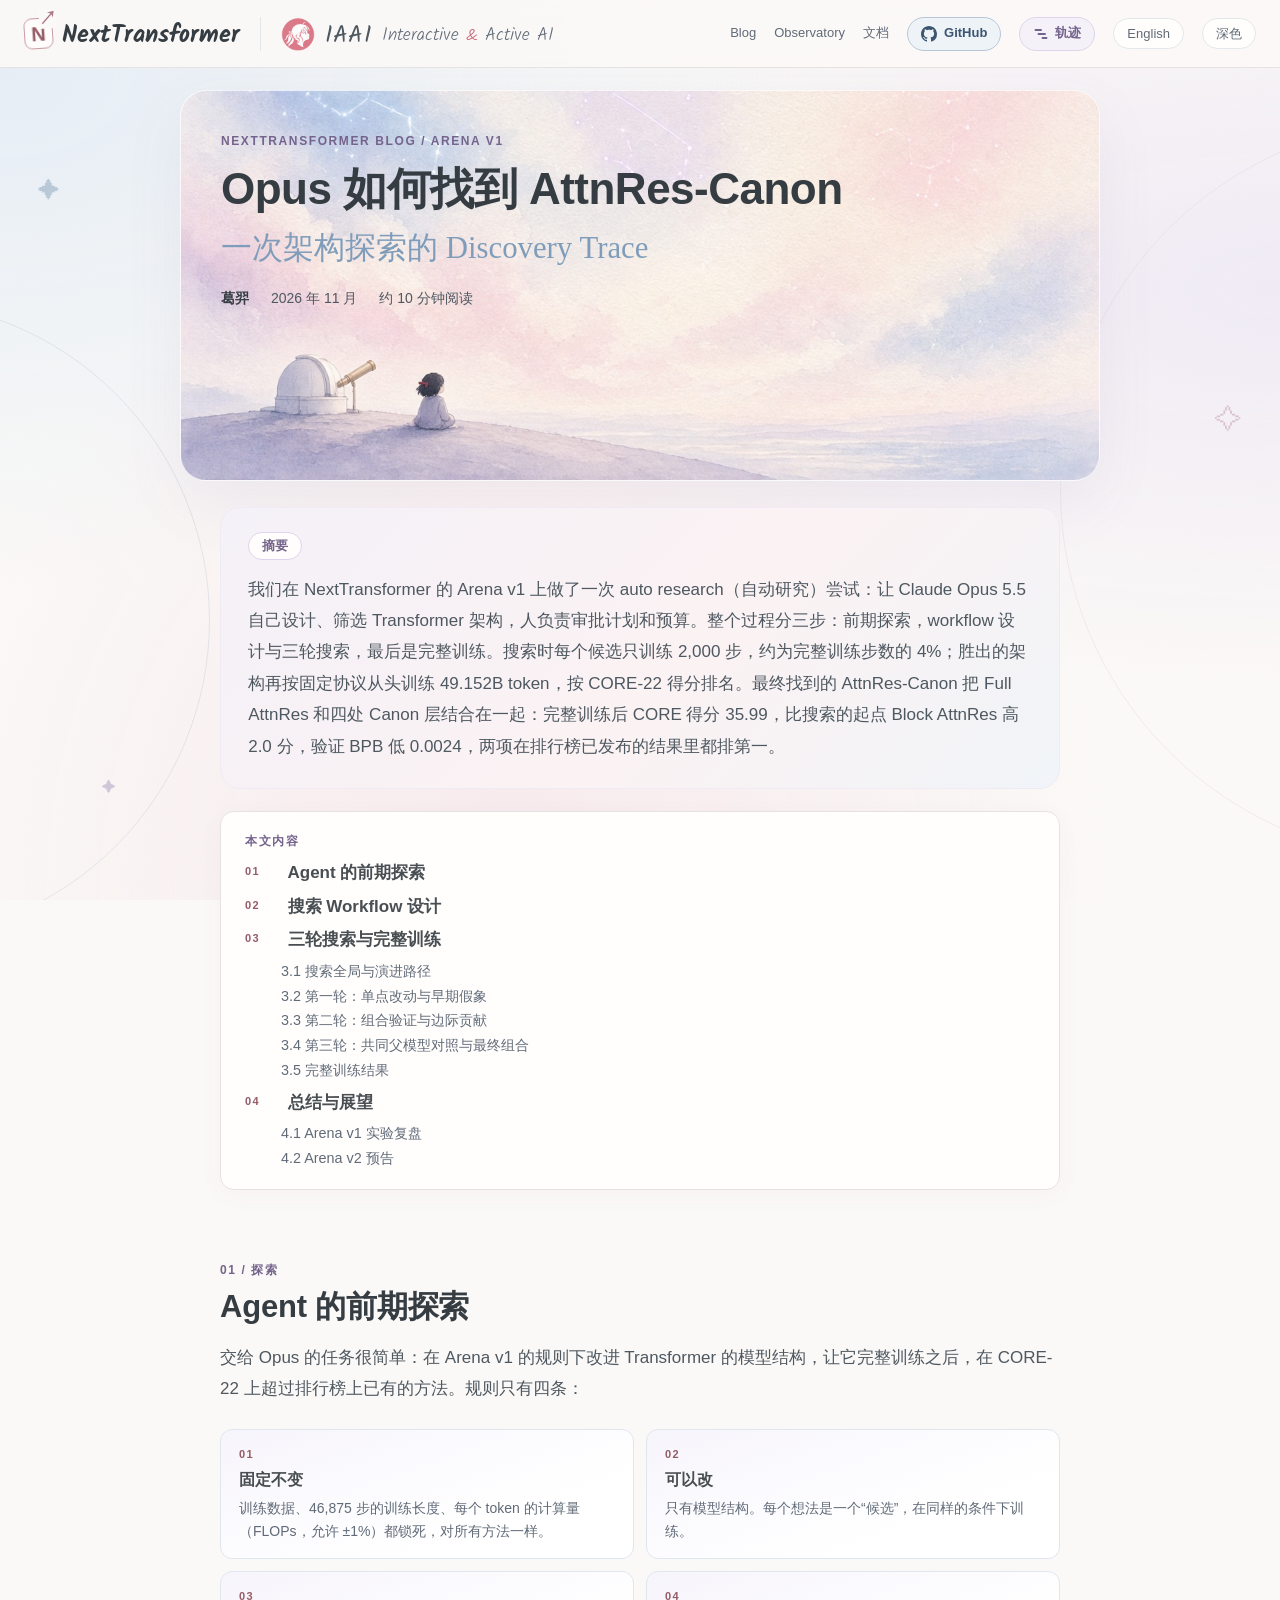
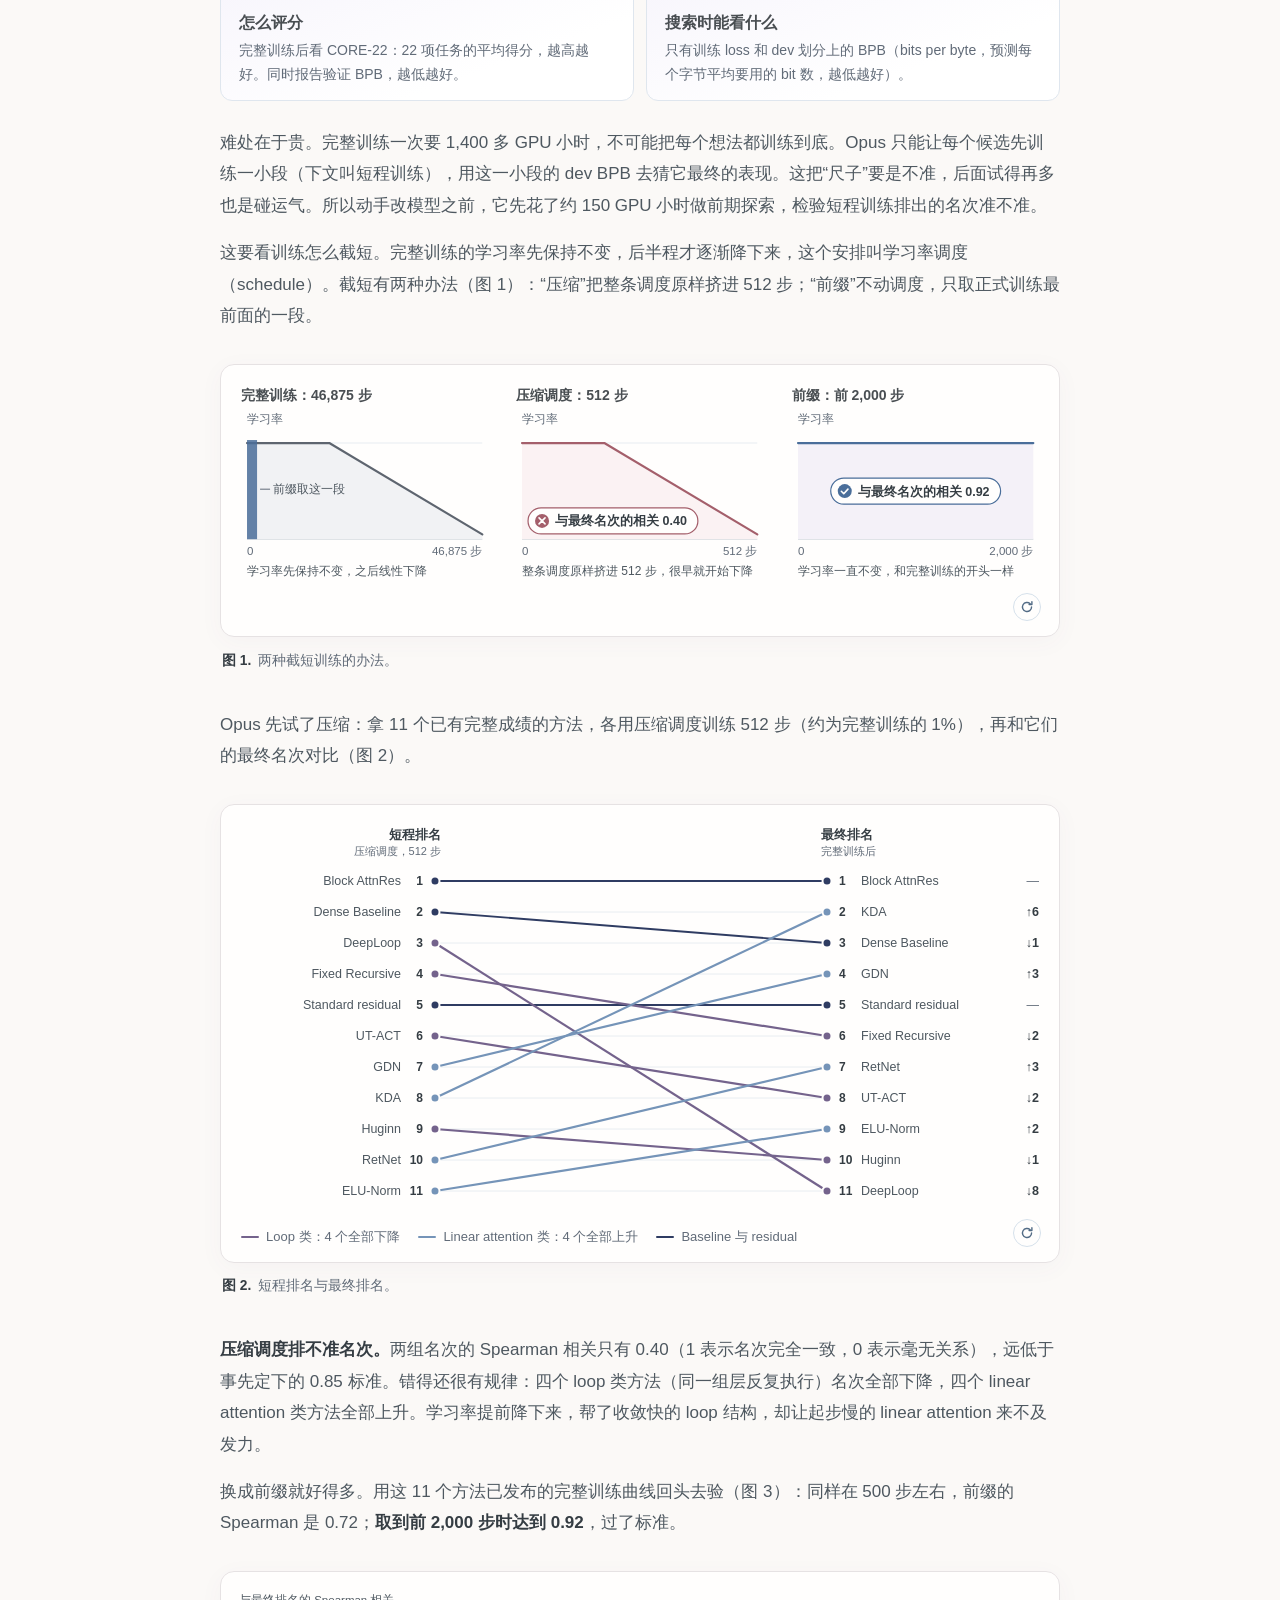
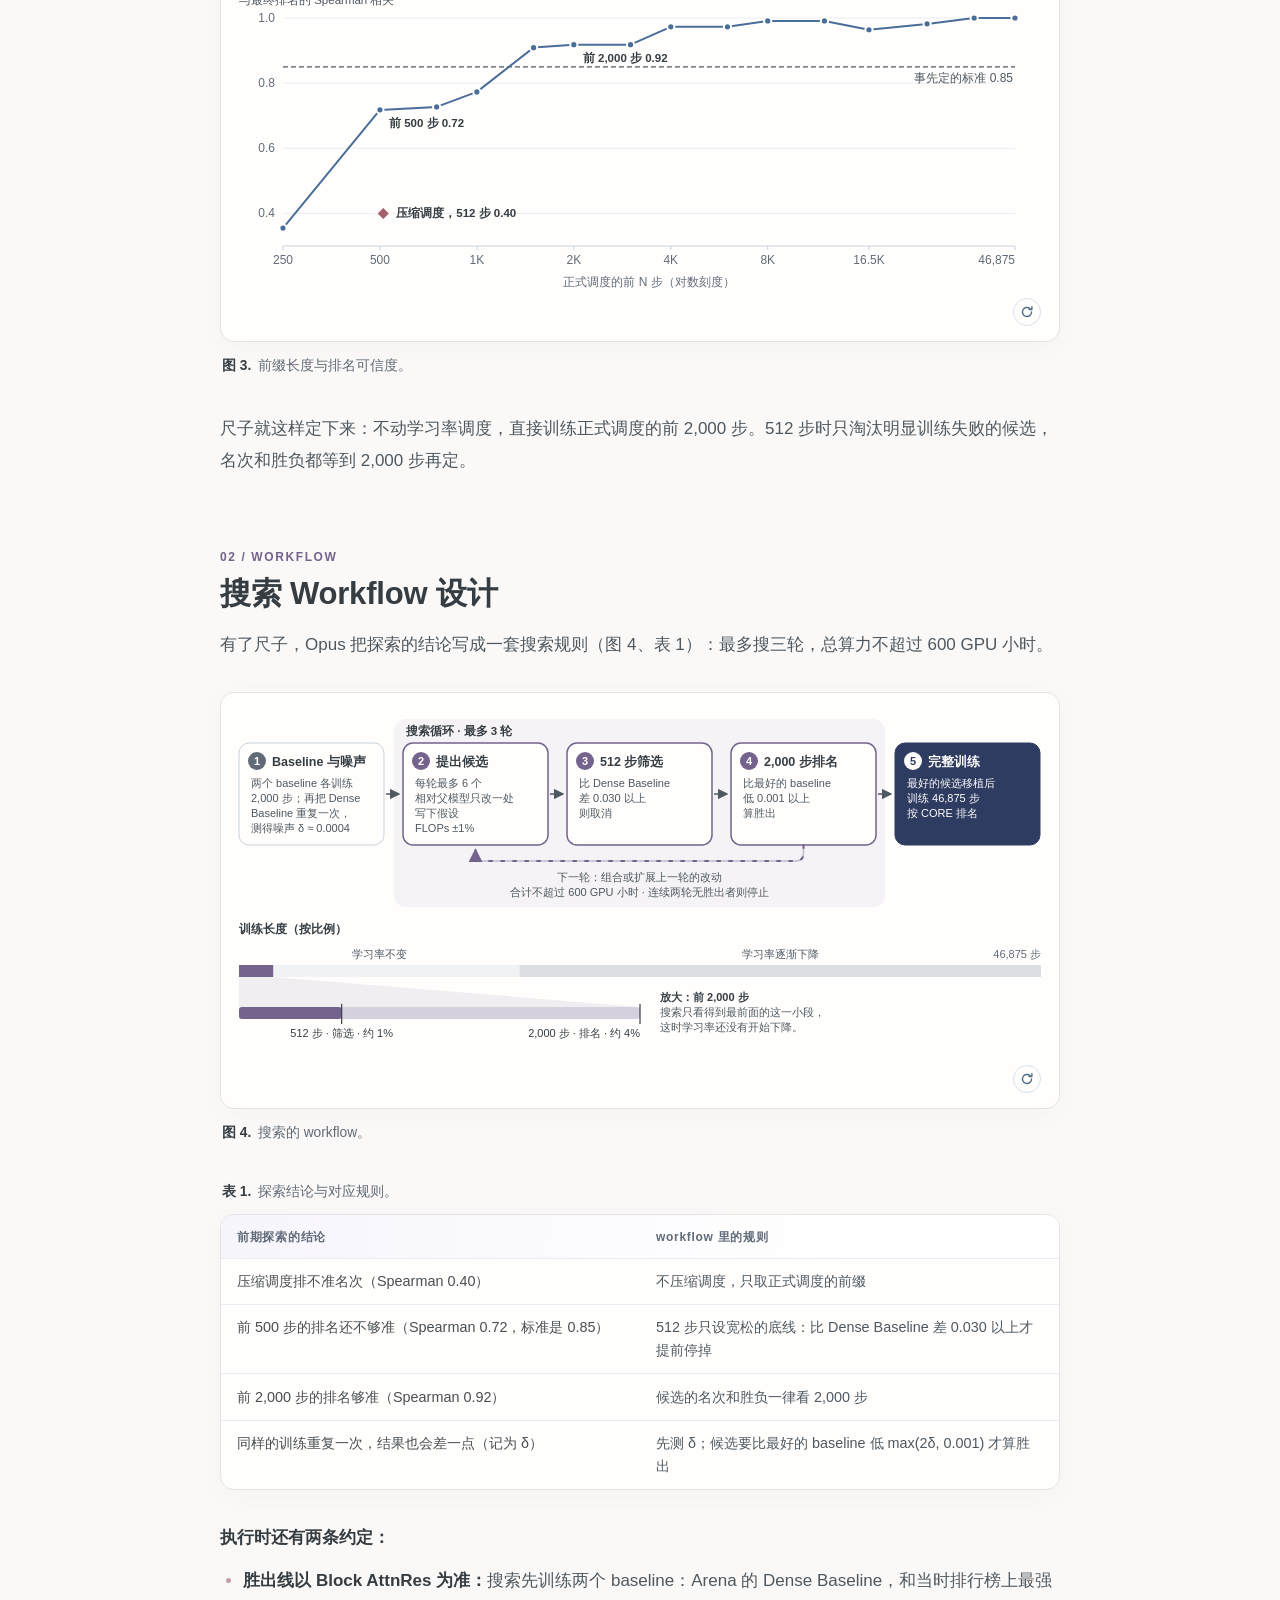
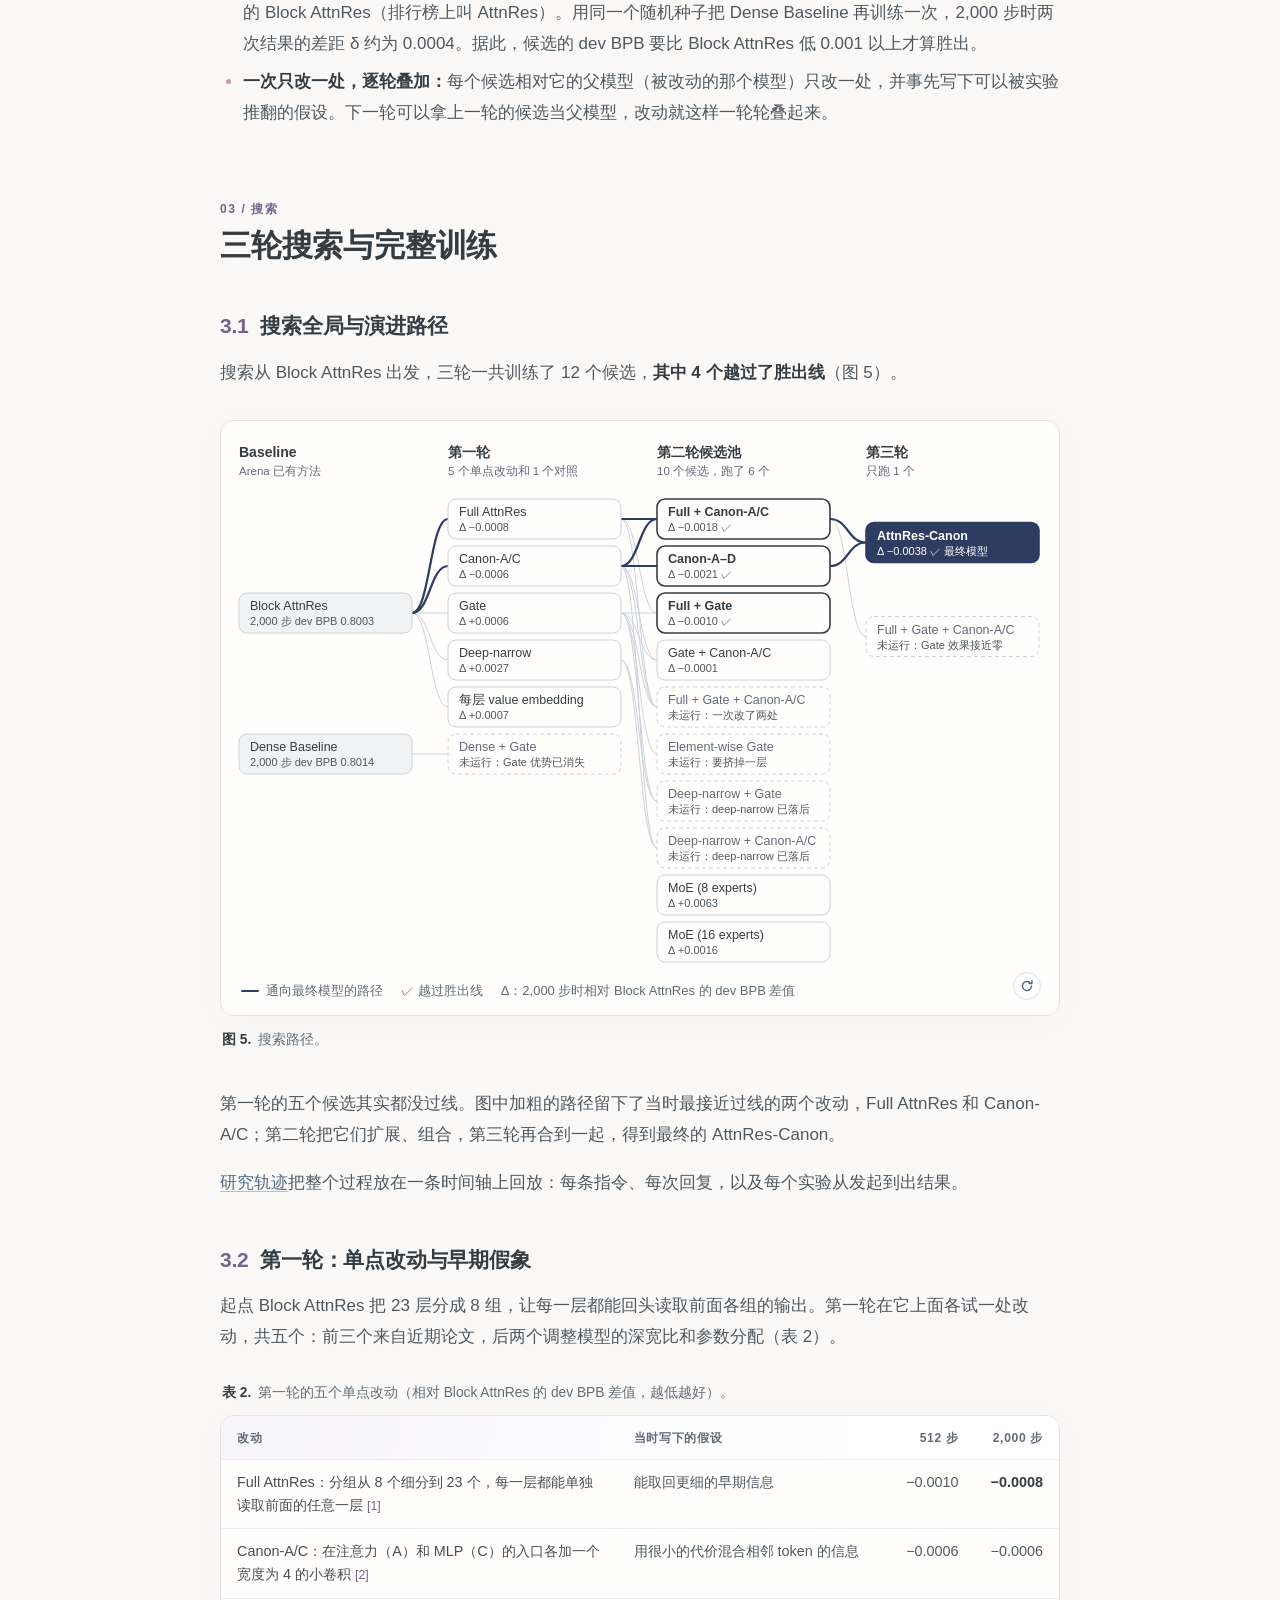
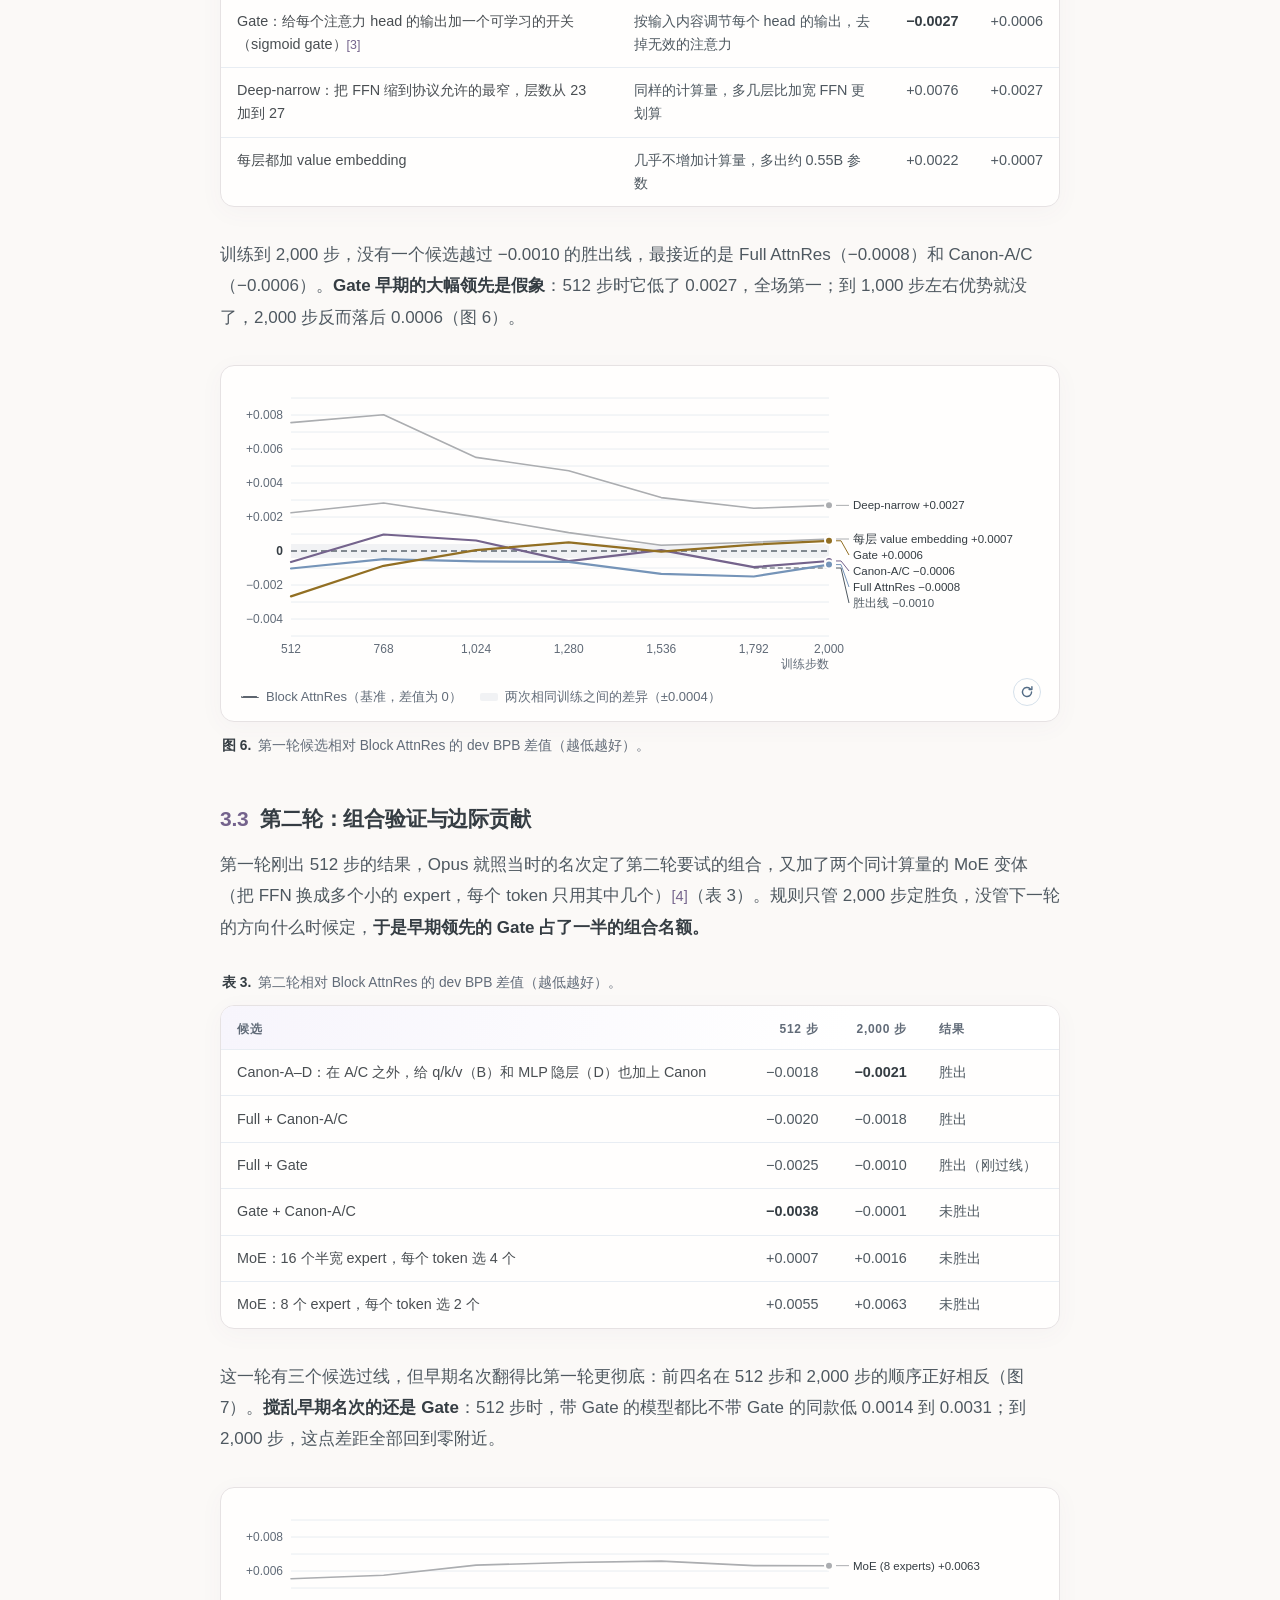
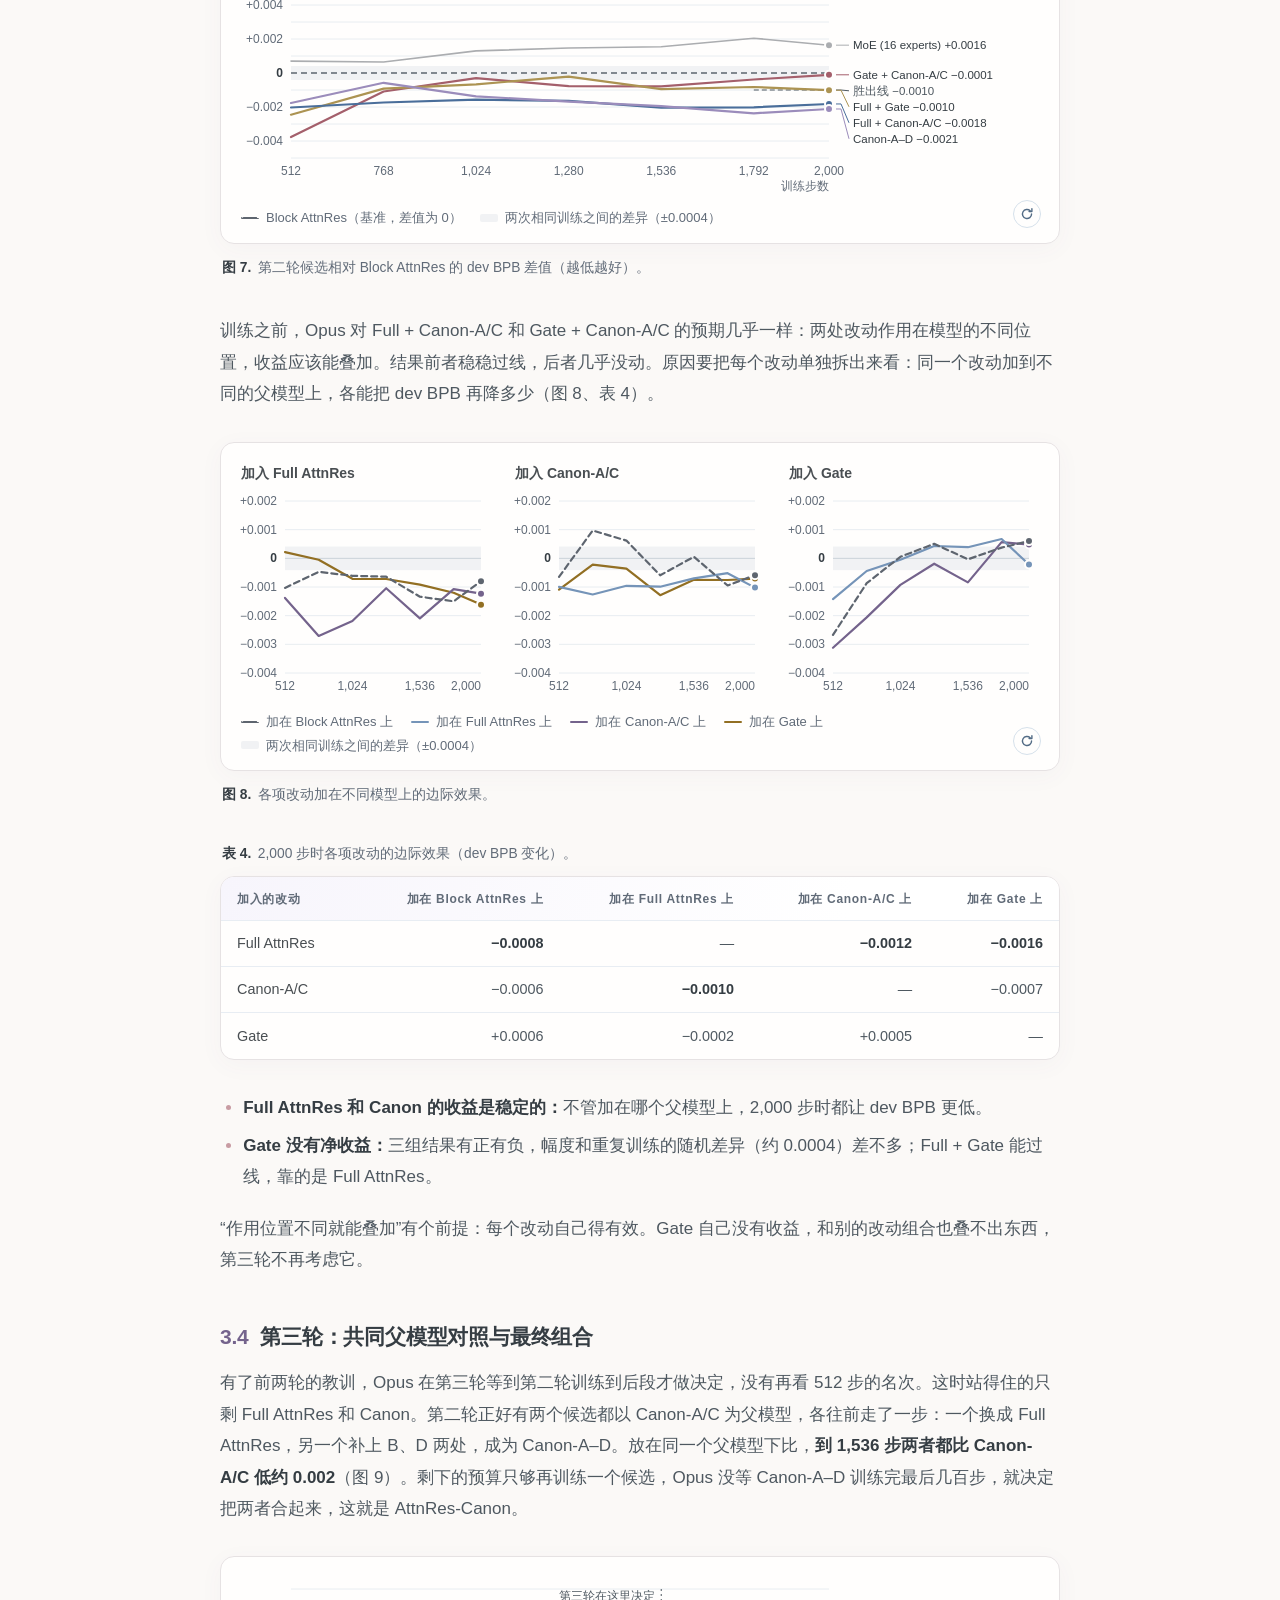
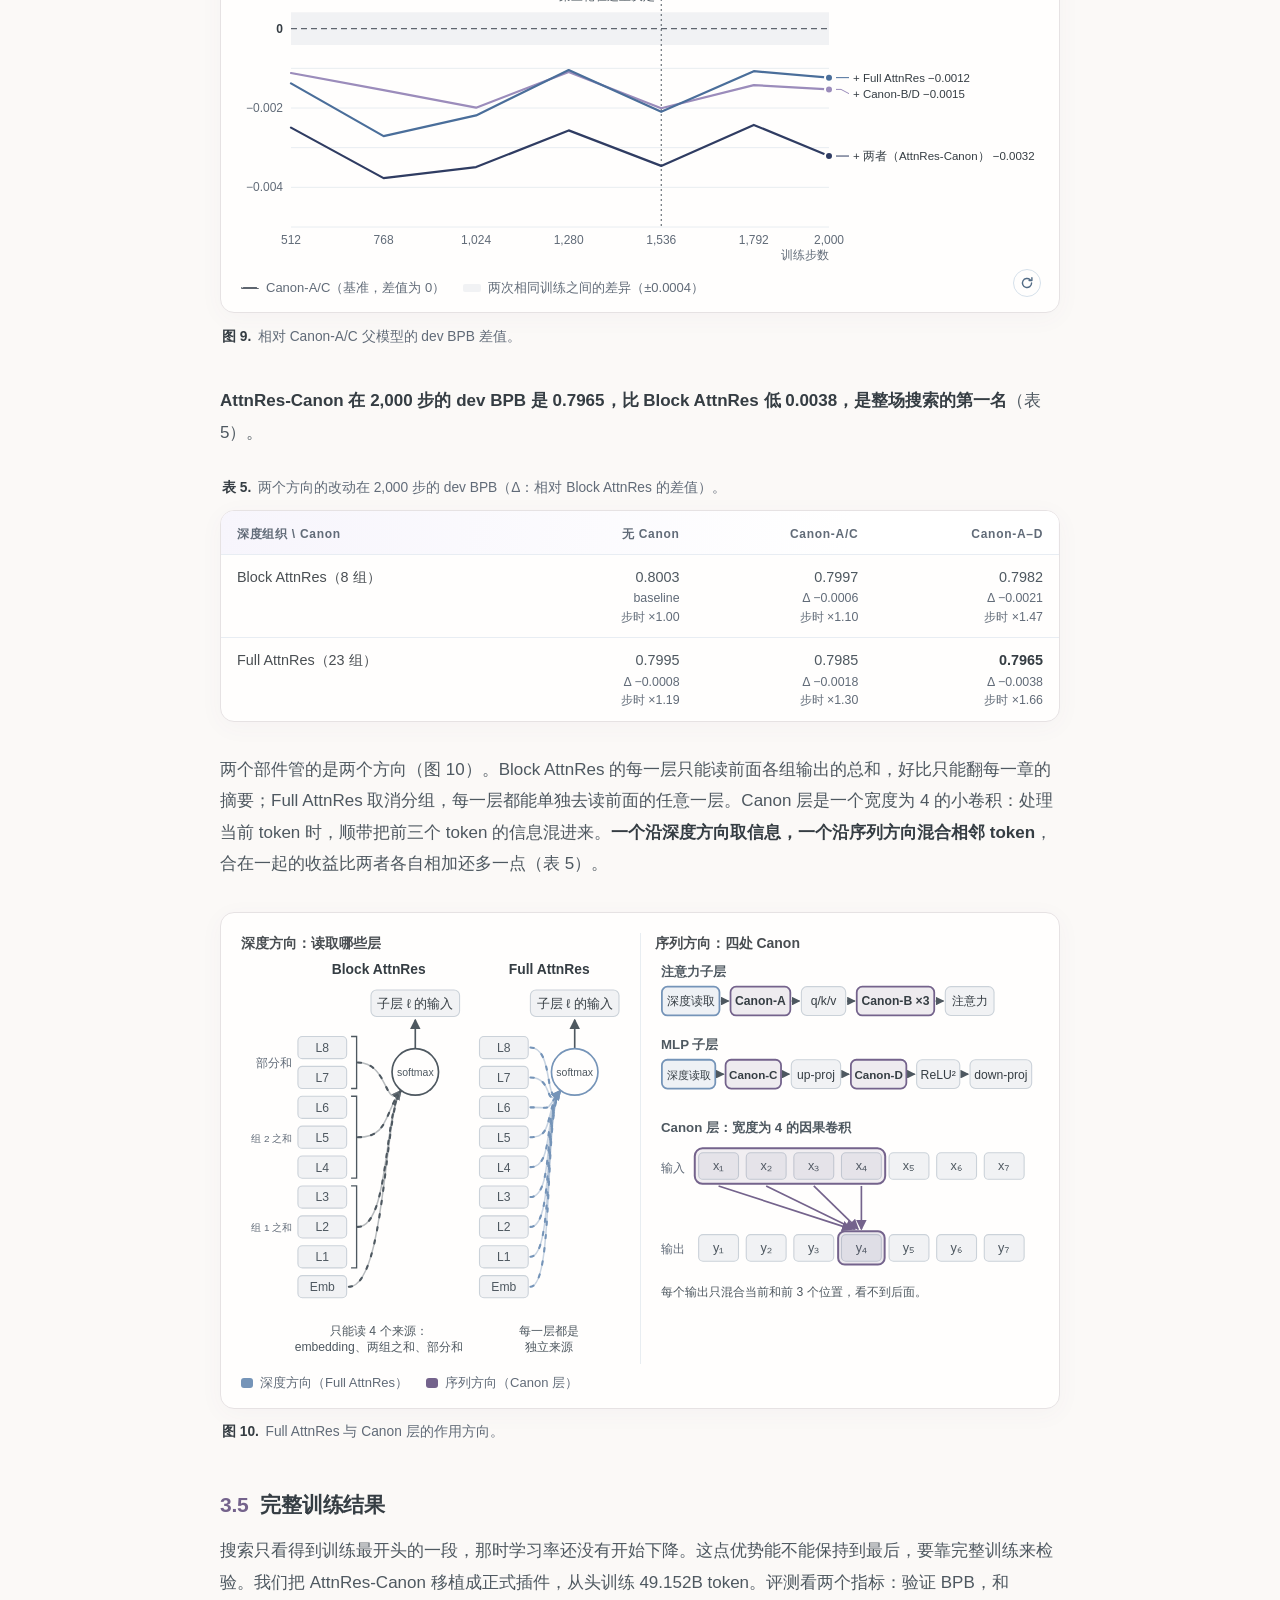
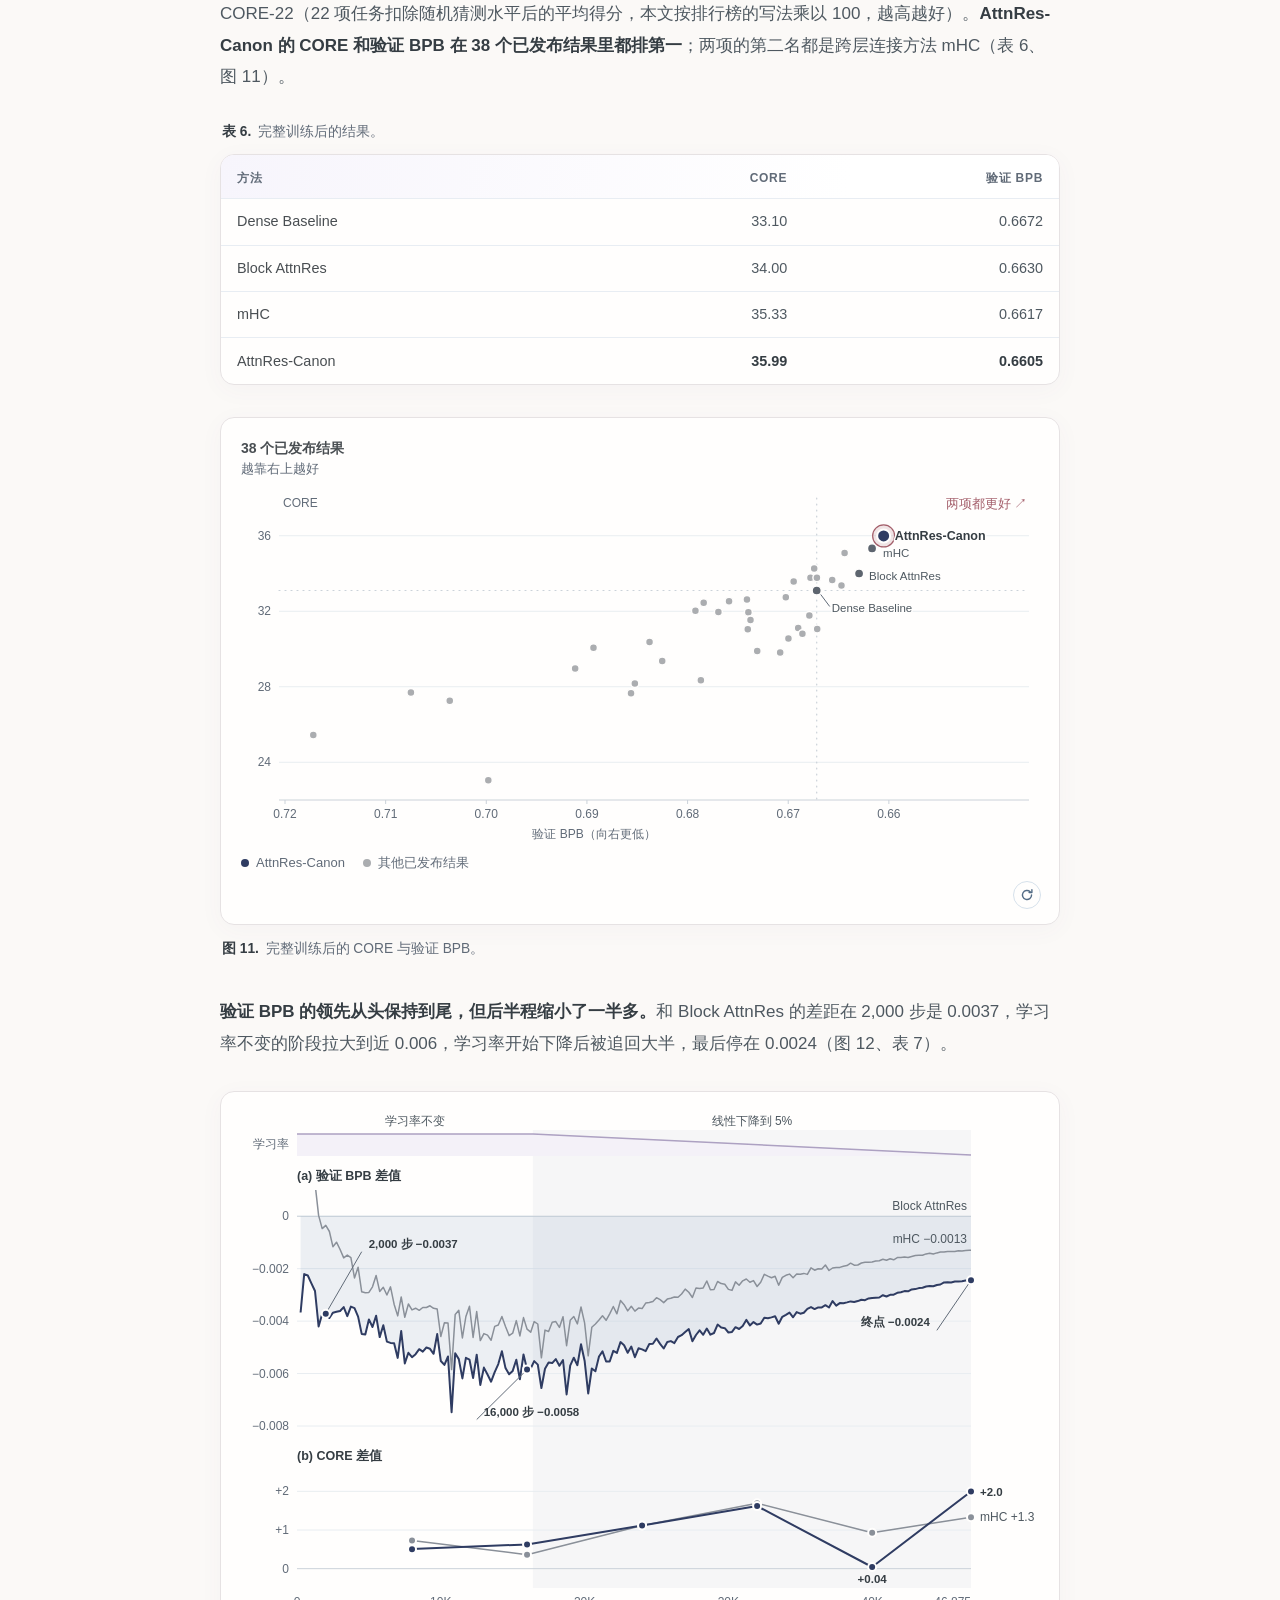
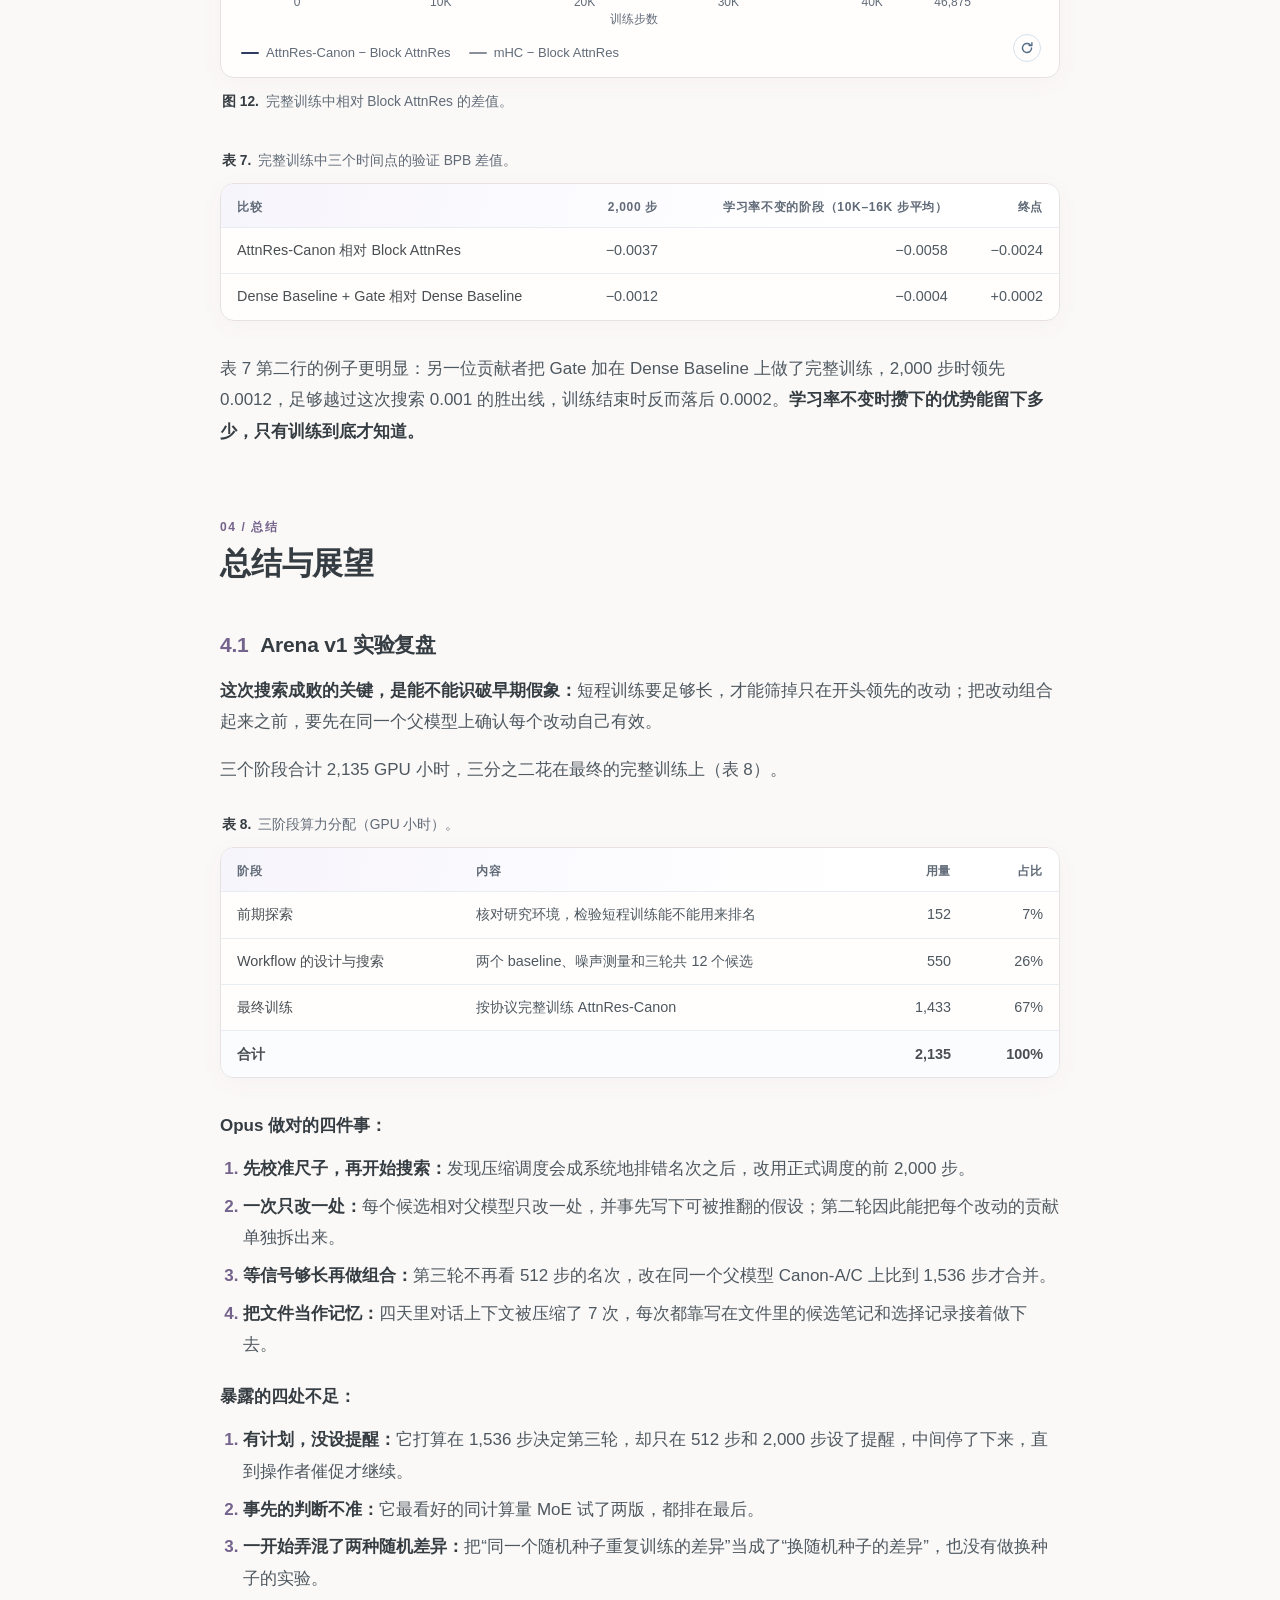
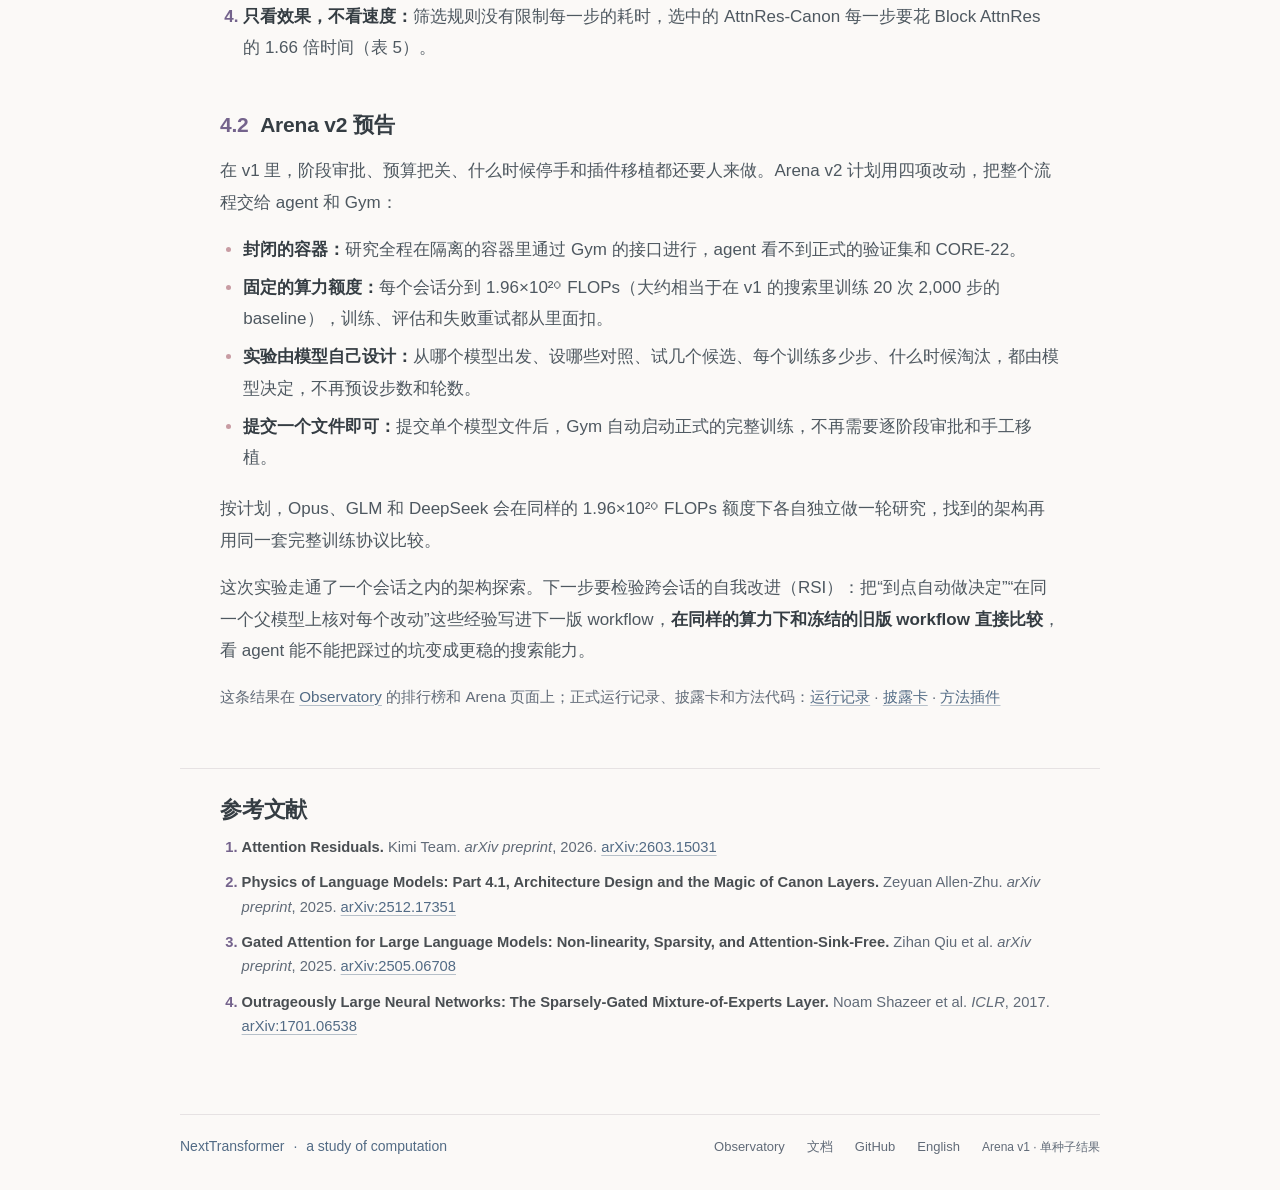
<file: attnres-canon/zh/index.html>
<!doctype html>
<html lang="zh-CN">
<head>
  <meta charset="utf-8">
  <meta name="viewport" content="width=device-width, initial-scale=1">
  <title>Opus 如何找到 AttnRes-Canon：一次架构探索的 Discovery Trace</title>
  <meta name="description" content="我们在 NextTransformer 的 Arena v1 上做了一次 auto research 尝试：Claude Opus 自己设计、筛选架构，找到了 AttnRes-Canon。本文回顾这次搜索的过程、现象和经验。">
  <meta property="og:type" content="article">
  <meta property="og:title" content="Opus 如何找到 AttnRes-Canon：一次架构探索的 Discovery Trace">
  <meta property="og:description" content="Claude Opus 在 NextTransformer Arena v1 上自己设计、筛选架构，找到了排行榜第一的 AttnRes-Canon。">
  <meta property="og:image" content="https://interactive-active-ai.github.io/NextTransformer/brand/social-preview.jpg">
  <link rel="icon" href="../favicon.svg" type="image/svg+xml">
  <link rel="alternate" hreflang="en" href="../">
  <link rel="stylesheet" href="../styles.css">
</head>
<body>
<div class="dream-sky" aria-hidden="true"><i></i><i></i><span>✦</span><span>✧</span><span>✦</span></div>
<div class="progress" aria-hidden="true"><span></span></div>
<header class="topbar">
  <div class="brand-cluster">
    <a class="brand" href="https://interactive-active-ai.github.io/NextTransformer/" aria-label="NextTransformer Observatory"><span class="brand-mark" aria-hidden="true">N<span>↗</span></span><b>NextTransformer</b></a>
    <a class="iaai-brand" href="https://github.com/Interactive-Active-AI" aria-label="IAAI · Interactive &amp; Active AI"><img src="../assets/iaai.png" width="34" height="34" alt="IAAI logo"><b>IAAI</b><span>Interactive <i>&amp;</i> Active AI</span></a>
  </div>
  <nav class="header-actions" aria-label="站点链接">
    <a class="header-link" href="../../">Blog</a>
    <a class="header-link" href="https://interactive-active-ai.github.io/NextTransformer/">Observatory</a>
    <a class="header-link" href="https://interactive-active-ai.github.io/NextTransformer/docs/zh-cn/">文档</a>
    <a class="repo-button" href="https://github.com/Interactive-Active-AI/NextTransformer" aria-label="NextTransformer on GitHub"><svg width="16" height="16" viewBox="0 0 16 16" aria-hidden="true" fill="currentColor"><path d="M8 0C3.58 0 0 3.58 0 8c0 3.54 2.29 6.53 5.47 7.59.4.07.55-.17.55-.38 0-.19-.01-.82-.01-1.49-2.01.37-2.53-.49-2.69-.94-.09-.23-.48-.94-.82-1.13-.28-.15-.68-.52-.01-.53.63-.01 1.08.58 1.23.82.72 1.21 1.87.87 2.33.66.07-.52.28-.87.51-1.07-1.78-.2-3.64-.89-3.64-3.95 0-.87.31-1.59.82-2.15-.08-.2-.36-1.02.08-2.12 0 0 .67-.21 2.2.82.64-.18 1.32-.27 2-.27.68 0 1.36.09 2 .27 1.53-1.04 2.2-.82 2.2-.82.44 1.1.16 1.92.08 2.12.51.56.82 1.27.82 2.15 0 3.07-1.87 3.75-3.65 3.95.29.25.54.73.54 1.48 0 1.07-.01 1.93-.01 2.2 0 .21.15.46.55.38A8.013 8.013 0 0016 8c0-4.42-3.58-8-8-8z"/></svg><span>GitHub</span></a>
    <a class="trace-button" href="trace/" aria-label="研究轨迹：这篇文章背后的会话，放在一条时间轴上" title="研究轨迹"><svg width="16" height="16" viewBox="0 0 16 16" aria-hidden="true" fill="none" stroke="currentColor" stroke-width="1.9" stroke-linecap="round"><path d="M2.5 4h5.5M5.5 8h6.5M9.5 12h4"/></svg><span>轨迹</span></a>
    <a class="pill" href="../" hreflang="en" lang="en">English</a>
    <button id="theme-toggle" class="pill" type="button" aria-label="切换浅色或深色主题">深色</button>
  </nav>
</header>

<div class="page">
<nav class="rail" aria-label="章节导航">
  <div class="rail-title">本文内容</div>
  <ol>
    <li><a href="#s1"><span>01</span>前期探索</a></li>
    <li><a href="#s2"><span>02</span>Workflow 设计</a></li>
    <li><a href="#s3"><span>03</span>搜索与结果</a></li>
    <li class="sub"><a href="#s3-1">搜索路径</a></li>
    <li class="sub"><a href="#s3-2">第一轮</a></li>
    <li class="sub"><a href="#s3-3">第二轮</a></li>
    <li class="sub"><a href="#s3-4">第三轮</a></li>
    <li class="sub"><a href="#s3-5">完整训练结果</a></li>
    <li><a href="#s4"><span>04</span>总结与展望</a></li>
    <li class="sub"><a href="#s4-1">Arena v1 复盘</a></li>
    <li class="sub"><a href="#s4-2">Arena v2 预告</a></li>
  </ol>
</nav>

<main id="top">
<article>
  <header class="post-head">
    <p class="eyebrow">NextTransformer Blog / Arena v1</p>
    <h1>Opus 如何找到 AttnRes-Canon<span class="sr">：</span><em>一次架构探索的 Discovery Trace</em></h1>
    <p class="post-meta"><span>葛羿</span><span>2026 年 11 月</span><span>约 10 分钟阅读</span><a class="trace-button meta-trace" href="trace/"><svg width="16" height="16" viewBox="0 0 16 16" aria-hidden="true" fill="none" stroke="currentColor" stroke-width="1.9" stroke-linecap="round"><path d="M2.5 4h5.5M5.5 8h6.5M9.5 12h4"/></svg><span>研究轨迹</span></a></p>
  </header>

  <div class="abstract">
    <div class="abstract-label">摘要</div>
    <p>我们在 NextTransformer 的 Arena v1 上做了一次 auto research（自动研究）尝试：让 Claude Opus 5.5 自己设计、筛选 Transformer 架构，人负责审批计划和预算。整个过程分三步：前期探索，workflow 设计与三轮搜索，最后是完整训练。搜索时每个候选只训练 2,000 步，约为完整训练步数的 4%；胜出的架构再按固定协议从头训练 49.152B token，按 CORE-22 得分排名。最终找到的 AttnRes-Canon 把 Full AttnRes 和四处 Canon 层结合在一起：完整训练后 CORE 得分 35.99，比搜索的起点 Block AttnRes 高 2.0 分，验证 BPB 低 0.0024，两项在排行榜已发布的结果里都排第一。</p>
  </div>

  <nav class="toc" aria-label="本文内容">
    <div class="toc-title">本文内容</div>
    <ol>
      <li><a href="#s1">Agent 的前期探索</a></li>
      <li><a href="#s2">搜索 Workflow 设计</a></li>
      <li><a href="#s3">三轮搜索与完整训练</a></li>
      <li class="sub"><a href="#s3-1">3.1 搜索全局与演进路径</a></li>
      <li class="sub"><a href="#s3-2">3.2 第一轮：单点改动与早期假象</a></li>
      <li class="sub"><a href="#s3-3">3.3 第二轮：组合验证与边际贡献</a></li>
      <li class="sub"><a href="#s3-4">3.4 第三轮：共同父模型对照与最终组合</a></li>
      <li class="sub"><a href="#s3-5">3.5 完整训练结果</a></li>
      <li><a href="#s4">总结与展望</a></li>
      <li class="sub"><a href="#s4-1">4.1 Arena v1 实验复盘</a></li>
      <li class="sub"><a href="#s4-2">4.2 Arena v2 预告</a></li>
    </ol>
  </nav>


  <!-- 1 -->
  <section id="s1">
    <p class="eyebrow">01 / 探索</p>
    <h2>Agent 的前期探索</h2>

    <p>交给 Opus 的任务很简单：在 Arena v1 的规则下改进 Transformer 的模型结构，让它完整训练之后，在 CORE-22 上超过排行榜上已有的方法。规则只有四条：</p>

    <div class="cards">
      <div><span>01</span><p class="card-title">固定不变</p><p>训练数据、46,875 步的训练长度、每个 token 的计算量（FLOPs，允许 ±1%）都锁死，对所有方法一样。</p></div>
      <div><span>02</span><p class="card-title">可以改</p><p>只有模型结构。每个想法是一个“候选”，在同样的条件下训练。</p></div>
      <div><span>03</span><p class="card-title">怎么评分</p><p>完整训练后看 CORE-22：22 项任务的平均得分，越高越好。同时报告验证 BPB，越低越好。</p></div>
      <div><span>04</span><p class="card-title">搜索时能看什么</p><p>只有训练 loss 和 dev 划分上的 BPB（bits per byte，预测每个字节平均要用的 bit 数，越低越好）。</p></div>
    </div>

    <p>难处在于贵。完整训练一次要 1,400 多 GPU 小时，不可能把每个想法都训练到底。Opus 只能让每个候选先训练一小段（下文叫短程训练），用这一小段的 dev BPB 去猜它最终的表现。这把“尺子”要是不准，后面试得再多也是碰运气。所以动手改模型之前，它先花了约 150 GPU 小时做前期探索，检验短程训练排出的名次准不准。</p>

    <p>这要看训练怎么截短。完整训练的学习率先保持不变，后半程才逐渐降下来，这个安排叫学习率调度（schedule）。截短有两种办法（图 1）：“压缩”把整条调度原样挤进 512 步；“前缀”不动调度，只取正式训练最前面的一段。</p>

    <figure class="wide" id="fig-shorten">
      <div class="fig-body" data-figure="shorten"></div>
      <figcaption><strong>图 1.</strong> 两种截短训练的办法。</figcaption>
    </figure>

    <p>Opus 先试了压缩：拿 11 个已有完整成绩的方法，各用压缩调度训练 512 步（约为完整训练的 1%），再和它们的最终名次对比（图 2）。</p>

    <figure class="wide" id="fig-proxy">
      <div class="fig-body" data-figure="slope"></div>
      <figcaption><strong>图 2.</strong> 短程排名与最终排名。</figcaption>
    </figure>

    <p><strong>压缩调度排不准名次。</strong>两组名次的 Spearman 相关只有 0.40（1 表示名次完全一致，0 表示毫无关系），远低于事先定下的 0.85 标准。错得还很有规律：四个 loop 类方法（同一组层反复执行）名次全部下降，四个 linear attention 类方法全部上升。学习率提前降下来，帮了收敛快的 loop 结构，却让起步慢的 linear attention 来不及发力。</p>

    <p>换成前缀就好得多。用这 11 个方法已发布的完整训练曲线回头去验（图 3）：同样在 500 步左右，前缀的 Spearman 是 0.72；<strong>取到前 2,000 步时达到 0.92</strong>，过了标准。</p>

    <figure class="wide" id="fig-backtest">
      <div class="fig-body" data-figure="backtest"></div>
      <figcaption><strong>图 3.</strong> 前缀长度与排名可信度。</figcaption>
    </figure>

    <p>尺子就这样定下来：不动学习率调度，直接训练正式调度的前 2,000 步。512 步时只淘汰明显训练失败的候选，名次和胜负都等到 2,000 步再定。</p>
  </section>

  <!-- 2 -->
  <section id="s2">
    <p class="eyebrow">02 / Workflow</p>
    <h2>搜索 Workflow 设计</h2>

    <p>有了尺子，Opus 把探索的结论写成一套搜索规则（图 4、表 1）：最多搜三轮，总算力不超过 600 GPU 小时。</p>

    <figure class="wide" id="fig-workflow">
      <div class="fig-body" data-figure="workflow"></div>
      <figcaption><strong>图 4.</strong> 搜索的 workflow。</figcaption>
    </figure>

    <figure class="tbl wide" id="tab-rules">
      <figcaption><strong>表 1.</strong> 探索结论与对应规则。</figcaption>
      <div class="table-wrap">
      <table class="plain">
        <thead><tr><th>前期探索的结论</th><th>workflow 里的规则</th></tr></thead>
        <tbody>
          <tr><td>压缩调度排不准名次（Spearman 0.40）</td><td>不压缩调度，只取正式调度的前缀</td></tr>
          <tr><td>前 500 步的排名还不够准（Spearman 0.72，标准是 0.85）</td><td>512 步只设宽松的底线：比 Dense Baseline 差 0.030 以上才提前停掉</td></tr>
          <tr><td>前 2,000 步的排名够准（Spearman 0.92）</td><td>候选的名次和胜负一律看 2,000 步</td></tr>
          <tr><td>同样的训练重复一次，结果也会差一点（记为 δ）</td><td>先测 δ；候选要比最好的 baseline 低 max(2δ, 0.001) 才算胜出</td></tr>
        </tbody>
      </table>
      </div>
    </figure>

    <p class="list-lead">执行时还有两条约定：</p>

    <ul>
      <li><strong>胜出线以 Block AttnRes 为准：</strong>搜索先训练两个 baseline：Arena 的 Dense Baseline，和当时排行榜上最强的 Block AttnRes（排行榜上叫 AttnRes）。用同一个随机种子把 Dense Baseline 再训练一次，2,000 步时两次结果的差距 δ 约为 0.0004。据此，候选的 dev BPB 要比 Block AttnRes 低 0.001 以上才算胜出。</li>
      <li><strong>一次只改一处，逐轮叠加：</strong>每个候选相对它的父模型（被改动的那个模型）只改一处，并事先写下可以被实验推翻的假设。下一轮可以拿上一轮的候选当父模型，改动就这样一轮轮叠起来。</li>
    </ul>
  </section>

  <!-- 3 -->
  <section id="s3">
    <p class="eyebrow">03 / 搜索</p>
    <h2>三轮搜索与完整训练</h2>

    <h3 id="s3-1"><span class="no">3.1</span>搜索全局与演进路径</h3>

    <p>搜索从 Block AttnRes 出发，三轮一共训练了 12 个候选，<strong>其中 4 个越过了胜出线</strong>（图 5）。</p>

    <figure class="wide" id="fig-lineage">
      <div class="fig-body" data-figure="lineage"></div>
      <figcaption><strong>图 5.</strong> 搜索路径。</figcaption>
    </figure>

    <p>第一轮的五个候选其实都没过线。图中加粗的路径留下了当时最接近过线的两个改动，Full AttnRes 和 Canon-A/C；第二轮把它们扩展、组合，第三轮再合到一起，得到最终的 AttnRes-Canon。</p>

    <p><a href="trace/">研究轨迹</a>把整个过程放在一条时间轴上回放：每条指令、每次回复，以及每个实验从发起到出结果。</p>

    <h3 id="s3-2"><span class="no">3.2</span>第一轮：单点改动与早期假象</h3>

    <p>起点 Block AttnRes 把 23 层分成 8 组，让每一层都能回头读取前面各组的输出。第一轮在它上面各试一处改动，共五个：前三个来自近期论文，后两个调整模型的深宽比和参数分配（表 2）。</p>

    <figure class="tbl wide" id="tab-round1">
      <figcaption><strong>表 2.</strong> 第一轮的五个单点改动（相对 Block AttnRes 的 dev BPB 差值，越低越好）。</figcaption>
      <div class="table-wrap">
      <table>
        <thead><tr><th>改动</th><th>当时写下的假设</th><th class="num nw">512 步</th><th class="num nw">2,000 步</th></tr></thead>
        <tbody>
          <tr><td>Full AttnRes：分组从 8 个细分到 23 个，每一层都能单独读取前面的任意一层 <a class="cite" href="#ref-1">[1]</a></td><td>能取回更细的早期信息</td><td class="num">−0.0010</td><td class="num"><strong>−0.0008</strong></td></tr>
          <tr><td>Canon-A/C：在注意力（A）和 MLP（C）的入口各加一个宽度为 4 的小卷积 <a class="cite" href="#ref-2">[2]</a></td><td>用很小的代价混合相邻 token 的信息</td><td class="num">−0.0006</td><td class="num">−0.0006</td></tr>
          <tr><td>Gate：给每个注意力 head 的输出加一个可学习的开关（sigmoid gate）<a class="cite" href="#ref-3">[3]</a></td><td>按输入内容调节每个 head 的输出，去掉无效的注意力</td><td class="num"><strong>−0.0027</strong></td><td class="num">+0.0006</td></tr>
          <tr><td>Deep-narrow：把 FFN 缩到协议允许的最窄，层数从 23 加到 27</td><td>同样的计算量，多几层比加宽 FFN 更划算</td><td class="num">+0.0076</td><td class="num">+0.0027</td></tr>
          <tr><td>每层都加 value embedding</td><td>几乎不增加计算量，多出约 0.55B 参数</td><td class="num">+0.0022</td><td class="num">+0.0007</td></tr>
        </tbody>
      </table>
      </div>
    </figure>

    <p>训练到 2,000 步，没有一个候选越过 −0.0010 的胜出线，最接近的是 Full AttnRes（−0.0008）和 Canon-A/C（−0.0006）。<strong>Gate 早期的大幅领先是假象</strong>：512 步时它低了 0.0027，全场第一；到 1,000 步左右优势就没了，2,000 步反而落后 0.0006（图 6）。</p>

    <figure class="wide" id="fig-round1">
      <div class="fig-body" data-figure="round1"></div>
      <figcaption><strong>图 6.</strong> 第一轮候选相对 Block AttnRes 的 dev BPB 差值（越低越好）。</figcaption>
    </figure>

    <h3 id="s3-3"><span class="no">3.3</span>第二轮：组合验证与边际贡献</h3>

    <p>第一轮刚出 512 步的结果，Opus 就照当时的名次定了第二轮要试的组合，又加了两个同计算量的 MoE 变体（把 FFN 换成多个小的 expert，每个 token 只用其中几个）<a class="cite" href="#ref-4">[4]</a>（表 3）。规则只管 2,000 步定胜负，没管下一轮的方向什么时候定，<strong>于是早期领先的 Gate 占了一半的组合名额。</strong></p>

    <figure class="tbl wide" id="tab-round2">
      <figcaption><strong>表 3.</strong> 第二轮相对 Block AttnRes 的 dev BPB 差值（越低越好）。</figcaption>
      <div class="table-wrap">
      <table>
        <thead><tr><th>候选</th><th class="num nw">512 步</th><th class="num nw">2,000 步</th><th>结果</th></tr></thead>
        <tbody>
          <tr><td>Canon-A–D：在 A/C 之外，给 q/k/v（B）和 MLP 隐层（D）也加上 Canon</td><td class="num">−0.0018</td><td class="num"><strong>−0.0021</strong></td><td>胜出</td></tr>
          <tr><td>Full + Canon-A/C</td><td class="num">−0.0020</td><td class="num">−0.0018</td><td>胜出</td></tr>
          <tr><td>Full + Gate</td><td class="num">−0.0025</td><td class="num">−0.0010</td><td>胜出（刚过线）</td></tr>
          <tr><td>Gate + Canon-A/C</td><td class="num"><strong>−0.0038</strong></td><td class="num">−0.0001</td><td>未胜出</td></tr>
          <tr><td>MoE：16 个半宽 expert，每个 token 选 4 个</td><td class="num">+0.0007</td><td class="num">+0.0016</td><td>未胜出</td></tr>
          <tr><td>MoE：8 个 expert，每个 token 选 2 个</td><td class="num">+0.0055</td><td class="num">+0.0063</td><td>未胜出</td></tr>
        </tbody>
      </table>
      </div>
    </figure>

    <p>这一轮有三个候选过线，但早期名次翻得比第一轮更彻底：前四名在 512 步和 2,000 步的顺序正好相反（图 7）。<strong>搅乱早期名次的还是 Gate</strong>：512 步时，带 Gate 的模型都比不带 Gate 的同款低 0.0014 到 0.0031；到 2,000 步，这点差距全部回到零附近。</p>

    <figure class="wide" id="fig-round2">
      <div class="fig-body" data-figure="round2"></div>
      <figcaption><strong>图 7.</strong> 第二轮候选相对 Block AttnRes 的 dev BPB 差值（越低越好）。</figcaption>
    </figure>

    <p>训练之前，Opus 对 Full + Canon-A/C 和 Gate + Canon-A/C 的预期几乎一样：两处改动作用在模型的不同位置，收益应该能叠加。结果前者稳稳过线，后者几乎没动。原因要把每个改动单独拆出来看：同一个改动加到不同的父模型上，各能把 dev BPB 再降多少（图 8、表 4）。</p>

    <figure class="wide" id="fig-marginal">
      <div class="fig-body" data-figure="marginal"></div>
      <figcaption><strong>图 8.</strong> 各项改动加在不同模型上的边际效果。</figcaption>
    </figure>

    <figure class="tbl wide" id="tab-marginal">
      <figcaption><strong>表 4.</strong> 2,000 步时各项改动的边际效果（dev BPB 变化）。</figcaption>
      <div class="table-wrap">
      <table>
        <thead><tr><th>加入的改动</th><th class="num">加在 Block AttnRes 上</th><th class="num">加在 Full AttnRes 上</th><th class="num">加在 Canon-A/C 上</th><th class="num">加在 Gate 上</th></tr></thead>
        <tbody>
          <tr><td>Full AttnRes</td><td class="num"><strong>−0.0008</strong></td><td class="num">—</td><td class="num"><strong>−0.0012</strong></td><td class="num"><strong>−0.0016</strong></td></tr>
          <tr><td>Canon-A/C</td><td class="num">−0.0006</td><td class="num"><strong>−0.0010</strong></td><td class="num">—</td><td class="num">−0.0007</td></tr>
          <tr><td>Gate</td><td class="num">+0.0006</td><td class="num">−0.0002</td><td class="num">+0.0005</td><td class="num">—</td></tr>
        </tbody>
      </table>
      </div>
    </figure>

    <ul>
      <li><strong>Full AttnRes 和 Canon 的收益是稳定的：</strong>不管加在哪个父模型上，2,000 步时都让 dev BPB 更低。</li>
      <li><strong>Gate 没有净收益：</strong>三组结果有正有负，幅度和重复训练的随机差异（约 0.0004）差不多；Full + Gate 能过线，靠的是 Full AttnRes。</li>
    </ul>

    <p>“作用位置不同就能叠加”有个前提：每个改动自己得有效。Gate 自己没有收益，和别的改动组合也叠不出东西，第三轮不再考虑它。</p>

    <h3 id="s3-4"><span class="no">3.4</span>第三轮：共同父模型对照与最终组合</h3>

    <p>有了前两轮的教训，Opus 在第三轮等到第二轮训练到后段才做决定，没有再看 512 步的名次。这时站得住的只剩 Full AttnRes 和 Canon。第二轮正好有两个候选都以 Canon-A/C 为父模型，各往前走了一步：一个换成 Full AttnRes，另一个补上 B、D 两处，成为 Canon-A–D。放在同一个父模型下比，<strong>到 1,536 步两者都比 Canon-A/C 低约 0.002</strong>（图 9）。剩下的预算只够再训练一个候选，Opus 没等 Canon-A–D 训练完最后几百步，就决定把两者合起来，这就是 AttnRes-Canon。</p>

    <figure class="wide" id="fig-basis">
      <div class="fig-body" data-figure="basis"></div>
      <figcaption><strong>图 9.</strong> 相对 Canon-A/C 父模型的 dev BPB 差值。</figcaption>
    </figure>

    <p><strong>AttnRes-Canon 在 2,000 步的 dev BPB 是 0.7965，比 Block AttnRes 低 0.0038，是整场搜索的第一名</strong>（表 5）。</p>

    <figure class="tbl wide" id="tab-matrix">
      <figcaption><strong>表 5.</strong> 两个方向的改动在 2,000 步的 dev BPB（Δ：相对 Block AttnRes 的差值）。</figcaption>
      <div class="table-wrap">
      <table class="matrix">
        <thead><tr><th>深度组织 \ Canon</th><th class="num">无 Canon</th><th class="num">Canon-A/C</th><th class="num">Canon-A–D</th></tr></thead>
        <tbody>
          <tr><td>Block AttnRes（8&nbsp;组）</td><td class="num">0.8003<small>baseline</small><small>步时 ×1.00</small></td><td class="num">0.7997<small>Δ −0.0006</small><small>步时 ×1.10</small></td><td class="num">0.7982<small>Δ −0.0021</small><small>步时 ×1.47</small></td></tr>
          <tr><td>Full AttnRes（23&nbsp;组）</td><td class="num">0.7995<small>Δ −0.0008</small><small>步时 ×1.19</small></td><td class="num">0.7985<small>Δ −0.0018</small><small>步时 ×1.30</small></td><td class="num"><strong>0.7965</strong><small>Δ −0.0038</small><small>步时 ×1.66</small></td></tr>
        </tbody>
      </table>
      </div>
    </figure>

    <p>两个部件管的是两个方向（图 10）。Block AttnRes 的每一层只能读前面各组输出的总和，好比只能翻每一章的摘要；Full AttnRes 取消分组，每一层都能单独去读前面的任意一层。Canon 层是一个宽度为 4 的小卷积：处理当前 token 时，顺带把前三个 token 的信息混进来。<strong>一个沿深度方向取信息，一个沿序列方向混合相邻 token</strong>，合在一起的收益比两者各自相加还多一点（表 5）。</p>

    <figure class="wide" id="fig-mechanism">
      <div class="fig-body" data-figure="mechanism"></div>
      <figcaption><strong>图 10.</strong> Full AttnRes 与 Canon 层的作用方向。</figcaption>
    </figure>

    <h3 id="s3-5"><span class="no">3.5</span>完整训练结果</h3>

    <p>搜索只看得到训练最开头的一段，那时学习率还没有开始下降。这点优势能不能保持到最后，要靠完整训练来检验。我们把 AttnRes-Canon 移植成正式插件，从头训练 49.152B token。评测看两个指标：验证 BPB，和 CORE-22（22 项任务扣除随机猜测水平后的平均得分，本文按排行榜的写法乘以 100，越高越好）。<strong>AttnRes-Canon 的 CORE 和验证 BPB 在 38 个已发布结果里都排第一</strong>；两项的第二名都是跨层连接方法 mHC（表 6、图 11）。</p>

    <figure class="tbl" id="tab-formal">
      <figcaption><strong>表 6.</strong> 完整训练后的结果。</figcaption>
      <div class="table-wrap">
      <table>
        <thead><tr><th>方法</th><th class="num">CORE</th><th class="num">验证 BPB</th></tr></thead>
        <tbody>
          <tr><td>Dense Baseline</td><td class="num">33.10</td><td class="num">0.6672</td></tr>
          <tr><td>Block AttnRes</td><td class="num">34.00</td><td class="num">0.6630</td></tr>
          <tr><td>mHC</td><td class="num">35.33</td><td class="num">0.6617</td></tr>
          <tr><td>AttnRes-Canon</td><td class="num"><strong>35.99</strong></td><td class="num"><strong>0.6605</strong></td></tr>
        </tbody>
      </table>
      </div>
    </figure>

    <figure class="wide" id="fig-context">
      <div class="fig-body" data-figure="context"></div>
      <figcaption><strong>图 11.</strong> 完整训练后的 CORE 与验证 BPB。</figcaption>
    </figure>

    <p><strong>验证 BPB 的领先从头保持到尾，但后半程缩小了一半多。</strong>和 Block AttnRes 的差距在 2,000 步是 0.0037，学习率不变的阶段拉大到近 0.006，学习率开始下降后被追回大半，最后停在 0.0024（图 12、表 7）。</p>

    <figure class="wide" id="fig-formal">
      <div class="fig-body" data-figure="formal"></div>
      <figcaption><strong>图 12.</strong> 完整训练中相对 Block AttnRes 的差值。</figcaption>
    </figure>

    <figure class="tbl wide" id="tab-gap">
      <figcaption><strong>表 7.</strong> 完整训练中三个时间点的验证 BPB 差值。</figcaption>
      <div class="table-wrap">
      <table>
        <thead><tr><th>比较</th><th class="num nw">2,000 步</th><th class="num">学习率不变的阶段（10K–16K 步平均）</th><th class="num">终点</th></tr></thead>
        <tbody>
          <tr><td>AttnRes-Canon 相对 Block AttnRes</td><td class="num">−0.0037</td><td class="num">−0.0058</td><td class="num">−0.0024</td></tr>
          <tr><td>Dense Baseline + Gate 相对 Dense Baseline</td><td class="num">−0.0012</td><td class="num">−0.0004</td><td class="num">+0.0002</td></tr>
        </tbody>
      </table>
      </div>
    </figure>

    <p>表 7 第二行的例子更明显：另一位贡献者把 Gate 加在 Dense Baseline 上做了完整训练，2,000 步时领先 0.0012，足够越过这次搜索 0.001 的胜出线，训练结束时反而落后 0.0002。<strong>学习率不变时攒下的优势能留下多少，只有训练到底才知道。</strong></p>
  </section>

  <!-- 4 -->
  <section id="s4">
    <p class="eyebrow">04 / 总结</p>
    <h2>总结与展望</h2>

    <h3 id="s4-1"><span class="no">4.1</span>Arena v1 实验复盘</h3>

    <p><strong>这次搜索成败的关键，是能不能识破早期假象：</strong>短程训练要足够长，才能筛掉只在开头领先的改动；把改动组合起来之前，要先在同一个父模型上确认每个改动自己有效。</p>

    <p>三个阶段合计 2,135 GPU 小时，三分之二花在最终的完整训练上（表 8）。</p>

    <figure class="tbl" id="tab-compute">
      <figcaption><strong>表 8.</strong> 三阶段算力分配（GPU 小时）。</figcaption>
      <div class="table-wrap">
      <table class="compute">
        <thead><tr><th>阶段</th><th>内容</th><th class="num">用量</th><th class="num">占比</th></tr></thead>
        <tbody>
          <tr><td>前期探索</td><td>核对研究环境，检验短程训练能不能用来排名</td><td class="num">152</td><td class="num">7%</td></tr>
          <tr><td>Workflow 的设计与搜索</td><td>两个 baseline、噪声测量和三轮共 12 个候选</td><td class="num">550</td><td class="num">26%</td></tr>
          <tr><td>最终训练</td><td>按协议完整训练 AttnRes-Canon</td><td class="num">1,433</td><td class="num">67%</td></tr>
          <tr class="total"><td>合计</td><td></td><td class="num">2,135</td><td class="num">100%</td></tr>
        </tbody>
      </table>
      </div>
    </figure>

    <p class="list-lead">Opus 做对的四件事：</p>

    <ol>
      <li><strong>先校准尺子，再开始搜索：</strong>发现压缩调度会成系统地排错名次之后，改用正式调度的前 2,000 步。</li>
      <li><strong>一次只改一处：</strong>每个候选相对父模型只改一处，并事先写下可被推翻的假设；第二轮因此能把每个改动的贡献单独拆出来。</li>
      <li><strong>等信号够长再做组合：</strong>第三轮不再看 512 步的名次，改在同一个父模型 Canon-A/C 上比到 1,536 步才合并。</li>
      <li><strong>把文件当作记忆：</strong>四天里对话上下文被压缩了 7 次，每次都靠写在文件里的候选笔记和选择记录接着做下去。</li>
    </ol>

    <p class="list-lead">暴露的四处不足：</p>

    <ol>
      <li><strong>有计划，没设提醒：</strong>它打算在 1,536 步决定第三轮，却只在 512 步和 2,000 步设了提醒，中间停了下来，直到操作者催促才继续。</li>
      <li><strong>事先的判断不准：</strong>它最看好的同计算量 MoE 试了两版，都排在最后。</li>
      <li><strong>一开始弄混了两种随机差异：</strong>把“同一个随机种子重复训练的差异”当成了“换随机种子的差异”，也没有做换种子的实验。</li>
      <li><strong>只看效果，不看速度：</strong>筛选规则没有限制每一步的耗时，选中的 AttnRes-Canon 每一步要花 Block AttnRes 的 1.66 倍时间（表 5）。</li>
    </ol>

    <h3 id="s4-2"><span class="no">4.2</span>Arena v2 预告</h3>

    <p>在 v1 里，阶段审批、预算把关、什么时候停手和插件移植都还要人来做。Arena v2 计划用四项改动，把整个流程交给 agent 和 Gym：</p>

    <ul>
      <li><strong>封闭的容器：</strong>研究全程在隔离的容器里通过 Gym 的接口进行，agent 看不到正式的验证集和 CORE-22。</li>
      <li><strong>固定的算力额度：</strong>每个会话分到 1.96×10²⁰ FLOPs（大约相当于在 v1 的搜索里训练 20 次 2,000 步的 baseline），训练、评估和失败重试都从里面扣。</li>
      <li><strong>实验由模型自己设计：</strong>从哪个模型出发、设哪些对照、试几个候选、每个训练多少步、什么时候淘汰，都由模型决定，不再预设步数和轮数。</li>
      <li><strong>提交一个文件即可：</strong>提交单个模型文件后，Gym 自动启动正式的完整训练，不再需要逐阶段审批和手工移植。</li>
    </ul>

    <p>按计划，Opus、GLM 和 DeepSeek 会在同样的 1.96×10²⁰ FLOPs 额度下各自独立做一轮研究，找到的架构再用同一套完整训练协议比较。</p>

    <p>这次实验走通了一个会话之内的架构探索。下一步要检验跨会话的自我改进（RSI）：把“到点自动做决定”“在同一个父模型上核对每个改动”这些经验写进下一版 workflow，<strong>在同样的算力下和冻结的旧版 workflow 直接比较</strong>，看 agent 能不能把踩过的坑变成更稳的搜索能力。</p>

    <p class="links">这条结果在 <a href="https://interactive-active-ai.github.io/NextTransformer/">Observatory</a> 的排行榜和 Arena 页面上；正式运行记录、披露卡和方法代码：<a href="https://github.com/Interactive-Active-AI/NextTransformer/blob/main/results/runs/attnres_full_canon_abcd.json">运行记录</a> · <a href="https://github.com/Interactive-Active-AI/NextTransformer/blob/main/results/arena/attnres-canon.json">披露卡</a> · <a href="https://github.com/Interactive-Active-AI/NextTransformer/tree/main/nexttransformer/methods/attnres_full_canon_abcd">方法插件</a></p>
  </section>

  <section id="refs" class="references">
    <h2>参考文献</h2>
    <ol>
      <li id="ref-1"><strong>Attention Residuals.</strong> Kimi Team. <em>arXiv preprint</em>, 2026. <a href="https://arxiv.org/abs/2603.15031">arXiv:2603.15031</a></li>
      <li id="ref-2"><strong>Physics of Language Models: Part 4.1, Architecture Design and the Magic of Canon Layers.</strong> Zeyuan Allen-Zhu. <em>arXiv preprint</em>, 2025. <a href="https://arxiv.org/abs/2512.17351">arXiv:2512.17351</a></li>
      <li id="ref-3"><strong>Gated Attention for Large Language Models: Non-linearity, Sparsity, and Attention-Sink-Free.</strong> Zihan Qiu et al. <em>arXiv preprint</em>, 2025. <a href="https://arxiv.org/abs/2505.06708">arXiv:2505.06708</a></li>
      <li id="ref-4"><strong>Outrageously Large Neural Networks: The Sparsely-Gated Mixture-of-Experts Layer.</strong> Noam Shazeer et al. <em>ICLR</em>, 2017. <a href="https://arxiv.org/abs/1701.06538">arXiv:1701.06538</a></li>
    </ol>
  </section>
</article>
</main>
</div>

<div class="footer-wrap">
<footer class="site-footer">
  <a class="footer-brand" href="https://interactive-active-ai.github.io/NextTransformer/">NextTransformer <span>·</span> a study of computation</a>
  <div><a href="https://interactive-active-ai.github.io/NextTransformer/">Observatory</a><a href="https://interactive-active-ai.github.io/NextTransformer/docs/zh-cn/">文档</a><a href="https://github.com/Interactive-Active-AI/NextTransformer">GitHub</a><a href="../" hreflang="en" lang="en">English</a><span>Arena v1 · 单种子结果</span></div>
</footer>
</div>

<script src="../data.js"></script>
<script src="../site.js"></script>
<script src="../figures.js"></script>
</body>
</html>
</file>
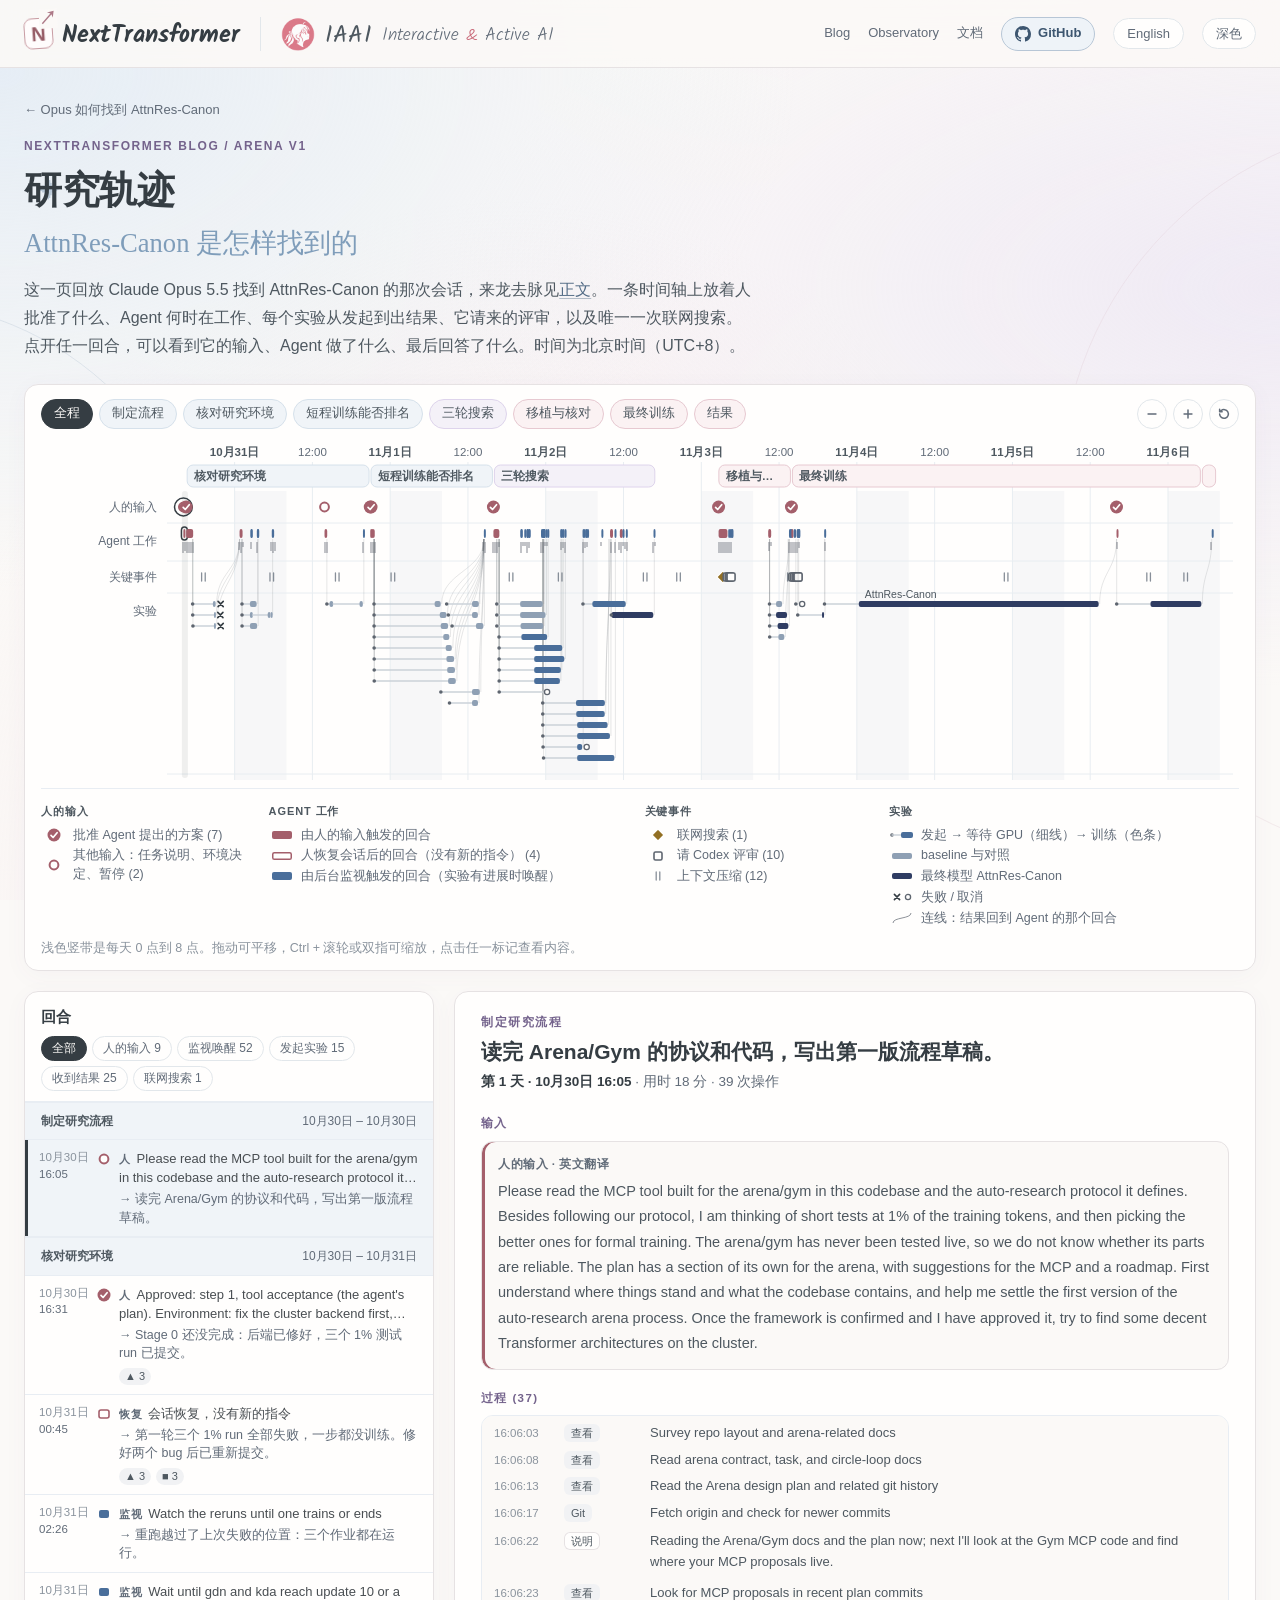
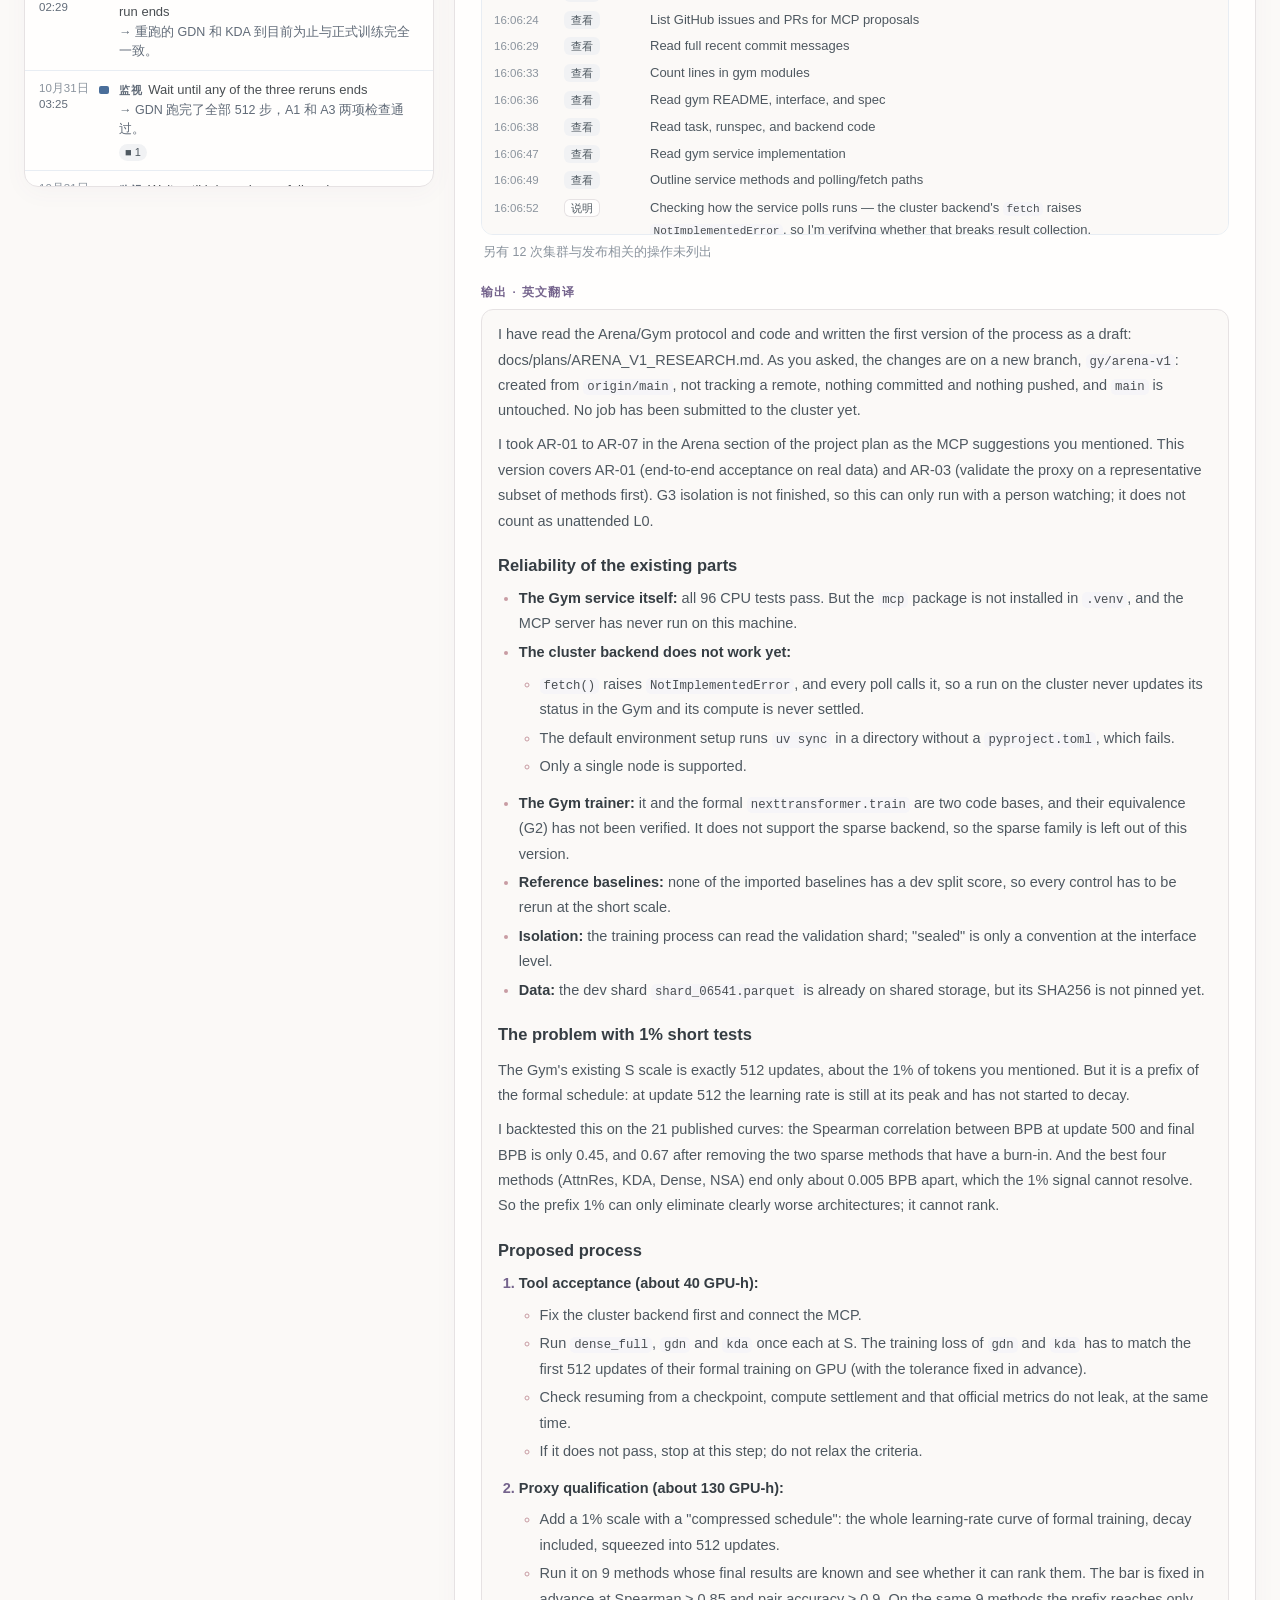
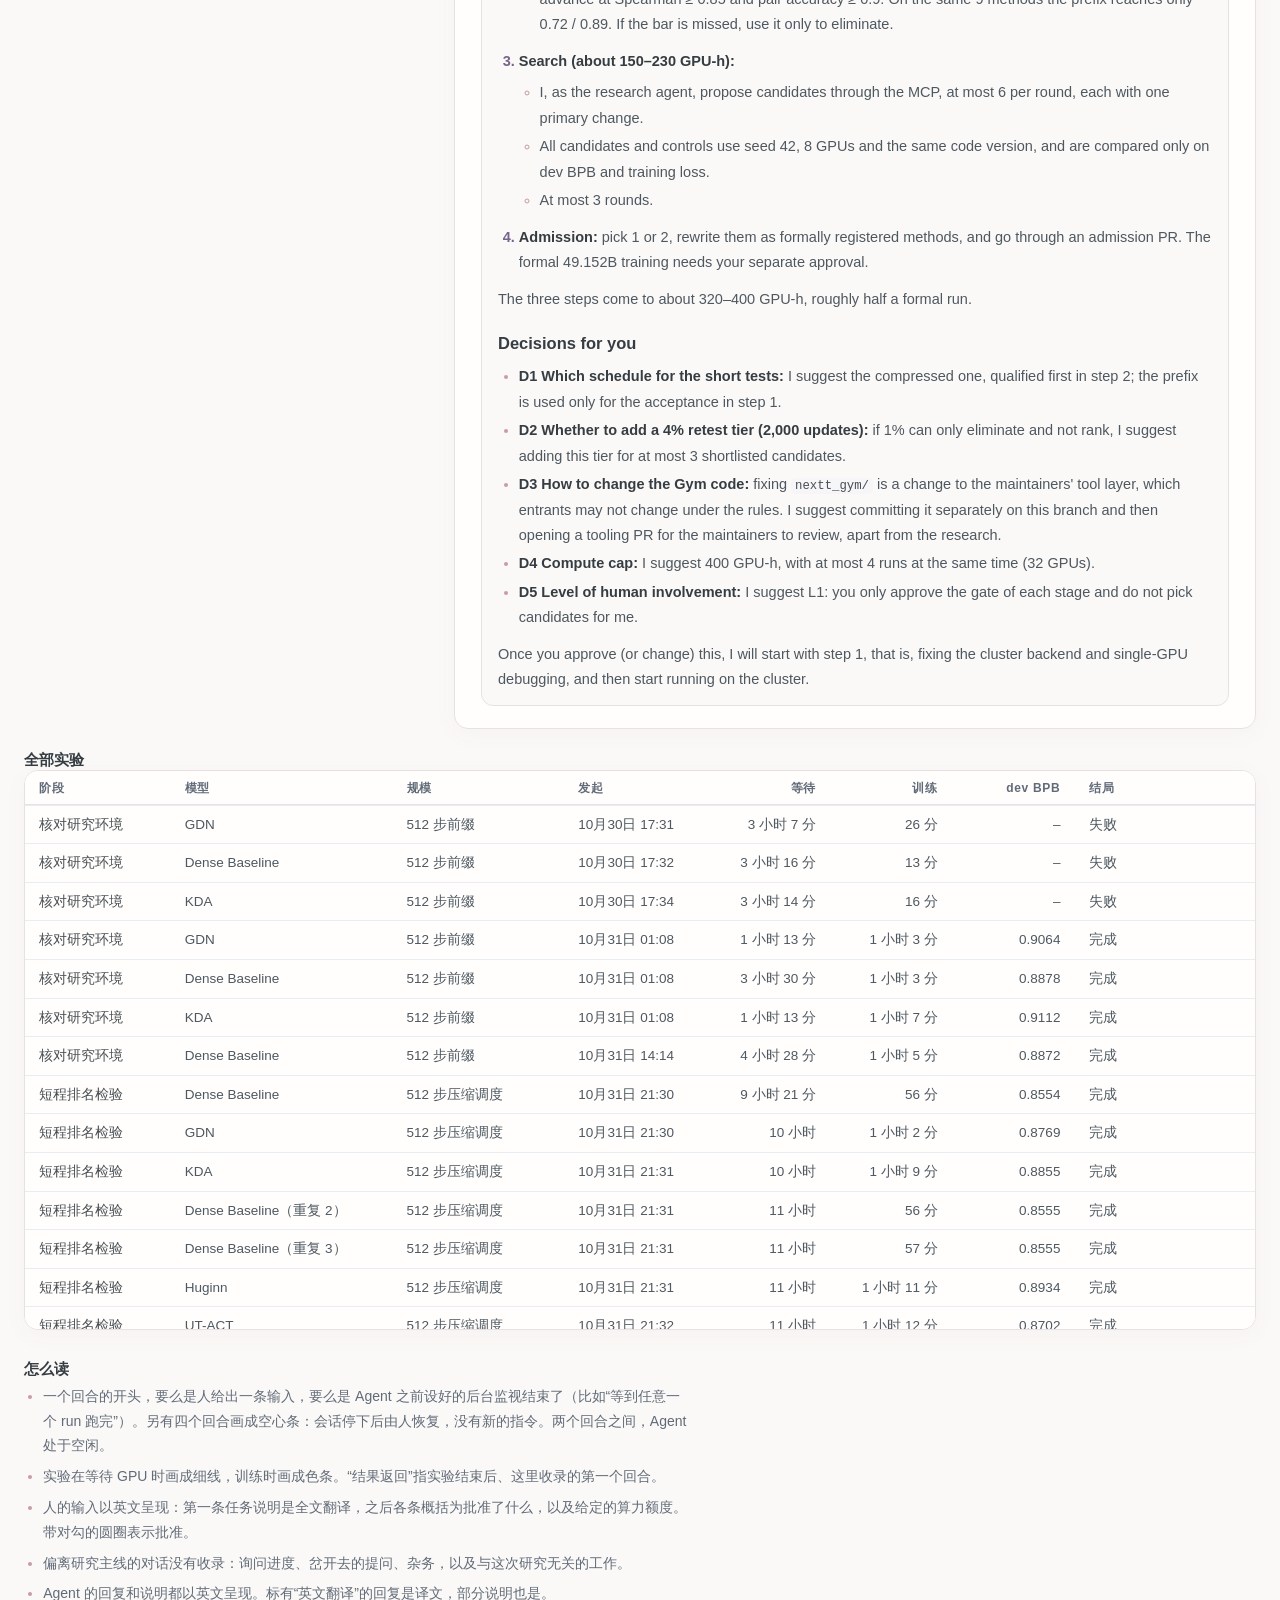
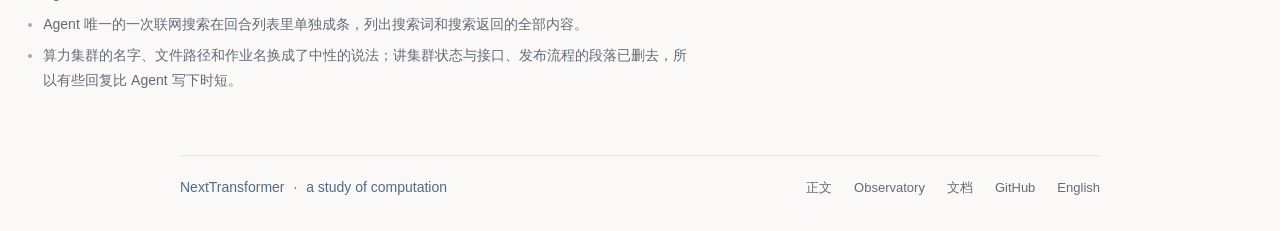
<file: attnres-canon/zh/trace/index.html>
<!doctype html>
<html lang="zh-CN">
<head>
  <meta charset="utf-8">
  <meta name="viewport" content="width=device-width, initial-scale=1">
  <title>AttnRes-Canon 的研究轨迹</title>
  <meta name="description" content="Claude Opus 找到 AttnRes-Canon 的那次会话，放在一条时间轴上：人问了什么，Agent 何时在工作，每个实验从发起到出结果，以及它的回答。">
  <meta property="og:type" content="article">
  <meta property="og:title" content="AttnRes-Canon 的研究轨迹">
  <meta property="og:description" content="Claude Opus 找到 AttnRes-Canon 的那次会话，放在一条时间轴上：指令、回复，以及每个实验从发起到出结果。">
  <meta property="og:image" content="https://interactive-active-ai.github.io/NextTransformer/brand/social-preview.jpg">
  <link rel="icon" href="../../favicon.svg" type="image/svg+xml">
  <link rel="alternate" hreflang="en" href="../../trace/">
  <link rel="stylesheet" href="../../styles.css">
  <link rel="stylesheet" href="../../trace/trace.css">
</head>
<body>
<div class="dream-sky" aria-hidden="true"><i></i><i></i><span>✦</span><span>✧</span><span>✦</span></div>
<div class="progress" aria-hidden="true"><span></span></div>
<header class="topbar">
  <div class="brand-cluster">
    <a class="brand" href="https://interactive-active-ai.github.io/NextTransformer/" aria-label="NextTransformer Observatory"><span class="brand-mark" aria-hidden="true">N<span>↗</span></span><b>NextTransformer</b></a>
    <a class="iaai-brand" href="https://github.com/Interactive-Active-AI" aria-label="IAAI · Interactive &amp; Active AI"><img src="../../assets/iaai.png" width="34" height="34" alt="IAAI logo"><b>IAAI</b><span>Interactive <i>&amp;</i> Active AI</span></a>
  </div>
  <nav class="header-actions" aria-label="站点链接">
    <a class="header-link" href="../../../">Blog</a>
    <a class="header-link" href="https://interactive-active-ai.github.io/NextTransformer/">Observatory</a>
    <a class="header-link" href="https://interactive-active-ai.github.io/NextTransformer/docs/zh-cn/">文档</a>
    <a class="repo-button" href="https://github.com/Interactive-Active-AI/NextTransformer" aria-label="NextTransformer on GitHub"><svg width="16" height="16" viewBox="0 0 16 16" aria-hidden="true" fill="currentColor"><path d="M8 0C3.58 0 0 3.58 0 8c0 3.54 2.29 6.53 5.47 7.59.4.07.55-.17.55-.38 0-.19-.01-.82-.01-1.49-2.01.37-2.53-.49-2.69-.94-.09-.23-.48-.94-.82-1.13-.28-.15-.68-.52-.01-.53.63-.01 1.08.58 1.23.82.72 1.21 1.87.87 2.33.66.07-.52.28-.87.51-1.07-1.78-.2-3.64-.89-3.64-3.95 0-.87.31-1.59.82-2.15-.08-.2-.36-1.02.08-2.12 0 0 .67-.21 2.2.82.64-.18 1.32-.27 2-.27.68 0 1.36.09 2 .27 1.53-1.04 2.2-.82 2.2-.82.44 1.1.16 1.92.08 2.12.51.56.82 1.27.82 2.15 0 3.07-1.87 3.75-3.65 3.95.29.25.54.73.54 1.48 0 1.07-.01 1.93-.01 2.2 0 .21.15.46.55.38A8.013 8.013 0 0016 8c0-4.42-3.58-8-8-8z"/></svg><span>GitHub</span></a>
    <a class="pill" href="../../trace/" hreflang="en" lang="en">English</a>
    <button id="theme-toggle" class="pill" type="button" aria-label="切换浅色或深色主题">深色</button>
  </nav>
</header>

<div class="page trace-page">
<main id="top">
<article>
  <header class="trace-head">
    <p class="back"><a href="../">← Opus 如何找到 AttnRes-Canon</a></p>
    <p class="eyebrow">NextTransformer Blog / Arena v1</p>
    <h1>研究轨迹<span class="sr">：</span><em>AttnRes-Canon 是怎样找到的</em></h1>
    <p class="trace-intro">这一页回放 Claude Opus 5.5 找到 AttnRes-Canon 的那次会话，来龙去脉见<a href="../">正文</a>。一条时间轴上放着人批准了什么、Agent 何时在工作、每个实验从发起到出结果、它请来的评审，以及唯一一次联网搜索。点开任一回合，可以看到它的输入、Agent 做了什么、最后回答了什么。时间为北京时间（UTC+8）。</p>
  </header>

  <div id="trace-app"></div>
  <noscript><p>这一页需要 JavaScript 才能画出轨迹。</p></noscript>

  <section class="trace-notes">
    <h2>怎么读</h2>
    <ul>
      <li>一个回合的开头，要么是人给出一条输入，要么是 Agent 之前设好的后台监视结束了（比如“等到任意一个 run 跑完”）。另有四个回合画成空心条：会话停下后由人恢复，没有新的指令。两个回合之间，Agent 处于空闲。</li>
      <li>实验在等待 GPU 时画成细线，训练时画成色条。“结果返回”指实验结束后、这里收录的第一个回合。</li>
      <li>人的输入以英文呈现：第一条任务说明是全文翻译，之后各条概括为批准了什么，以及给定的算力额度。带对勾的圆圈表示批准。</li>
      <li>偏离研究主线的对话没有收录：询问进度、岔开去的提问、杂务，以及与这次研究无关的工作。</li>
      <li>Agent 的回复和说明都以英文呈现。标有“英文翻译”的回复是译文，部分说明也是。</li>
      <li>Agent 唯一的一次联网搜索在回合列表里单独成条，列出搜索词和搜索返回的全部内容。</li>
      <li>算力集群的名字、文件路径和作业名换成了中性的说法；讲集群状态与接口、发布流程的段落已删去，所以有些回复比 Agent 写下时短。</li>
    </ul>
  </section>
</article>
</main>
</div>

<footer class="site-footer">
  <a class="footer-brand" href="https://interactive-active-ai.github.io/NextTransformer/">NextTransformer <span>·</span> a study of computation</a>
  <div><a href="../">正文</a><a href="https://interactive-active-ai.github.io/NextTransformer/">Observatory</a><a href="https://interactive-active-ai.github.io/NextTransformer/docs/zh-cn/">文档</a><a href="https://github.com/Interactive-Active-AI/NextTransformer">GitHub</a><a href="../../trace/" hreflang="en" lang="en">English</a></div>
</footer>

<script src="../../site.js"></script>
<script src="../../trace/trace-data.js"></script>
<script src="../../trace/trace.js"></script>
</body>
</html>
</file>
<file: attnres-canon/styles.css>
/* The post wears the NextTransformer observatory's look (website/app/editorial.css and dream-theme.css upstream): warm
   paper, white cards with a warm hairline, blue, lavender and rose as accents, a strong sans title followed by a serif
   accent line, and the hand-written Kalam wordmark. The dark values follow the documentation's dark theme.
   Layout rules are in STYLE.md. */
@font-face { font-family: Kalam; font-style: normal; font-weight: 700; font-display: swap; src: url('assets/fonts/kalam-latin-700-normal.woff2') format('woff2'); }
@font-face { font-family: Kalam; font-style: normal; font-weight: 400; font-display: swap; src: url('assets/fonts/kalam-latin-400-normal.woff2') format('woff2'); }
@font-face { font-family: Kalam; font-style: normal; font-weight: 300; font-display: swap; src: url('assets/fonts/kalam-latin-300-normal.woff2') format('woff2'); }

:root {
  color-scheme: light;
  /* Interface: the observatory's paper, inks and three accents. */
  --paper: #FBF9F7; --surface: #FFFEFD; --line: #E6E2E3; --line-cool: #E2E7EB; --hair: #E8EDF3;
  --ink-strong: #353D43; --ink: #494E52; --ink-soft: #4E5860; --muted: #616B78; --faint: #8A939D;
  --blue: #526B85; --purple: #74638C; --rose: #965C66; --rose-strong: #A45F6B; --accent: #7F9DBA;
  --blue-soft: #F0F4F8; --purple-soft: #F4F1F8; --rose-soft: #FBF2F3;
  --blue-line: #D6E1EB; --purple-line: #DED4EC; --rose-line: #E7C9D1;
  --topbar: #FBF9F7E8; --mark-bg: #FFFCFC; --mark-line: #C89CA3; --mark-arrow: #AD7987; --amp: #C96A7A;
  --repo-bg: #EEF3F8; --repo-line: #B7C6D6; --repo-ink: #3D5670; --repo-bg-hover: #DCE6F0;
  --frost: linear-gradient(135deg, #F4F1F8 0%, #FBF2F3 55%, #F0F4F8 100%); --frost-line: #EFEAF4;
  --card-bg: linear-gradient(160deg, #F7F5FC, #FFFFFF 70%); --card-line: #DFE6EE;
  --thead: linear-gradient(100deg, #F7F5FC, #FFFFFF 75%); --row-hover: #F6F8FC; --total-bg: #FBFCFE;
  --card-shadow: 0 5px 25px #6E547B0A; --hero-shadow: 0 22px 60px #74638C14; --tip-shadow: 0 10px 30px #494E5224;
  --sky: radial-gradient(ellipse at 0% 8%, #DCE8F4B0, transparent 44%), radial-gradient(ellipse at 100% 32%, #E9E2F3A6, transparent 46%),
    radial-gradient(ellipse at 40% 100%, #F5E1E7A6, transparent 55%);
  --orbit-a: #92A8BE38; --orbit-b: #DDC5CE4A;
  --hero-art: url('assets/observatory-sky.jpg'); --hero-veil: linear-gradient(#0000, #0000); --hero-fill: #F3EEF1; --hero-line: #FFFFFFB8;
  /* Figures (read by figures.js when a figure is drawn). Text never wears a series color. */
  --text-primary: #353D43; --text-secondary: #4E5860; --text-muted: #616B78;
  --grid: #E8EDF1; --axis: #CBD2D9; --wash: #F1F2F4;
  --series-1: #2F3C62;   /* AttnRes-Canon: the residual family's ink on the observatory */
  --series-2: #9B8CBB;   /* Canon-A–D */
  --series-3: #4A6E9A;   /* Full + Canon-A/C */
  --series-4: #A45F6B;   /* Gate + Canon-A/C */
  --series-5: #926F23;   /* Gate */
  --series-6: #7594B8;   /* Full AttnRes */
  --series-7: #74638C;   /* Canon-A/C */
  --series-8: #AC9352;   /* Full + Gate */
  --series-other: #ABADB0; --neutral-mark: #5E656F; --ref-mark: #8A9099;
  --fam-loop: #74638C; --fam-linear: #7594B8; --fam-base: #2F3C62;
  --loop: #74638C; --loop-soft: #F4F1F8; --emph: #A45F6B; --emph-soft: #FBF2F3; --chart-line: #4A6E9A;
  --lr-line: #ADA1C2; --lr-fill: #F4F1F8; --on-fill: #FFFEFD;
  --measure: 840px;   /* the one column shared by text, figures and tables */
  --sans: 'Avenir Next', Avenir, -apple-system, BlinkMacSystemFont, 'Segoe UI', 'PingFang SC', 'Hiragino Sans GB',
    'Noto Sans CJK SC', 'Microsoft YaHei', sans-serif;
  --serif: Georgia, 'Times New Roman', 'Songti SC', 'STSong', 'Noto Serif CJK SC', 'Source Han Serif SC', SimSun, serif;
  --hand: Kalam, 'Avenir Next', 'Segoe UI', sans-serif;
  --mono: ui-monospace, 'SFMono-Regular', Menlo, Monaco, Consolas, monospace;
  --ease: cubic-bezier(0.22, 1, 0.36, 1);
}
@media (prefers-color-scheme: dark) {
  :root:where(:not([data-theme="light"])) {
    color-scheme: dark;
    --paper: #1E2226; --surface: #252A30; --line: #353B42; --line-cool: #353B42; --hair: #30363D;
    --ink-strong: #F4F5F7; --ink: #E3E6EA; --ink-soft: #C9CED4; --muted: #A2AAB3; --faint: #7C858F;
    --blue: #92A8BE; --purple: #ADA1C2; --rose: #C89CA3; --rose-strong: #B9707D; --accent: #9DB4CC;
    --blue-soft: #283039; --purple-soft: #2C2836; --rose-soft: #3A2B2E;
    --blue-line: #3A4653; --purple-line: #463E57; --rose-line: #5A4247;
    --topbar: #1E2226E8; --mark-bg: #2A2427; --mark-line: #9C737B; --mark-arrow: #C89CA3; --amp: #D98A97;
    --repo-bg: #283039; --repo-line: #45525F; --repo-ink: #C3D0DD; --repo-bg-hover: #313B46;
    --frost: linear-gradient(135deg, #2C2836, #33282C 55%, #262D35); --frost-line: #3A3445;
    --card-bg: linear-gradient(160deg, #2A2733, #252A30 70%); --card-line: #353B42;
    --thead: linear-gradient(100deg, #2A2733, #252A30 75%); --row-hover: #2A3037; --total-bg: #282D33;
    --card-shadow: none; --hero-shadow: none; --tip-shadow: 0 10px 30px #00000080;
    --sky: radial-gradient(ellipse at 0% 8%, #2A364470, transparent 44%), radial-gradient(ellipse at 100% 32%, #33294066, transparent 46%),
      radial-gradient(ellipse at 40% 100%, #3A2B3066, transparent 55%);
    --orbit-a: #92A8BE1F; --orbit-b: #C89CA31F;
    --hero-veil: linear-gradient(#1E2226C7, #1E2226B3); --hero-fill: #23272C; --hero-line: #FFFFFF14;
    --text-primary: #F4F5F7; --text-secondary: #C9CED4; --text-muted: #A2AAB3;
    --grid: #30363D; --axis: #4A525B; --wash: #2D3339;
    --series-1: #E3E8F6; --series-2: #C3B5E3; --series-3: #6C93CB; --series-4: #D97F90; --series-5: #C59A3D;
    --series-6: #A5BEDD; --series-7: #8F78C4; --series-8: #DCC78E; --series-other: #6B727A; --neutral-mark: #9AA1AA; --ref-mark: #7C858F;
    --fam-loop: #8F78C4; --fam-linear: #A5BEDD; --fam-base: #E3E8F6;
    --loop: #ADA1C2; --loop-soft: #2C2836; --emph: #D97F90; --emph-soft: #3A2B2E; --chart-line: #6C93CB;
    --lr-line: #8F78C4; --lr-fill: #2C2836; --on-fill: #1E2226;
  }
}
:root[data-theme="dark"] {
  color-scheme: dark;
  --paper: #1E2226; --surface: #252A30; --line: #353B42; --line-cool: #353B42; --hair: #30363D;
  --ink-strong: #F4F5F7; --ink: #E3E6EA; --ink-soft: #C9CED4; --muted: #A2AAB3; --faint: #7C858F;
  --blue: #92A8BE; --purple: #ADA1C2; --rose: #C89CA3; --rose-strong: #B9707D; --accent: #9DB4CC;
  --blue-soft: #283039; --purple-soft: #2C2836; --rose-soft: #3A2B2E;
  --blue-line: #3A4653; --purple-line: #463E57; --rose-line: #5A4247;
  --topbar: #1E2226E8; --mark-bg: #2A2427; --mark-line: #9C737B; --mark-arrow: #C89CA3; --amp: #D98A97;
  --repo-bg: #283039; --repo-line: #45525F; --repo-ink: #C3D0DD; --repo-bg-hover: #313B46;
  --frost: linear-gradient(135deg, #2C2836, #33282C 55%, #262D35); --frost-line: #3A3445;
  --card-bg: linear-gradient(160deg, #2A2733, #252A30 70%); --card-line: #353B42;
  --thead: linear-gradient(100deg, #2A2733, #252A30 75%); --row-hover: #2A3037; --total-bg: #282D33;
  --card-shadow: none; --hero-shadow: none; --tip-shadow: 0 10px 30px #00000080;
  --sky: radial-gradient(ellipse at 0% 8%, #2A364470, transparent 44%), radial-gradient(ellipse at 100% 32%, #33294066, transparent 46%),
    radial-gradient(ellipse at 40% 100%, #3A2B3066, transparent 55%);
  --orbit-a: #92A8BE1F; --orbit-b: #C89CA31F;
  --hero-veil: linear-gradient(#1E2226C7, #1E2226B3); --hero-fill: #23272C; --hero-line: #FFFFFF14;
  --text-primary: #F4F5F7; --text-secondary: #C9CED4; --text-muted: #A2AAB3;
  --grid: #30363D; --axis: #4A525B; --wash: #2D3339;
  --series-1: #E3E8F6; --series-2: #C3B5E3; --series-3: #6C93CB; --series-4: #D97F90; --series-5: #C59A3D;
  --series-6: #A5BEDD; --series-7: #8F78C4; --series-8: #DCC78E; --series-other: #6B727A; --neutral-mark: #9AA1AA; --ref-mark: #7C858F;
  --fam-loop: #8F78C4; --fam-linear: #A5BEDD; --fam-base: #E3E8F6;
  --loop: #ADA1C2; --loop-soft: #2C2836; --emph: #D97F90; --emph-soft: #3A2B2E; --chart-line: #6C93CB;
  --lr-line: #8F78C4; --lr-fill: #2C2836; --on-fill: #1E2226;
}

* { box-sizing: border-box; }
html { scroll-behavior: smooth; scroll-padding-top: 92px; }
body {
  margin: 0; background: var(--paper); color: var(--ink-soft);
  font: 17px/1.85 var(--sans); -webkit-font-smoothing: antialiased; text-rendering: optimizeLegibility;
  position: relative; isolation: isolate;
}
html[lang="en"] body { line-height: 1.72; }
a { color: var(--blue); text-decoration: underline; text-decoration-color: color-mix(in srgb, var(--blue) 40%, transparent); text-underline-offset: 3px; transition: color 0.2s; }
a:hover { color: var(--purple); text-decoration-color: currentColor; }
strong { font-weight: 650; color: var(--ink-strong); }
code { font: 0.86em var(--mono); background: var(--purple-soft); color: var(--purple); padding: 0.1em 0.35em; border-radius: 6px; }

/* The observatory's sky: three soft washes, two orbits and a few stars, fixed behind the page. */
.dream-sky { position: fixed; z-index: -1; inset: 0; overflow: hidden; pointer-events: none; background: var(--sky); }
.dream-sky i { position: absolute; width: 640px; height: 640px; border: 1px solid var(--orbit-a); border-radius: 50%; left: -430px; top: 300px; }
.dream-sky i:nth-child(2) { width: 740px; height: 740px; left: auto; right: -520px; top: 120px; border-color: var(--orbit-b); }
.dream-sky > span { position: absolute; color: #92A8BE; font-size: 22px; opacity: 0.55; animation: dream-twinkle 7s ease-in-out infinite; }
.dream-sky > span:nth-of-type(1) { top: 19%; left: 3%; }
.dream-sky > span:nth-of-type(2) { top: 44%; right: 3%; font-size: 27px; animation-delay: 2s; color: #C59BA8; }
.dream-sky > span:nth-of-type(3) { bottom: 11%; left: 8%; font-size: 14px; animation-delay: 4s; color: #ADA1C2; }
@keyframes dream-twinkle { 50% { opacity: 0.25; transform: translateY(-7px) rotate(8deg); } }

/* Reading progress: a thin band in the three accents above the top bar. */
.progress { position: fixed; top: 0; left: 0; right: 0; height: 2px; z-index: 40; }
.progress span { display: block; height: 100%; background: linear-gradient(90deg, #92A8BE, #ADA1C2 55%, #C89CA3); transform: scaleX(0); transform-origin: left center; }

/* Top bar: the project's mark and wordmark, the IAAI lockup, then links. */
.topbar {
  position: sticky; top: 0; z-index: 30; height: 68px; padding: 0 max(24px, calc((100vw - 1240px) / 2));
  display: flex; align-items: center; justify-content: space-between; gap: 16px;
  background: var(--topbar); border-bottom: 1px solid var(--line); backdrop-filter: blur(16px); -webkit-backdrop-filter: blur(16px);
}
.topbar a { text-decoration: none; }
.brand-cluster { display: flex; align-items: center; min-width: 0; gap: 20px; }
.brand { display: flex; align-items: center; gap: 9px; }
.brand b { font-family: var(--hand); font-weight: 700; font-size: 24px; letter-spacing: 0; line-height: 1; transform: translateY(2px); color: var(--ink-strong); white-space: nowrap; }
.brand-mark {
  position: relative; display: grid; place-items: center; flex: none; width: 29px; height: 31px; border: 1.5px solid var(--mark-line); border-radius: 8px;
  font-weight: 600; font-size: 20px; line-height: 1; color: var(--rose); background: var(--mark-bg); transform: rotate(-4deg);
}
.brand-mark span { position: absolute; right: -6px; top: -9px; background: var(--paper); font-size: 18px; line-height: 19px; color: var(--mark-arrow); }
.iaai-brand { display: flex; align-items: center; gap: 10px; padding-left: 20px; border-left: 1px solid var(--line-cool); white-space: nowrap; }
.iaai-brand img { width: 34px; height: 34px; object-fit: contain; }
.iaai-brand b { font-family: var(--hand); font-weight: 400; font-size: 24px; letter-spacing: 0.03em; line-height: 1; transform: translateY(2px); color: var(--ink-soft); }
.iaai-brand > span { font-family: var(--hand); font-weight: 300; font-size: 18px; line-height: 1; transform: translateY(2px); color: var(--muted); }
.iaai-brand > span i { color: var(--amp); font-style: normal; }
.header-actions { display: flex; align-items: center; gap: 18px; flex: none; }
.header-link { font-size: 13px; font-weight: 500; color: var(--muted); }
.header-link:hover { color: var(--ink-strong); }
.repo-button {
  display: inline-flex; align-items: center; gap: 7px; height: 34px; padding: 0 13px; border: 1px solid var(--repo-line); border-radius: 999px;
  background: var(--repo-bg); color: var(--repo-ink); font-size: 13px; font-weight: 600; transition: background 0.2s, border-color 0.2s;
}
.repo-button:hover { background: var(--repo-bg-hover); color: var(--repo-ink); }
.repo-button svg { flex: none; }
.pill {
  font: 500 13px/1.5 var(--sans); color: var(--muted); background: var(--surface); border: 1px solid var(--line-cool);
  border-radius: 999px; padding: 5px 13px; cursor: pointer; transition: background 0.2s, color 0.2s, border-color 0.2s;
}
a.pill:hover, button.pill:hover { background: var(--blue-soft); border-color: var(--blue-line); color: var(--blue); }
.pill:focus-visible, .repo-button:focus-visible, .header-link:focus-visible, .trace-button:focus-visible { outline: 2px solid var(--blue); outline-offset: 3px; }
/* The way into the post's research trace: three staggered bars, as on its time axis. On wide screens it sits in the top
   bar; on narrow ones, where the bar has no room, the same button sits in the title card's meta row instead. */
.trace-button {
  display: inline-flex; align-items: center; gap: 6px; height: 34px; padding: 0 13px; border: 1px solid var(--purple-line); border-radius: 999px;
  background: var(--purple-soft); color: var(--purple); font-size: 13px; font-weight: 600; white-space: nowrap; transition: background 0.2s, border-color 0.2s;
}
.trace-button:hover { background: color-mix(in srgb, var(--purple) 14%, var(--surface)); border-color: var(--purple); color: var(--purple); }
.trace-button svg { flex: none; }
.post-meta .meta-trace { display: none; text-decoration: none; }
.post-meta .meta-trace span { color: inherit; font-weight: 600; }

/* Page frame: one centered column on the paper, with a section rail in the left margin on wide screens. */
.page { display: grid; grid-template-columns: minmax(0, 920px); justify-content: center; padding: 0 24px; }
main { min-width: 0; padding: 0 0 56px; }
.rail { display: none; }
@media (min-width: 1420px) {
  .rail {
    display: block; position: fixed; top: 128px; left: calc(50% - 460px - 34px - 168px); width: 168px;
    font-size: 13px; line-height: 1.45; opacity: 0; visibility: hidden; transition: opacity 0.3s, visibility 0.3s;
  }
  .rail.is-on { opacity: 1; visibility: visible; }
}
.rail-title { color: var(--purple); font-size: 12px; font-weight: 600; letter-spacing: 1.6px; margin: 0 0 10px 12px; }
.rail ol { list-style: none; margin: 0; padding: 0; }
.rail a { display: flex; gap: 8px; padding: 6px 10px 6px 12px; color: var(--muted); text-decoration: none; border-left: 2px solid var(--line); transition: color 0.2s, border-color 0.2s; }
.rail a:hover { color: var(--ink-strong); }
.rail a span { flex: none; width: 1.5em; color: var(--rose); font-size: 11px; font-weight: 600; letter-spacing: 1px; font-variant-numeric: tabular-nums; align-self: center; }
.rail a.is-current { color: var(--ink-strong); border-left-color: var(--mark-line); font-weight: 650; }
.rail li.sub a { padding: 3px 10px 3px 40px; font-size: 12px; }

/* Text, figures and tables share one column width; only the title card is wider. */
article > :not(section):not(.post-head), article > section > * { max-width: var(--measure); margin-inline: auto; }

h1, h2, h3 { color: var(--ink-strong); }
h1 { font-size: 44px; line-height: 1.1; font-weight: 650; letter-spacing: -1.3px; margin: 12px 0 0; }
/* Titles: a strong sans line, then a serif accent line in soft blue (italic in Latin text only). */
h1 em { display: block; margin-top: 12px; font-family: var(--serif); font-style: italic; font-weight: 400; font-size: 0.7em; line-height: 1.3; letter-spacing: 0; color: var(--accent); }
html[lang^="zh"] h1 { letter-spacing: -0.5px; line-height: 1.2; }
html[lang^="zh"] h1 em { font-style: normal; }
h2 { font-size: 31px; line-height: 1.22; font-weight: 650; letter-spacing: -0.7px; margin-block: 8px 1rem; }
html[lang^="zh"] h2 { letter-spacing: -0.2px; }
h3 { font-size: 21px; line-height: 1.4; font-weight: 600; letter-spacing: -0.2px; margin-block: 2.9rem 0.6rem; }
h3 .no { margin-right: 0.55em; color: var(--purple); font-variant-numeric: tabular-nums; }
.eyebrow { margin-block: 0; color: var(--purple); font-size: 12px; line-height: 20px; font-weight: 600; letter-spacing: 1.6px; text-transform: uppercase; }
section > .eyebrow { margin-top: 4.4rem; }
.list-lead { margin-block: 1.3rem 0.2rem; color: var(--ink-strong); font-weight: 650; }
p { margin-block: 1rem; }
ul, ol { padding-left: 1.45rem; margin-block: 0.72rem 1.25rem; }
li { margin-block: 0.4rem; }
ul > li::marker { color: var(--mark-line); }
ol > li::marker { color: var(--purple); font-weight: 600; font-variant-numeric: tabular-nums; }
.cite { white-space: nowrap; text-decoration: none; color: var(--purple); font-size: 0.86em; }
/* Read by screen readers and copied with the text, not drawn (the colon between the two title lines). */
.sr { position: absolute; width: 1px; height: 1px; overflow: hidden; clip-path: inset(50%); white-space: nowrap; }

/* Title card: the observatory illustration, as on the homepage. */
.post-head {
  margin-top: 22px; padding: 40px 40px 168px; border: 1px solid var(--hero-line); border-radius: 26px;
  background: var(--hero-veil), var(--hero-fill) var(--hero-art) left bottom / cover no-repeat; box-shadow: var(--hero-shadow); overflow: hidden;
}
.post-meta { display: flex; flex-wrap: wrap; align-items: center; gap: 6px 22px; margin: 18px 0 0; color: var(--ink-soft); font-size: 14px; }
.post-meta span:first-child { color: var(--ink-strong); font-weight: 650; }

/* Abstract: the documentation's frosted panel with a pill label. */
.abstract { margin-block: 26px 22px; padding: 1.35rem 1.7rem 0.8rem; border: 1px solid var(--frost-line); border-radius: 20px; background: var(--frost); }
.abstract-label { display: inline-block; padding: 0.2rem 0.8rem; border: 1px solid var(--purple-line); border-radius: 999px; background: var(--surface); color: var(--purple); font-size: 0.8rem; font-weight: 700; line-height: 1.5; }
.abstract p { margin-block: 0.8rem; }

.toc { margin-block: 0 1rem; padding: 1.15rem 1.5rem 1rem; background: var(--surface); border: 1px solid var(--line); border-radius: 14px; box-shadow: var(--card-shadow); }
.toc-title { margin-bottom: 0.5rem; color: var(--purple); font-size: 12px; font-weight: 600; letter-spacing: 1.6px; text-transform: uppercase; }
/* A flat list: numbered sections, with their subsections as indented entries. */
.toc ol { margin-block: 0; padding-left: 0; list-style: none; counter-reset: toc; }
.toc a { color: var(--ink); text-decoration: none; }
.toc a:hover { color: var(--purple); }
.toc li { position: relative; margin-block: 0.5rem; padding-left: 2.5em; line-height: 1.5; font-weight: 600; counter-increment: toc; }
.toc li::before { content: "0" counter(toc); position: absolute; left: 0; top: 0.28em; color: var(--rose); font-size: 11px; font-weight: 600; letter-spacing: 1.3px; font-variant-numeric: tabular-nums; }
/* A subsection carries its own number (3.1, 3.2) in its text and lines up under its section's title. */
.toc li.sub { margin-block: 0.2rem; font-size: 0.9rem; font-weight: 400; counter-increment: none; }
.toc li.sub a { color: var(--muted); }
.toc li.sub a:hover { color: var(--purple); }
.toc li.sub::before { content: none; }

/* Fact cards (the rules of the arena): the observatory's numbered principle cards. */
.cards { display: grid; grid-template-columns: repeat(2, minmax(0, 1fr)); gap: 12px; margin-block: 1.5rem 1.6rem; }
.cards > div { border: 1px solid var(--card-line); border-radius: 12px; padding: 16px 18px 14px; background: var(--card-bg); }
.cards span { display: block; color: var(--rose); font-size: 11px; line-height: 1.5; font-weight: 600; letter-spacing: 1.3px; }
.cards p { margin: 5px 0 0; color: var(--muted); font-size: 14px; line-height: 1.7; }
.cards p.card-title { margin-top: 6px; color: var(--ink); font-size: 16px; line-height: 1.45; font-weight: 600; }

/* Tables: a numbered caption above, then a white card with small letterspaced heads and hairline rows. Plain cells;
   bold marks the best value of a column. */
.table-wrap { overflow-x: auto; border: 1px solid var(--line); border-radius: 14px; background: var(--surface); box-shadow: var(--card-shadow); }
table { border-collapse: collapse; width: 100%; font-size: 0.9rem; line-height: 1.6; }
th, td { padding: 0.7rem 1rem; text-align: left; vertical-align: top; border-bottom: 1px solid var(--hair); }
thead tr { background: var(--thead); }
th { padding-block: 0.85rem 0.7rem; color: var(--muted); font-size: 12px; font-weight: 600; letter-spacing: 0.7px; line-height: 1.5; vertical-align: bottom; }
html[lang="en"] th { text-transform: uppercase; }
tbody tr:last-child td { border-bottom: 0; }
td { color: var(--ink-soft); }
td:first-child { color: var(--ink); }
td strong { color: var(--ink-strong); font-weight: 700; }
td.num, th.num { text-align: right; font-variant-numeric: tabular-nums; }
td.num, th.nw { white-space: nowrap; }
/* The compute table ends in a total row. */
tr.total td { border-top: 1px solid var(--line-cool); background: var(--total-bg); color: var(--ink); font-weight: 600; }
/* A table of two columns of sentences. */
table.plain td { width: 50%; }
/* The depth x Canon table: each cell gives dev BPB, then the difference and the step time in small type. */
.matrix td small { display: block; color: var(--muted); font-size: 0.86em; line-height: 1.5; }
.matrix th.num { white-space: nowrap; }
tbody tr { transition: background-color 0.15s; }
tbody tr:hover td { background: var(--row-hover); }

figure { margin-block: 2rem 2.3rem; }
figure.tbl { margin-block: 1.8rem 2rem; }
figcaption { margin: 0.8rem 2px 0; color: var(--muted); font-size: 0.86rem; line-height: 1.6; }
figcaption strong { color: var(--ink-strong); font-weight: 650; margin-right: 0.2em; }
figure.tbl figcaption { margin: 0 2px 0.7rem; }

/* Figures */
.fig-body { position: relative; background: var(--surface); border: 1px solid var(--line); border-radius: 14px; padding: 20px 18px 13px; box-shadow: var(--card-shadow); }
.fig-body svg { display: block; width: 100%; height: auto; font-family: var(--sans); overflow: visible; }
.fig-body svg text { font-variant-numeric: tabular-nums; }
.fig-body svg text.note { font-family: var(--serif); font-style: italic; }
html[lang^="zh"] .fig-body svg text.note { font-style: normal; }
.fig-title { margin: 0 2px 6px 2px; color: var(--ink); font-size: 14px; font-weight: 600; line-height: 1.45; }
.fig-sub { margin: -4px 2px 6px 2px; color: var(--muted); font-size: 12.5px; line-height: 1.45; }
/* Panels stack by default; figures.js sets the columns when the container is wide enough. */
.panels { display: grid; grid-template-columns: minmax(0, 1fr); gap: 18px 22px; }
.panel { min-width: 0; }
.fig-foot { display: flex; align-items: flex-end; gap: 12px; }
.fig-foot .legend { flex: 1 1 auto; }
.fig-replay {
  flex: none; margin: 6px 0 2px auto; width: 28px; height: 28px; padding: 0; display: grid; place-items: center;
  color: var(--blue); background: var(--surface); border: 1px solid var(--blue-line); border-radius: 999px; cursor: pointer;
  transition: color 0.2s, background-color 0.2s;
}
.fig-replay:hover { background: var(--blue-soft); }
.fig-replay:focus-visible { outline: 2px solid var(--blue); outline-offset: 2px; }
.fig-replay svg { width: 14px; height: 14px; }

.legend { display: flex; flex-wrap: wrap; gap: 4px 18px; margin: 9px 2px 2px; color: var(--muted); }
.legend-item { display: inline-flex; align-items: center; gap: 7px; font-size: 13px; line-height: 1.5; font-variant-numeric: tabular-nums; white-space: pre; }
.legend-item[data-key] { cursor: default; }
.legend-key { flex: none; width: 18px; height: 0; border-top: 2.5px solid; border-radius: 2px; }
.legend-key.rect { width: 12px; height: 10px; border: 0; border-radius: 3px; }
.legend-key.dot { width: 8px; height: 8px; border: 0; border-radius: 50%; }
.legend-key.band { width: 18px; height: 8px; border: 0; border-radius: 2px; }

/* Hover emphasis inside a figure: the series under the pointer stays, the rest recede. Nothing is revealed that is not
   already drawn. */
.fig-body svg .series, .fig-body svg .node, .fig-body svg .edge { transition: opacity 0.18s; }
.fig-body svg.has-focus .series:not(.is-focus), .fig-body svg.has-focus .node:not(.is-focus) { opacity: 0.22; }
.fig-body svg.has-focus .edge:not(.is-focus) { opacity: 0.12; }
.fig-body svg .hit { cursor: default; }

/* The readout that follows the pointer over a chart; it repeats values the figure or its table already shows. */
.tip {
  position: fixed; z-index: 45; pointer-events: none; max-width: 300px; padding: 9px 11px; border-radius: 10px;
  background: var(--surface); border: 1px solid var(--line); box-shadow: var(--tip-shadow);
  color: var(--ink-soft); font-size: 12.5px; line-height: 1.5; opacity: 0; transition: opacity 0.12s;
}
.tip.is-on { opacity: 1; }
.tip-title { color: var(--muted); margin-bottom: 2px; }
.tip-row { display: flex; align-items: center; gap: 7px; white-space: nowrap; }
.tip-row b { margin-left: auto; padding-left: 14px; color: var(--ink-strong); font-weight: 600; font-variant-numeric: tabular-nums; }
.tip-key { flex: none; width: 12px; height: 0; border-top: 2.5px solid; border-radius: 2px; }

/* The mechanism figure: two panels side by side; figures.js stacks them when the container is narrow. */
.mech { display: flex; align-items: stretch; }
.mech-a { flex: 1 1 0; min-width: 0; }
.mech-b { flex: 1 1 0; min-width: 0; border-left: 1px solid var(--grid); padding-left: 12px; margin-left: 12px; }
/* Dashes that travel along a path while its figure is in view (the depth reads, the workflow's way back). */
.flowing svg .flow { stroke-dasharray: 3 9; animation: flow 1.1s linear infinite; }
.flowing.is-paused svg .flow { animation-play-state: paused; }
@keyframes flow { to { stroke-dashoffset: -12; } }

.links { font-size: 0.95rem; color: var(--muted); }
.references { margin-top: 3.6rem; padding-top: 1.7rem; border-top: 1px solid var(--line); }
.references h2 { font-size: 22px; letter-spacing: -0.3px; margin-block: 0 0.6rem; }
.references ol { padding-left: 1.35rem; }
.references li { margin-block: 0.7rem; color: var(--muted); font-size: 0.92rem; line-height: 1.65; }
.references li strong { color: var(--ink); }

/* Footer, as on the observatory. */
.site-footer {
  display: flex; align-items: center; justify-content: space-between; flex-wrap: wrap; gap: 12px 22px;
  max-width: 920px; margin: 0 auto; padding: 19px 0 30px; border-top: 1px solid var(--line); color: var(--muted); font-size: 13px;
}
.site-footer a { text-decoration: none; color: var(--muted); }
.site-footer a:hover { color: var(--ink-strong); }
.site-footer .footer-brand { color: var(--blue); font-size: 14px; }
.site-footer .footer-brand span { margin: 0 5px; }
.site-footer > div { display: flex; align-items: center; flex-wrap: wrap; gap: 8px 22px; }
.site-footer > div > span { font-size: 12px; }
.footer-wrap { padding: 0 24px; }

/* Entrance motion. The hidden start state exists only while site.js has marked the page as animated, so the article
   reads in full without scripts, in print and with reduced motion. */
.js-motion .reveal { opacity: 0; transform: translateY(8px); transition: opacity 0.5s var(--ease), transform 0.5s var(--ease); }
.js-motion .reveal.is-in { opacity: 1; transform: none; }

@media (max-width: 1100px) {
  .iaai-brand > span { display: none; }
}
/* The trace button: icon only just above the width where the IAAI lockup gets its full name; below 960px the top bar
   has no room for it, and the button in the title card takes over. */
@media (min-width: 1101px) and (max-width: 1150px) {
  .topbar .trace-button { width: 34px; padding: 0; justify-content: center; }
  .topbar .trace-button span { display: none; }
}
@media (max-width: 960px) {
  .topbar .trace-button { display: none; }
  .post-meta .meta-trace { display: inline-flex; height: 30px; padding: 0 12px; }
}
@media (max-width: 760px) {
  body { font-size: 16px; }
  html { scroll-padding-top: 76px; }
  .topbar { height: 60px; padding: 0 16px; gap: 10px; }
  .brand-cluster { gap: 11px; }
  .brand { gap: 7px; }
  .brand b { font-size: 20px; }
  .brand-mark { width: 27px; height: 29px; font-size: 19px; }
  .iaai-brand { gap: 6px; padding-left: 11px; }
  .iaai-brand img { width: 26px; height: 26px; }
  .iaai-brand b { font-size: 21px; }
  .header-actions { gap: 8px; }
  .header-link, .repo-button { display: none; }
  .pill { padding: 4px 10px; }
  .dream-sky i { opacity: 0.5; }
  .dream-sky > span { display: none; }
  .page, .footer-wrap { padding: 0 16px; }
  .post-head { margin-top: 14px; padding: 26px 20px 132px; border-radius: 20px; background-position: 14% 100%; }
  h1 { font-size: 31px; letter-spacing: -0.8px; }
  h2 { font-size: 25px; }
  h3 { font-size: 19px; }
  section > .eyebrow { margin-top: 3.4rem; }
  .abstract { padding: 1.1rem 1.15rem 0.5rem; border-radius: 16px; }
  .toc { padding: 1rem 1.1rem 0.9rem; }
  .cards { grid-template-columns: minmax(0, 1fr); }
  table { font-size: 0.8rem; }
  th { font-size: 10.5px; letter-spacing: 0.2px; }
  html[lang="en"] th { text-transform: none; font-size: 11px; letter-spacing: 0; }
  th, td { padding: 0.5rem 0.45rem; }
  th.nw { white-space: normal; }
  .matrix th, .matrix td, .compute th, .compute td { padding-inline: 0.3rem; }
  .matrix th:first-child, .matrix td:first-child, .compute th:first-child, .compute td:first-child { padding-left: 0.5rem; }
  .matrix td small { font-size: 0.78em; }
  .matrix th.num { white-space: normal; }
  .site-footer { display: block; }
  .site-footer .footer-brand { display: block; margin-bottom: 12px; }
}
@media (max-width: 640px) {
  .fig-body { padding: 14px 10px 10px; }
}
@media (max-width: 420px) {
  .iaai-brand b { display: none; }
}
@media (max-width: 380px) {
  table.matrix { font-size: 0.72rem; }
}
@media (prefers-reduced-motion: reduce) {
  html { scroll-behavior: auto; }
  .flowing svg .flow { animation: none; stroke-dasharray: none; }
  .fig-replay { display: none; }
  .dream-sky > span { animation: none; }
}
@media print {
  .progress, .topbar, .rail, .fig-replay, .tip, .dream-sky { display: none; }
  .flowing svg .flow { animation: none; stroke-dasharray: none; }
  .page { display: block; padding: 0; }
  .post-head { box-shadow: none; }
}
@media (forced-colors: active) {
  .legend-key { forced-color-adjust: none; }
}
</file>
<file: attnres-canon/trace/trace.css>
/* The research trace: a wide explorer page on the post's paper and tokens (../styles.css). Rose marks the operator and
   blue the agent: the turns it started on its own and its experiments, with gray-blue for reference runs and navy for
   the final model. A turn's trigger is also told by position (an operator's dot sits above the turns it started), an
   experiment's role by its row label and the table. Text always wears the ink tokens. */
:root {
  --c-human: #A45F6B; --c-wake: #4A6E9A; --c-side: #ABADB0; --c-ref: #8FA0B4; --c-cand: #4A6E9A; --c-final: #2F3C62; --c-web: #926F23;
  --step-1: #F0F4F8; --step-1-line: #D6E1EB; --step-2: #F4F1F8; --step-2-line: #DED4EC; --step-3: #FBF2F3; --step-3-line: #E7C9D1;
  --sel-band: #353D4314; --tag-bg: #F1F2F4; --code-bg: #F6F5F8;
}
@media (prefers-color-scheme: dark) {
  :root:where(:not([data-theme="light"])) {
    --c-human: #D97F90; --c-wake: #6C93CB; --c-side: #6B727A; --c-ref: #5A6470; --c-cand: #6C93CB; --c-final: #E3E8F6; --c-web: #C59A3D;
    --step-1: #283039; --step-1-line: #3A4653; --step-2: #2C2836; --step-2-line: #463E57; --step-3: #3A2B2E; --step-3-line: #5A4247;
    --sel-band: #F4F5F71F; --tag-bg: #30363D; --code-bg: #2A2F36;
  }
}
:root[data-theme="dark"] {
  --c-human: #D97F90; --c-wake: #6C93CB; --c-side: #6B727A; --c-ref: #5A6470; --c-cand: #6C93CB; --c-final: #E3E8F6; --c-web: #C59A3D;
  --step-1: #283039; --step-1-line: #3A4653; --step-2: #2C2836; --step-2-line: #463E57; --step-3: #3A2B2E; --step-3-line: #5A4247;
  --sel-band: #F4F5F71F; --tag-bg: #30363D; --code-bg: #2A2F36;
}

.page.trace-page { grid-template-columns: minmax(0, 1240px); }
/* The post keeps text, figures and tables in one 840px column; the explorer uses the full frame. */
.page.trace-page article > :not(section):not(.post-head), .page.trace-page article > section > * { max-width: none; margin-inline: 0; }
.trace-head { margin-top: 30px; }
.trace-head h1 { font-size: 38px; }
.trace-head .back { margin: 0 0 14px; font-size: 13px; }
.trace-head .back a { color: var(--muted); text-decoration: none; }
.trace-head .back a:hover { color: var(--purple); }
.trace-intro { max-width: 82ch; margin: 16px 0 0; color: var(--ink-soft); font-size: 16px; line-height: 1.75; }
#trace-app { display: grid; grid-template-columns: minmax(0, 1fr); gap: 20px; margin-top: 24px; }
#trace-app h2 { margin: 0; font-size: 15px; line-height: 1.4; font-weight: 650; letter-spacing: 0; color: var(--ink-strong); }

/* Chips and small buttons. */
.chip {
  font: 500 12.5px/1.4 var(--sans); padding: 5px 12px; border-radius: 999px; border: 1px solid var(--line-cool); background: var(--surface);
  color: var(--muted); cursor: pointer; white-space: nowrap; transition: background 0.18s, color 0.18s, border-color 0.18s;
}
.chip:hover { color: var(--ink-strong); border-color: var(--axis); }
.chip.step-1 { background: var(--step-1); border-color: var(--step-1-line); color: var(--ink-soft); }
.chip.step-2 { background: var(--step-2); border-color: var(--step-2-line); color: var(--ink-soft); }
.chip.step-3 { background: var(--step-3); border-color: var(--step-3-line); color: var(--ink-soft); }
.chip.is-on { background: var(--ink-strong); border-color: var(--ink-strong); color: var(--paper); }
.chip.small { font-size: 12px; padding: 3px 10px; }
.chip:focus-visible, .icon-btn:focus-visible, .step-btn:focus-visible, .link-btn:focus-visible, .exps tr:focus-visible { outline: 2px solid var(--blue); outline-offset: 2px; }
.icon-btn {
  width: 30px; height: 30px; padding: 0; display: grid; place-items: center; border-radius: 999px; border: 1px solid var(--line-cool);
  background: var(--surface); color: var(--muted); cursor: pointer; transition: background 0.18s, color 0.18s;
}
.icon-btn:hover { background: var(--blue-soft); color: var(--blue); }
.link-btn { font: inherit; padding: 0; border: 0; background: none; color: var(--blue); cursor: pointer; text-decoration: underline; text-decoration-color: color-mix(in srgb, var(--blue) 40%, transparent); text-underline-offset: 3px; text-align: left; }
.link-btn:hover { color: var(--purple); }

/* The time axis. */
.tl-card { background: var(--surface); border: 1px solid var(--line); border-radius: 14px; box-shadow: var(--card-shadow); padding: 14px 16px 12px; min-width: 0; }
.tl-controls { display: flex; align-items: flex-start; justify-content: space-between; gap: 12px; }
.tl-phases { display: flex; flex-wrap: wrap; gap: 6px; min-width: 0; }
.tl-zoom { display: flex; gap: 6px; flex: none; }
.tl-plot { margin-top: 12px; touch-action: pan-y; cursor: grab; user-select: none; -webkit-user-select: none; min-width: 0; }
.tl-plot.is-dragging { cursor: grabbing; }
.tl-svg { display: block; width: 100%; height: auto; font-family: var(--sans); overflow: hidden; }
.tl-svg text { font-variant-numeric: tabular-nums; pointer-events: none; }
.tl-exp, .tl-phase { cursor: pointer; }
.tl-exp:hover > rect:not([fill="transparent"]) { filter: brightness(1.15); }
.tl-cross { pointer-events: none; }
.tl-legend { display: grid; grid-template-columns: 0.72fr 1.25fr 0.78fr 1.25fr; gap: 10px 26px; margin-top: 6px; padding-top: 12px; border-top: 1px solid var(--hair); color: var(--muted); }
.legend-group { display: flex; flex-direction: column; align-items: flex-start; gap: 2px; min-width: 0; }
@media (max-width: 1099px) { .tl-legend { grid-template-columns: repeat(2, minmax(0, 1fr)); } }
.legend-title { margin-bottom: 2px; color: var(--ink-soft); font-size: 11px; font-weight: 650; letter-spacing: 0.9px; text-transform: uppercase; }
.tl-legend .legend-item { display: inline-flex; align-items: center; gap: 6px; font-size: 12.5px; line-height: 1.5; white-space: normal; }
.tl-legend svg { flex: none; }
.tl-legend .legend-hint { grid-column: 1 / -1; margin: 2px 0 0; color: var(--faint); font-size: 12.5px; line-height: 1.5; }
.trace-tip { max-width: 340px; }
.trace-tip .tip-row { white-space: normal; align-items: baseline; }
.trace-tip .tip-row b { white-space: nowrap; }
.trace-tip .tip-title { color: var(--ink-strong); font-weight: 600; }

/* The explorer: the list of turns beside the content of the selected one. */
.explorer { display: grid; grid-template-columns: minmax(300px, 410px) minmax(0, 1fr); gap: 20px; align-items: start; }
.steps, .detail, .exp-table .table-wrap { background: var(--surface); border: 1px solid var(--line); border-radius: 14px; box-shadow: var(--card-shadow); }
.steps { position: sticky; top: 84px; display: flex; flex-direction: column; height: min(calc(100vh - 104px), 900px); min-width: 0; overflow: hidden; }
.steps-head { padding: 14px 16px 10px; border-bottom: 1px solid var(--hair); }
.steps-filter { display: flex; flex-wrap: wrap; gap: 5px; margin-top: 9px; }
.steps-list { flex: 1; overflow-y: auto; margin: 0; padding: 0 0 8px; list-style: none; overscroll-behavior: contain; }
.steps-list li { margin: 0; }
.step-phase {
  position: sticky; top: 0; z-index: 1; display: flex; justify-content: space-between; gap: 10px; padding: 7px 16px; font-size: 12px; font-weight: 650;
  color: var(--ink-soft); border-bottom: 1px solid var(--hair); border-top: 1px solid var(--hair);
}
.step-phase.step-1 { background: var(--step-1); } .step-phase.step-2 { background: var(--step-2); } .step-phase.step-3 { background: var(--step-3); }
.step-phase .when { font-weight: 400; color: var(--muted); white-space: nowrap; }
.step-btn, .step.side {
  display: grid; grid-template-columns: 50px 16px minmax(0, 1fr); gap: 0 7px; width: 100%; padding: 9px 14px 9px 14px; border: 0; border-bottom: 1px solid var(--hair);
  background: none; text-align: left; font: inherit; color: inherit;
}
.step-btn { cursor: pointer; transition: background 0.15s; }
.step-btn:hover { background: var(--row-hover); }
.step.is-sel .step-btn { background: var(--blue-soft); box-shadow: inset 3px 0 0 var(--ink-strong); }
.step-time { display: flex; flex-direction: column; font-size: 11.5px; line-height: 1.45; color: var(--muted); font-variant-numeric: tabular-nums; }
.step-time b { font-weight: 500; color: var(--faint); }
.step-mark { flex: none; margin-top: 2px; }
.step-body { display: flex; flex-direction: column; gap: 2px; min-width: 0; }
.step-in { font-size: 13px; line-height: 1.5; color: var(--ink); display: -webkit-box; -webkit-line-clamp: 2; -webkit-box-orient: vertical; overflow: hidden; }
.step-in .who { margin-right: 6px; font-size: 10.5px; font-weight: 650; letter-spacing: 0.6px; text-transform: uppercase; color: var(--muted); }
.step-out { font-size: 12.5px; line-height: 1.5; color: var(--muted); display: -webkit-box; -webkit-line-clamp: 2; -webkit-box-orient: vertical; overflow: hidden; }
.step-badges { display: flex; gap: 5px; margin-top: 3px; }
.step.side { grid-template-columns: 50px minmax(0, 1fr); background: repeating-linear-gradient(135deg, transparent 0 7px, color-mix(in srgb, var(--wash) 60%, transparent) 7px 8px); }
.step.side .step-in { color: var(--muted); font-size: 12.5px; }
.badge { display: inline-flex; align-items: center; padding: 0 6px; border-radius: 999px; background: var(--tag-bg); color: var(--ink-soft); font-size: 11px; line-height: 17px; font-variant-numeric: tabular-nums; white-space: nowrap; }


.detail { min-width: 0; min-height: 420px; padding: 20px 26px 22px; scroll-margin-top: 84px; }
.detail:focus { outline: none; }
.d-empty, .d-side { color: var(--muted); }
.d-head .eyebrow { margin: 0; }
.d-when { margin: 4px 0 0; font-size: 13.5px; color: var(--muted); font-variant-numeric: tabular-nums; }
.d-when b { color: var(--ink-strong); font-weight: 650; }
.d-title { margin: 6px 0 0; font-size: 21px; line-height: 1.35; font-weight: 650; letter-spacing: -0.2px; max-width: 46ch; }
html[lang^="zh"] .d-title { letter-spacing: 0; max-width: 30em; }
.d-title code { margin-left: 10px; font-size: 12.5px; vertical-align: 2px; }
.d-note { margin: 12px 0 0; }
.d-sec { margin-top: 20px; }
.d-label { margin: 0 0 8px; font-size: 11.5px; line-height: 1.5; font-weight: 650; letter-spacing: 1.4px; text-transform: uppercase; color: var(--purple); }
.bubble { padding: 12px 16px; border-radius: 12px; border: 1px solid var(--line); }
.bubble { background: var(--paper); }
.bubble.human { box-shadow: inset 3px 0 0 var(--c-human); }
.bubble.wake { box-shadow: inset 3px 0 0 var(--c-wake); }
.bubble.resume { border-style: dashed; border-color: var(--c-human); }
.bubble-orig.plain { margin-top: 2px; padding-top: 0; border-top: 0; }
.bubble-who { margin: 0 0 4px; font-size: 11.5px; font-weight: 650; letter-spacing: 0.5px; color: var(--muted); }
.bubble-orig { margin: 8px 0 0; padding-top: 8px; border-top: 1px dashed var(--line); font-size: 13px; line-height: 1.65; color: var(--muted); }
.watch-name { margin: 0; font-family: var(--mono); font-size: 13.5px; line-height: 1.6; color: var(--ink); }
.exp-list { margin: 0; padding: 0; list-style: none; font-size: 14px; }
.exp-list li { margin: 4px 0; display: flex; flex-wrap: wrap; align-items: baseline; gap: 6px; }
.meta { color: var(--muted); font-size: 0.92em; }

/* What the agent did in a turn: one row per action or note. */
.stream { margin: 0; padding: 4px 0; list-style: none; max-height: 420px; overflow-y: auto; border: 1px solid var(--hair); border-radius: 12px; background: var(--paper); overscroll-behavior: contain; }
.stream .row { display: grid; grid-template-columns: 62px 78px minmax(0, 1fr); gap: 0 8px; align-items: baseline; margin: 0; padding: 3px 12px; font-size: 13px; line-height: 1.6; }
.stream time { font-size: 11.5px; color: var(--faint); font-variant-numeric: tabular-nums; }
.tag { justify-self: start; padding: 0 7px; border-radius: 6px; background: var(--tag-bg); color: var(--ink-soft); font-size: 11px; line-height: 18px; white-space: nowrap; }
.tag.t-note { background: var(--surface); box-shadow: inset 0 0 0 1px var(--line); }
.tag.t-launch, .tag.t-web, .tag.t-review, .tag.t-ask { background: var(--ink-strong); color: var(--paper); }
.stream .what { min-width: 0; color: var(--ink-soft); overflow-wrap: anywhere; }
.stream .row.note .what { color: var(--ink); }
.stream .row.launch, .stream .row.special { background: color-mix(in srgb, var(--wash) 70%, transparent); }
.stream .row.note .md { font-size: 13px; line-height: 1.65; }
.stream .row.note .md p { margin: 0 0 4px; }
.stream-note { margin: 6px 2px 0; color: var(--faint); font-size: 12.5px; }
.step.search .step-btn { background: color-mix(in srgb, var(--c-web) 7%, transparent); }
.step.search.is-sel .step-btn { background: color-mix(in srgb, var(--c-web) 14%, transparent); box-shadow: inset 3px 0 0 var(--c-web); }
.bubble.query { box-shadow: inset 3px 0 0 var(--c-web); }
.hits { margin: 2px 0 10px; padding-left: 1.4rem; font-size: 14px; line-height: 1.6; }
.hits li { margin: 5px 0; overflow-wrap: anywhere; }
.hits .hit-title { color: var(--ink); }
.hits .hit-url { display: block; font-family: var(--mono); font-size: 12px; color: var(--faint); }
.summary-head { margin-top: 12px; padding-top: 10px; border-top: 1px dashed var(--line); }
.callout { margin: 4px 0 8px; padding: 10px 14px; border-radius: 10px; border: 1px solid var(--line); background: var(--surface); }
.callout-title { margin: 0 0 4px; font-weight: 650; color: var(--ink-strong); }
.callout p { margin: 2px 0; } .callout ul { margin: 4px 0 2px; padding-left: 1.2rem; } .callout li { margin: 2px 0; overflow-wrap: anywhere; }
.qa .q { color: var(--ink); } .qa .a { color: var(--ink-strong); font-weight: 600; }

/* The agent's replies. */
.md { font-size: 14.5px; line-height: 1.75; color: var(--ink-soft); overflow-wrap: anywhere; }
.md > :first-child { margin-top: 0; } .md > :last-child { margin-bottom: 0; }
.md p { margin: 0.55rem 0; }
.md .md-h { margin: 1.05rem 0 0.35rem; color: var(--ink-strong); font-weight: 650; }
.md .md-h1, .md .md-h2 { font-size: 16.5px; } .md .md-h3, .md .md-h4 { font-size: 15px; }
.md ul, .md ol { margin: 0.4rem 0 0.7rem; padding-left: 1.3rem; } .md li { margin: 0.2rem 0; }
.md code { font-size: 0.85em; background: var(--code-bg); color: var(--ink); padding: 0.08em 0.32em; border-radius: 5px; }
.md pre { margin: 0.6rem 0; padding: 10px 12px; border-radius: 10px; background: var(--code-bg); overflow-x: auto; }
.md pre code { padding: 0; background: none; font-size: 12.5px; line-height: 1.6; }
.md hr { border: 0; border-top: 1px solid var(--line); margin: 0.9rem 0; }
.md-table { overflow-x: auto; margin: 0.6rem 0; border: 1px solid var(--hair); border-radius: 10px; background: var(--surface); }
.md-table table { font-size: 13px; line-height: 1.55; }
.md-table th, .md-table td { padding: 0.42rem 0.7rem; }

.hyp { margin: 0; font-family: var(--serif); font-size: 16px; line-height: 1.7; color: var(--ink); }
.facts { display: grid; grid-template-columns: max-content minmax(0, 1fr); gap: 6px 18px; margin: 18px 0 0; font-size: 14px; line-height: 1.6; }
.facts dt { color: var(--muted); } .facts dd { margin: 0; color: var(--ink); font-variant-numeric: tabular-nums; }
.evals-wrap { display: grid; grid-template-columns: minmax(0, 320px) minmax(0, 1fr); gap: 16px; align-items: start; }
.spark { width: 100%; height: auto; font-family: var(--sans); }
.evals td, .evals th { white-space: nowrap; }
.d-links { display: flex; flex-wrap: wrap; gap: 6px 22px; margin: 18px 0 0; font-size: 14px; }

/* Every experiment, as a table. */
.exp-table h2 { margin: 6px 2px 10px; }
.exp-table .table-wrap { max-height: 560px; overflow: auto; }
.exps { font-size: 13.5px; }
.exps th, .exps td { padding: 0.5rem 0.9rem; }
.exps thead th { position: sticky; top: 0; background: var(--surface); z-index: 1; box-shadow: inset 0 -1px 0 var(--line); }
.exps tbody tr { cursor: pointer; }
.exps tr.is-sel td { background: var(--blue-soft); }
.exps td.nw { white-space: nowrap; }

.trace-notes { margin-top: 30px; max-width: 86ch; color: var(--muted); font-size: 14px; line-height: 1.75; }
.trace-notes h2 { font-size: 15px; letter-spacing: 0; margin: 0 0 6px; }
.trace-notes ul { margin: 0; padding-left: 1.2rem; }

@media (max-width: 1023px) {
  .explorer { grid-template-columns: minmax(0, 1fr); }
  .steps { position: static; height: auto; max-height: 62vh; }
  .evals-wrap { grid-template-columns: minmax(0, 1fr); }
}
@media (max-width: 760px) {
  .page.trace-page { padding: 0 16px; }
  .trace-head h1 { font-size: 30px; }
  .tl-card { padding: 12px 10px 10px; }
  .tl-controls { flex-direction: column; }
  .tl-phases { flex-wrap: nowrap; overflow-x: auto; max-width: 100%; padding-bottom: 4px; scrollbar-width: none; }
  .tl-phases::-webkit-scrollbar { display: none; }
  .tl-zoom { align-self: flex-end; }
  .tl-legend { grid-template-columns: minmax(0, 1fr); }
  .detail { padding: 16px 14px 18px; }
  .stream .row { grid-template-columns: 54px minmax(0, 1fr); }
  .stream .row .tag { grid-column: 2; grid-row: 1; margin-bottom: 1px; }
  .stream .row .what { grid-column: 2; }
  .stream .row.extra > span { display: none; }
  .stream .row.extra .what { grid-column: 1 / -1; }
  .facts { grid-template-columns: minmax(0, 1fr); gap: 0; } .facts dt { margin-top: 8px; font-size: 12.5px; }
  .d-title code { display: block; margin: 6px 0 0; width: fit-content; }
}
@media print {
  .steps { position: static; height: auto; max-height: none; } .steps-list, .stream, .exp-table .table-wrap { max-height: none; overflow: visible; }
  .tl-zoom, .tl-legend .legend-hint { display: none; }
}
</file>
